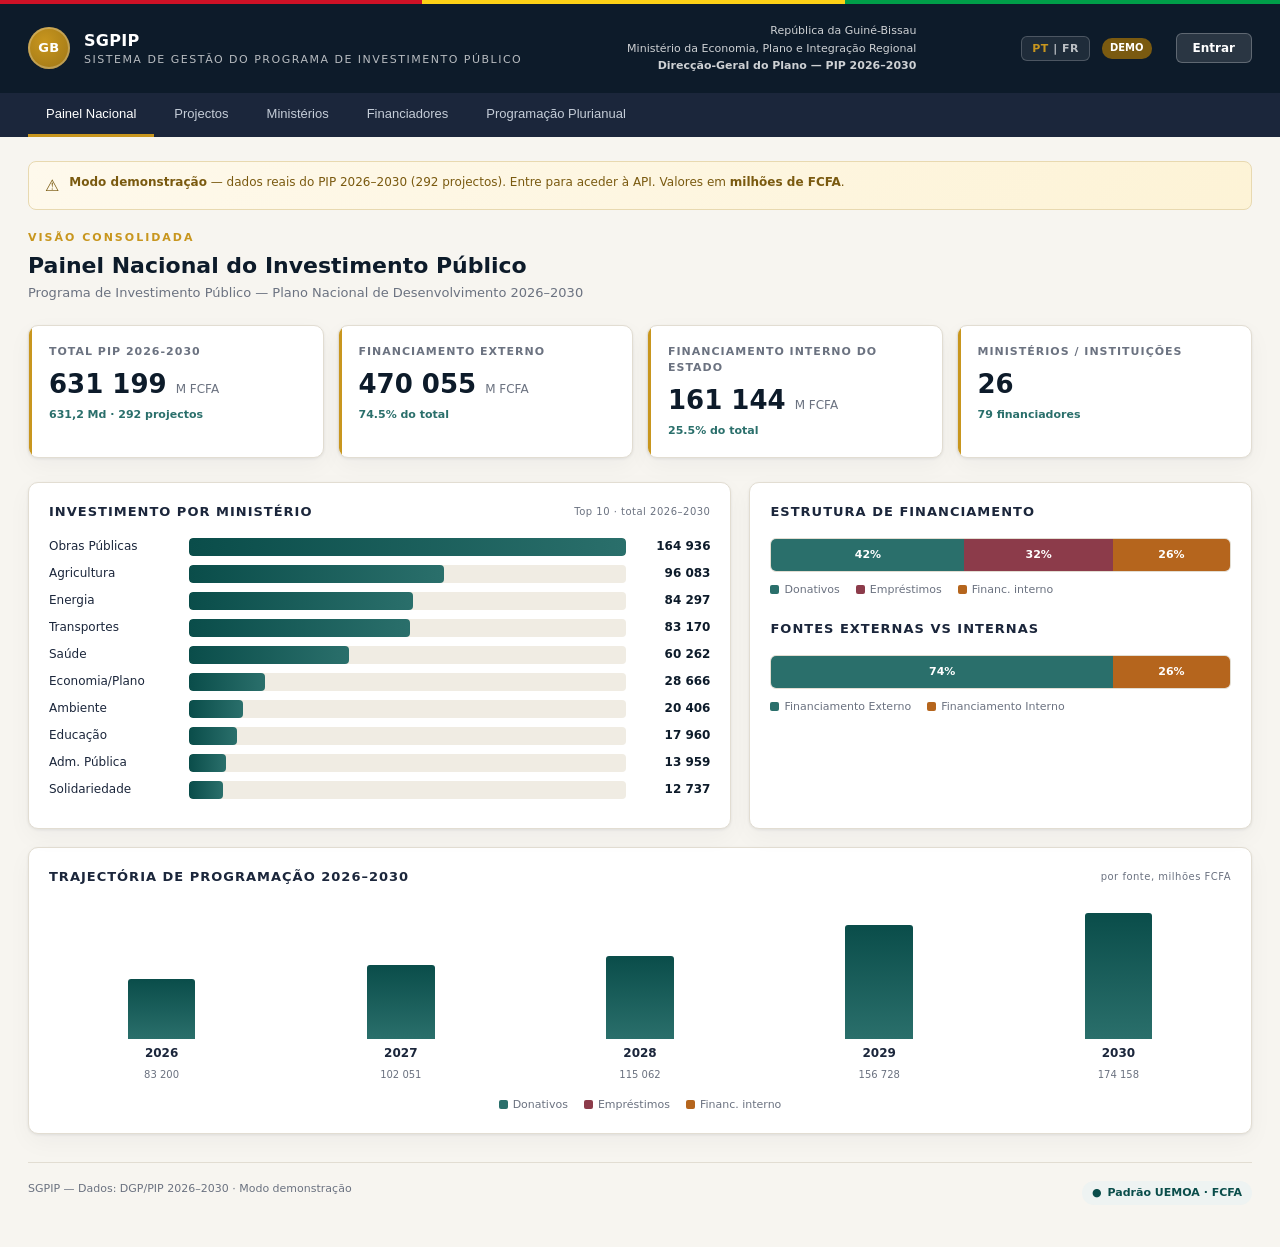
<file: frontend/index.html>
<!DOCTYPE html>
<html lang="pt" id="html-root">
<head>
<meta charset="UTF-8">
<meta name="viewport" content="width=device-width, initial-scale=1.0">
<title>SGPIP · Sistema de Gestão do Programa de Investimento Público</title>
<style>
:root{
  --ink:#0d1b2a; --ink2:#1b263b; --paper:#f7f5f0; --card:#ffffff;
  --line:#e2ddd2; --muted:#6b7280; --gold:#c8961e; --gold-dim:#e8d9b0;
  --ext:#2a6f6b; --int:#b5651d; --empr:#8c3b4a; --don:#2a6f6b;
  --accent:#0a4d4a; --shadow:0 1px 3px rgba(13,27,42,.08),0 8px 24px rgba(13,27,42,.04);
  --danger:#c0392b; --success:#1a7a4a;
}
*{box-sizing:border-box;margin:0;padding:0}
body{font-family:'Segoe UI',system-ui,-apple-system,sans-serif;background:var(--paper);color:var(--ink);line-height:1.45;font-size:14px}
.flag{height:4px;background:linear-gradient(90deg,#ce1126 0 33%,#fcd116 33% 66%,#009e49 66%)}
header{background:var(--ink);color:#fff;padding:18px 28px;display:flex;align-items:center;justify-content:space-between;flex-wrap:wrap;gap:12px}
.brand{display:flex;align-items:center;gap:14px}
.crest{width:42px;height:42px;border-radius:50%;background:radial-gradient(circle at 40% 35%,var(--gold),#9c7416);display:grid;place-items:center;font-weight:700;color:#fff;font-size:13px;letter-spacing:.5px;box-shadow:inset 0 0 0 2px rgba(255,255,255,.25)}
.brand h1{font-size:16px;font-weight:600;letter-spacing:.3px}
.brand p{font-size:11px;opacity:.7;text-transform:uppercase;letter-spacing:1.5px}
.hgov{font-size:11px;text-align:right;opacity:.8;line-height:1.6}
.hactions{display:flex;align-items:center;gap:12px}
.btn-login{background:rgba(255,255,255,.12);border:1px solid rgba(255,255,255,.25);color:#fff;padding:7px 16px;border-radius:6px;font-size:12px;cursor:pointer;font-family:inherit;font-weight:600;transition:.15s}
.btn-login:hover{background:rgba(255,255,255,.22)}
.btn-lang{background:rgba(255,255,255,.08);border:1px solid rgba(255,255,255,.2);color:rgba(255,255,255,.7);padding:5px 10px;border-radius:6px;font-size:11px;cursor:pointer;font-family:inherit;font-weight:700;letter-spacing:.5px;transition:.15s;white-space:nowrap}
.btn-lang:hover{background:rgba(255,255,255,.18);color:#fff}
.btn-lang .al{color:var(--gold)}
.user-badge{font-size:11px;background:var(--gold);color:#fff;padding:4px 10px;border-radius:20px;font-weight:600}
.api-status{font-size:10px;padding:3px 8px;border-radius:10px;font-weight:600}
.api-status.live{background:#1a7a4a;color:#fff}
.api-status.demo{background:#7a5a10;color:#fff}
nav{background:var(--ink2);padding:0 28px;display:flex;gap:2px;overflow-x:auto}
nav button{background:none;border:none;color:#c5cdd8;padding:13px 18px;font-size:13px;cursor:pointer;border-bottom:3px solid transparent;white-space:nowrap;font-weight:500;transition:.15s}
nav button:hover{color:#fff}
nav button.active{color:#fff;border-bottom-color:var(--gold)}
main{padding:24px 28px;max-width:1320px;margin:0 auto}
.view{display:none}.view.active{display:block;animation:fade .25s ease}
@keyframes fade{from{opacity:0;transform:translateY(4px)}to{opacity:1;transform:none}}
.eyebrow{font-size:11px;text-transform:uppercase;letter-spacing:2px;color:var(--gold);font-weight:700;margin-bottom:4px}
.vtitle{font-size:22px;font-weight:600;margin-bottom:2px;color:var(--ink)}
.vsub{color:var(--muted);font-size:13px;margin-bottom:22px}
.kpis{display:grid;grid-template-columns:repeat(auto-fit,minmax(210px,1fr));gap:14px;margin-bottom:24px}
.kpi{background:var(--card);border:1px solid var(--line);border-radius:10px;padding:18px 20px;box-shadow:var(--shadow);position:relative;overflow:hidden}
.kpi::before{content:"";position:absolute;left:0;top:0;bottom:0;width:3px;background:var(--gold)}
.kpi .lab{font-size:11px;text-transform:uppercase;letter-spacing:1px;color:var(--muted);font-weight:600}
.kpi .val{font-size:26px;font-weight:700;margin-top:6px;color:var(--ink);font-variant-numeric:tabular-nums}
.kpi .unit{font-size:12px;color:var(--muted);font-weight:500}
.kpi .sub{font-size:11px;color:var(--ext);margin-top:4px;font-weight:600}
.grid2{display:grid;grid-template-columns:1.4fr 1fr;gap:18px;margin-bottom:18px}
@media(max-width:900px){.grid2{grid-template-columns:1fr}}
.panel{background:var(--card);border:1px solid var(--line);border-radius:10px;padding:20px;box-shadow:var(--shadow)}
.panel h3{font-size:13px;text-transform:uppercase;letter-spacing:1px;color:var(--ink2);margin-bottom:16px;font-weight:700;display:flex;justify-content:space-between;align-items:center}
.panel h3 .note{font-size:10px;color:var(--muted);font-weight:500;letter-spacing:.5px;text-transform:none}
.bar-row{display:flex;align-items:center;gap:10px;margin-bottom:9px;font-size:12px}
.bar-row .nm{width:130px;flex-shrink:0;color:var(--ink2);font-weight:500;overflow:hidden;text-overflow:ellipsis;white-space:nowrap}
.bar-track{flex:1;background:#f0ece3;border-radius:4px;height:18px;position:relative;overflow:hidden}
.bar-fill{height:100%;border-radius:4px;background:linear-gradient(90deg,var(--accent),var(--ext));transition:width .6s ease}
.bar-row .vv{width:74px;text-align:right;font-variant-numeric:tabular-nums;color:var(--ink);font-weight:600;flex-shrink:0}
.stack{display:flex;height:34px;border-radius:6px;overflow:hidden;margin:10px 0 6px;border:1px solid var(--line)}
.stack > div{display:grid;place-items:center;color:#fff;font-size:11px;font-weight:600;transition:.3s}
.legend{display:flex;gap:16px;font-size:11px;color:var(--muted);flex-wrap:wrap}
.legend span{display:flex;align-items:center;gap:5px}
.dot{width:9px;height:9px;border-radius:2px;display:inline-block}
.yearchart{display:flex;align-items:flex-end;gap:14px;height:180px;padding-top:10px}
.ybar{flex:1;display:flex;flex-direction:column;align-items:center;gap:6px;height:100%}
.ybar .cols{flex:1;display:flex;align-items:flex-end;gap:3px;width:100%;justify-content:center}
.ycol{width:30%;border-radius:3px 3px 0 0;min-height:2px;transition:height .6s ease}
.ybar .yl{font-size:12px;font-weight:600;color:var(--ink2)}
.ybar .yt{font-size:10px;color:var(--muted);font-variant-numeric:tabular-nums}
.toolbar{display:flex;gap:10px;margin-bottom:16px;flex-wrap:wrap;align-items:center}
.toolbar input,.toolbar select{padding:9px 12px;border:1px solid var(--line);border-radius:7px;font-size:13px;background:#fff;color:var(--ink);font-family:inherit}
.toolbar input{flex:1;min-width:200px}
.toolbar input:focus,.toolbar select:focus{outline:none;border-color:var(--gold)}
.count{font-size:12px;color:var(--muted);margin-left:auto}
table{width:100%;border-collapse:collapse;font-size:12.5px}
thead th{text-align:left;padding:11px 12px;background:#f4f1ea;color:var(--ink2);font-weight:700;font-size:11px;text-transform:uppercase;letter-spacing:.5px;border-bottom:2px solid var(--gold-dim);position:sticky;top:0;cursor:pointer;user-select:none}
thead th:hover{background:#ece7dc}
thead th.num,td.num{text-align:right;font-variant-numeric:tabular-nums}
tbody td{padding:10px 12px;border-bottom:1px solid #f0ece3;vertical-align:top}
tbody tr:hover{background:#faf8f3}
.tag{display:inline-block;padding:2px 8px;border-radius:20px;font-size:10.5px;font-weight:600;background:var(--gold-dim);color:#7a5a10}
.tag.ext{background:#d4e8e6;color:#1d514e}.tag.est{background:#f0dcc4;color:#7a4612}
.code{font-family:'Consolas',monospace;font-size:11px;color:var(--muted)}
.pname{font-weight:500;color:var(--ink);max-width:340px}
.tablewrap{background:var(--card);border:1px solid var(--line);border-radius:10px;overflow:hidden;box-shadow:var(--shadow);max-height:620px;overflow-y:auto}
.foot{margin-top:28px;padding:18px 0;border-top:1px solid var(--line);font-size:11px;color:var(--muted);display:flex;justify-content:space-between;flex-wrap:wrap;gap:8px}
.pill{display:inline-flex;align-items:center;gap:6px;background:#eef3f2;color:var(--accent);padding:4px 10px;border-radius:20px;font-size:11px;font-weight:600}
.banner{border-radius:8px;padding:12px 16px;font-size:12px;margin-bottom:20px;display:flex;gap:10px;align-items:flex-start}
.banner.info{background:linear-gradient(135deg,#fef9ec,#fdf3d6);border:1px solid var(--gold-dim);color:#7a5a10}
.banner.success{background:#eaf5ee;border:1px solid #a5d6b5;color:#1a5a30}
.mini{font-size:11px;color:var(--muted);margin-top:3px}
/* Login modal */
.modal-overlay{position:fixed;inset:0;background:rgba(0,0,0,.5);display:grid;place-items:center;z-index:1000;animation:fade .2s ease}
.modal{background:#fff;border-radius:14px;padding:40px;width:100%;max-width:380px;box-shadow:0 20px 60px rgba(0,0,0,.25)}
.modal h2{font-size:20px;font-weight:700;margin-bottom:6px;color:var(--ink)}
.modal p{font-size:13px;color:var(--muted);margin-bottom:24px}
.form-group{margin-bottom:16px}
.form-group label{display:block;font-size:12px;font-weight:600;color:var(--ink2);margin-bottom:6px;text-transform:uppercase;letter-spacing:.5px}
.form-group input{width:100%;padding:10px 14px;border:1px solid var(--line);border-radius:8px;font-size:14px;font-family:inherit;transition:.15s}
.form-group input:focus{outline:none;border-color:var(--gold);box-shadow:0 0 0 3px rgba(200,150,30,.15)}
.btn-primary{width:100%;padding:12px;background:var(--accent);color:#fff;border:none;border-radius:8px;font-size:14px;font-weight:600;cursor:pointer;font-family:inherit;transition:.15s}
.btn-primary:hover{background:#0d6560}
.btn-primary:disabled{opacity:.6;cursor:not-allowed}
.form-error{color:var(--danger);font-size:12px;margin-top:8px;display:none}
.modal-skip{text-align:center;margin-top:16px;font-size:12px;color:var(--muted)}
.modal-skip a{color:var(--accent);cursor:pointer;text-decoration:underline}
/* Loading */
.loading{text-align:center;padding:40px;color:var(--muted);font-size:13px}
.spinner{width:28px;height:28px;border:3px solid var(--line);border-top-color:var(--accent);border-radius:50%;animation:spin .7s linear infinite;margin:0 auto 12px}
@keyframes spin{to{transform:rotate(360deg)}}
/* Workflow badges */
.wf{display:inline-block;padding:2px 9px;border-radius:20px;font-size:10.5px;font-weight:700;letter-spacing:.4px}
.wf-RASCUNHO{background:#dbeafe;color:#1d4ed8}
.wf-SUBMETIDO{background:#fef3c7;color:#92400e}
.wf-VALIDADO{background:#d1fae5;color:#065f46}
/* Small action buttons */
.btn-sm{padding:4px 10px;border-radius:5px;font-size:11px;font-weight:600;cursor:pointer;border:1px solid transparent;font-family:inherit;transition:.12s;white-space:nowrap;display:inline-block}
.btn-edit{background:#eff6ff;color:#1d4ed8;border-color:#bfdbfe}.btn-edit:hover{background:#dbeafe}
.btn-sub{background:#fef3c7;color:#92400e;border-color:#fde68a}.btn-sub:hover{background:#fde68a}
.btn-val{background:#d1fae5;color:#065f46;border-color:#a7f3d0}.btn-val:hover{background:#a7f3d0}
.btn-rej{background:#fee2e2;color:#991b1b;border-color:#fca5a5}.btn-rej:hover{background:#fca5a5}
.btn-del{background:#f9fafb;color:#6b7280;border-color:#d1d5db}.btn-del:hover{background:#f3f4f6;color:#111827}
.btn-add{background:var(--accent);color:#fff;border:none;padding:9px 18px;border-radius:8px;font-size:13px;font-weight:600;cursor:pointer;font-family:inherit;transition:.15s}
.btn-add:hover{background:#0d6560}
/* Wide modal */
.modal-wide{max-width:820px;padding:28px 32px;max-height:92vh;overflow-y:auto}
.modal-tabs{display:flex;border-bottom:2px solid var(--line);margin-bottom:22px}
.modal-tab{padding:10px 18px;font-size:13px;font-weight:600;cursor:pointer;border:none;background:none;color:var(--muted);border-bottom:3px solid transparent;margin-bottom:-2px;font-family:inherit;transition:.12s}
.modal-tab.active{color:var(--ink);border-bottom-color:var(--gold)}
.tab-pane{display:none}.tab-pane.active{display:block}
.form-row{display:grid;grid-template-columns:1fr 1fr;gap:14px}
.form-row3{display:grid;grid-template-columns:1fr 1fr 1fr;gap:14px}
@media(max-width:600px){.form-row,.form-row3{grid-template-columns:1fr}}
.form-group select,.form-group textarea{width:100%;padding:10px 14px;border:1px solid var(--line);border-radius:8px;font-size:13px;font-family:inherit;background:#fff;transition:.15s;color:var(--ink)}
.form-group select:focus,.form-group textarea:focus{outline:none;border-color:var(--gold);box-shadow:0 0 0 3px rgba(200,150,30,.15)}
.form-group textarea{resize:vertical;min-height:56px}
.form-group input[type="date"]{width:100%;padding:10px 14px;border:1px solid var(--line);border-radius:8px;font-size:13px;font-family:inherit}
/* Programming grid */
.prog-grid{width:100%;border-collapse:collapse;margin-top:4px;font-size:12.5px}
.prog-grid th{background:#f4f1ea;padding:8px 10px;font-size:11px;font-weight:700;text-align:center;border:1px solid var(--line);white-space:nowrap}
.prog-grid td{padding:4px 6px;border:1px solid var(--line)}
.prog-grid td:first-child{font-weight:700;text-align:center;background:#fafaf8;color:var(--ink2);width:54px}
.prog-grid input{width:100%;border:none;background:none;font-size:12.5px;text-align:right;font-family:inherit;padding:4px 6px;min-width:90px}
.prog-grid input:focus{outline:1px solid var(--gold);border-radius:3px;background:#fffde7}
.prog-total{font-size:11px;color:var(--muted);margin-top:8px;text-align:right}
/* Confirm sub-modal */
.confirm-overlay{position:fixed;inset:0;background:rgba(0,0,0,.45);display:grid;place-items:center;z-index:2000;animation:fade .15s ease}
.confirm-box{background:#fff;border-radius:12px;padding:28px;max-width:400px;width:100%;box-shadow:0 20px 60px rgba(0,0,0,.3)}
.confirm-box h3{font-size:16px;font-weight:700;margin-bottom:8px}
.confirm-box p{font-size:13px;color:var(--muted);margin-bottom:18px}
.confirm-actions{display:flex;gap:10px;justify-content:flex-end}
/* Saisie view */
.saisie-toolbar{display:flex;gap:10px;margin-bottom:16px;align-items:center;flex-wrap:wrap}
.saisie-toolbar input{padding:9px 12px;border:1px solid var(--line);border-radius:7px;font-size:13px;flex:1;min-width:180px;font-family:inherit}
.saisie-toolbar input:focus{outline:none;border-color:var(--gold)}
.saisie-toolbar select{padding:9px 12px;border:1px solid var(--line);border-radius:7px;font-size:13px;background:#fff;font-family:inherit}
.row-actions{display:flex;gap:5px;flex-wrap:wrap}
/* Sintese / Resumo table */
.sintese-pane{margin-top:0}
.resumo-wrap{overflow-x:auto;background:var(--card);border:1px solid var(--line);border-radius:0 0 10px 10px;box-shadow:var(--shadow)}
.resumo-tbl{width:100%;border-collapse:collapse;font-size:12px;min-width:900px}
.resumo-tbl thead tr.rh1 th{background:#2a3f52;color:#fff;padding:7px 10px;text-align:center;font-size:11px;font-weight:700;letter-spacing:.3px;border:1px solid #3a5068;white-space:nowrap}
.resumo-tbl thead tr.rh2 th{background:#3a5068;color:#d0dce8;padding:5px 8px;text-align:center;font-size:10px;font-weight:600;border:1px solid #4a607a;white-space:nowrap}
.resumo-tbl tbody td{padding:6px 9px;border:1px solid #e8e4da;font-variant-numeric:tabular-nums;white-space:nowrap}
.resumo-tbl tbody td.dim-label{font-weight:600;color:var(--ink2);white-space:normal;min-width:150px;max-width:220px}
.resumo-tbl tbody td.num-cell{text-align:right;color:var(--ink);font-size:11.5px}
.resumo-tbl tbody td.pct-cell{text-align:right;color:var(--muted);font-size:10.5px}
.resumo-tbl tbody td.total-cell{text-align:right;font-weight:700;color:var(--accent);font-size:12px}
.resumo-tbl tfoot tr.grand-row td{background:#f4f1ea;font-weight:700;padding:7px 9px;border:1px solid #d8d4cc;font-size:12px}
.resumo-tbl tfoot tr.grand-row td.num-cell{color:var(--accent)}
.resumo-tbl tbody tr:hover td{background:#faf8f3}
.sintese-error{background:#fee2e2;border:1px solid #fca5a5;color:#991b1b;border-radius:8px;padding:12px 16px;font-size:13px;margin-top:12px}
</style>
</head>
<body>
<div class="flag"></div>
<header>
  <div class="brand">
    <div class="crest">GB</div>
    <div><h1>SGPIP</h1><p data-i18n="brand_sub">Sistema de Gestão do Programa de Investimento Público</p></div>
  </div>
  <div class="hgov" id="hgov-text">República da Guiné-Bissau<br>Ministério da Economia, Plano e Integração Regional<br><b>Direcção-Geral do Plano &mdash; PIP 2026&ndash;2030</b></div>
  <div class="hactions">
    <button class="btn-lang" id="btn-lang" onclick="toggleLang()" title="Mudar língua / Changer de langue"><span id="lang-label-1" class="al">PT</span> | <span id="lang-label-2">FR</span></button>
    <span id="api-badge" class="api-status demo">DEMO</span>
    <span id="user-info"></span>
    <button id="btn-login-header" class="btn-login" onclick="showLogin()" data-i18n="btn_login">Entrar</button>
  </div>
</header>
<nav>
  <button class="active" data-v="dash" data-i18n="nav_dash">Painel Nacional</button>
  <button data-v="proj" data-i18n="nav_proj">Projectos</button>
  <button data-v="min" data-i18n="nav_min">Ministérios</button>
  <button data-v="fin" data-i18n="nav_fin">Financiadores</button>
  <button data-v="prog" data-i18n="nav_prog">Programação Plurianual</button>
  <button data-v="saisie" id="nav-saisie" style="display:none" data-i18n="nav_saisie">Saisie</button>
  <button data-v="sintese" id="nav-sintese" style="display:none" data-i18n="nav_sintese">Síntese</button>
</nav>
<main>
  <div id="main-banner" class="banner info">
    <span style="font-size:16px">&#9888;</span>
    <div id="main-banner-text"><b>Modo demonstração</b> &mdash; dados reais do PIP 2026&ndash;2030 (292 projectos, 631 mil milhões FCFA). Entre com as suas credenciais para aceder à API em tempo real. Valores em <b>milhões de FCFA</b> salvo indicação.</div>
  </div>

  <!-- DASHBOARD -->
  <div class="view active" id="dash">
    <div class="eyebrow" data-i18n="eyebrow_dash">Visão Consolidada</div>
    <div class="vtitle" data-i18n="vtitle_dash">Painel Nacional do Investimento Público</div>
    <div class="vsub" data-i18n="vsub_dash">Programa de Investimento Público &mdash; Plano Nacional de Desenvolvimento 2026&ndash;2030</div>
    <div class="kpis" id="kpis"><div class="loading"><div class="spinner"></div><span data-i18n="loading">A carregar...</span></div></div>
    <div class="grid2">
      <div class="panel">
        <h3 id="panel-by-ministry-h3">Investimento por Ministério <span class="note">Top 10 &middot; total 2026&ndash;2030</span></h3>
        <div id="minbars"><div class="loading"><div class="spinner"></div></div></div>
      </div>
      <div class="panel">
        <h3 data-i18n="panel_financing">Estrutura de Financiamento</h3>
        <div class="stack" id="finstack"></div>
        <div class="legend" style="margin-top:10px">
          <span><i class="dot" style="background:var(--don)"></i><span data-i18n="legend_donations">Donativos</span></span>
          <span><i class="dot" style="background:var(--empr)"></i><span data-i18n="legend_loans">Empréstimos</span></span>
          <span><i class="dot" style="background:var(--int)"></i><span data-i18n="legend_state">Financ. interno</span></span>
        </div>
        <div style="margin-top:22px">
          <h3 data-i18n="panel_ext_int">Fontes Externas vs Internas</h3>
          <div class="stack" id="extint"></div>
          <div class="legend" style="margin-top:10px">
            <span><i class="dot" style="background:var(--ext)"></i><span data-i18n="legend_external">Financiamento Externo</span></span>
            <span><i class="dot" style="background:var(--int)"></i><span data-i18n="legend_internal">Financiamento Interno</span></span>
          </div>
        </div>
      </div>
    </div>
    <div class="panel">
      <h3 id="panel-trajectory-h3">Trajectória de Programação 2026&ndash;2030 <span class="note">por fonte, milhões FCFA</span></h3>
      <div class="yearchart" id="yearchart"></div>
      <div class="legend" style="margin-top:14px;justify-content:center">
        <span><i class="dot" style="background:var(--don)"></i><span data-i18n="legend_donations">Donativos</span></span>
        <span><i class="dot" style="background:var(--empr)"></i><span data-i18n="legend_loans">Empréstimos</span></span>
        <span><i class="dot" style="background:var(--int)"></i><span data-i18n="legend_state">Financ. interno</span></span>
      </div>
    </div>
  </div>

  <!-- PROJECTOS -->
  <div class="view" id="proj">
    <div class="eyebrow" data-i18n="eyebrow_proj">Carteira de Projectos</div>
    <div class="vtitle" data-i18n="vtitle_proj">Projectos de Investimento</div>
    <div class="vsub" data-i18n="vsub_proj">Pesquise, filtre e ordene os 292 projectos do PIP</div>
    <div class="toolbar">
      <input id="search" data-i18n-ph="search_placeholder" placeholder="Pesquisar por nome, código ou financiador...">
      <select id="fmin"><option value="" data-i18n="all_ministries">Todos os ministérios</option></select>
      <select id="ffin">
        <option value="" data-i18n="all_sources">Todas as fontes</option>
        <option value="ext" data-i18n="filter_ext">Externo</option>
        <option value="est" data-i18n="filter_state">Estado</option>
      </select>
      <span class="count" id="pcount"></span>
    </div>
    <div class="tablewrap">
      <table>
        <thead><tr>
          <th data-s="code" data-i18n="th_code">Código</th>
          <th data-s="nome" data-i18n="th_project">Projecto</th>
          <th data-s="min_abbr" data-i18n="th_ministry">Ministério</th>
          <th data-s="financiador" data-i18n="th_financier">Financiador</th>
          <th class="num" data-s="total" data-i18n="th_total">Total PND</th>
        </tr></thead>
        <tbody id="ptbody"></tbody>
      </table>
    </div>
  </div>

  <!-- MINISTERIOS -->
  <div class="view" id="min">
    <div class="eyebrow" data-i18n="eyebrow_min">Análise Sectorial</div>
    <div class="vtitle" data-i18n="vtitle_min">Investimento por Ministério</div>
    <div class="vsub" data-i18n="vsub_min">Repartição dos 631 mil milhões FCFA entre os 26 ministérios e instituições</div>
    <div class="saisie-toolbar">
      <button class="btn-add" id="btn-new-ministry" style="display:none" onclick="openMinistryForm()" data-i18n="btn_new_ministry">+ Novo Ministério</button>
    </div>
    <div class="panel"><div id="minfull"></div></div>
  </div>

  <!-- FINANCIADORES -->
  <div class="view" id="fin">
    <div class="eyebrow" data-i18n="eyebrow_fin">Parceiros e Fontes</div>
    <div class="vtitle" data-i18n="vtitle_fin">Financiadores do PIP</div>
    <div class="vsub" data-i18n="vsub_fin">Parceiros técnicos e financeiros, e contribuição do Estado</div>
    <div class="panel"><div id="finfull"></div></div>
  </div>

  <!-- PROGRAMAÇÃO -->
  <div class="view" id="prog">
    <div class="eyebrow" data-i18n="eyebrow_prog">Quadro Plurianual</div>
    <div class="vtitle" data-i18n="vtitle_prog">Programação Plurianual</div>
    <div class="vsub" data-i18n="vsub_prog">Distribuição anual do investimento total, 2026&ndash;2030</div>
    <div class="kpis" id="progkpis"></div>
    <div class="panel">
      <h3 data-i18n="panel_annual">Evolução anual do total programado</h3>
      <div class="yearchart" id="progchart"></div>
    </div>
  </div>

  <!-- SAISIE CONTINUE -->
  <div class="view" id="saisie">
    <div class="eyebrow" id="saisie-eyebrow" data-i18n="eyebrow_saisie">Saisie Continue</div>
    <div class="vtitle" id="saisie-vtitle" data-i18n="vtitle_saisie">Gestão de Projectos</div>
    <div class="vsub" id="saisie-vsub" data-i18n="vsub_saisie">Criar, editar e acompanhar os projectos do seu ministério</div>
    <div class="saisie-toolbar">
      <button class="btn-add" id="btn-new-project" style="display:none" onclick="openProjectForm(null)" data-i18n="btn_new_project">+ Novo Projecto</button>
      <input id="saisie-search" data-i18n-ph="search_placeholder" placeholder="Pesquisar...">
      <select id="saisie-fwf">
        <option value="" data-i18n="all_statuses">Todos os estados</option>
        <option value="RASCUNHO" data-i18n="wf_RASCUNHO">Rascunho</option>
        <option value="SUBMETIDO" data-i18n="wf_SUBMETIDO">Submetido</option>
        <option value="VALIDADO" data-i18n="wf_VALIDADO">Validado</option>
      </select>
      <span class="count" id="saisie-count"></span>
    </div>
    <div class="tablewrap">
      <table>
        <thead><tr>
          <th data-i18n="th_code">Código</th>
          <th data-i18n="th_project">Projecto</th>
          <th data-i18n="th_ministry">Ministério</th>
          <th data-i18n="th_wf_status">Estado</th>
          <th class="num" data-i18n="th_total">Total</th>
          <th data-i18n="th_actions">Acções</th>
        </tr></thead>
        <tbody id="saisie-tbody"></tbody>
      </table>
    </div>
  </div>

  <!-- SINTESE -->
  <div class="view" id="sintese">
    <div class="eyebrow" data-i18n="eyebrow_sintese">Síntese do PIP</div>
    <div class="vtitle" data-i18n="vtitle_sintese">Quadros de Síntese</div>
    <div class="vsub" data-i18n="vsub_sintese">Resumos por Pilar PND, Sector, Natureza da Despesa e Prioridade Governamental</div>

    <!-- Sintese controls -->
    <div class="toolbar" style="margin-bottom:16px;gap:10px;flex-wrap:wrap">
      <select id="sintese-year" style="padding:9px 12px;border:1px solid var(--line);border-radius:7px;font-size:13px;background:#fff;font-family:inherit">
        <option value="" data-i18n="sintese_all_years">Todos os anos</option>
        <option value="2026">2026</option>
        <option value="2027">2027</option>
        <option value="2028">2028</option>
        <option value="2029">2029</option>
        <option value="2030">2030</option>
      </select>
      <label style="display:flex;align-items:center;gap:6px;font-size:13px;cursor:pointer">
        <input type="checkbox" id="sintese-validated"> <span data-i18n="sintese_validated_only">Apenas validados</span>
      </label>
      <button onclick="loadSintese()" class="btn-add" style="padding:9px 18px" data-i18n="sintese_refresh">Actualizar</button>
    </div>

    <!-- Sintese sub-tabs -->
    <div class="modal-tabs" style="margin-bottom:0">
      <button class="modal-tab active" id="stab-pnd" onclick="switchSinteseTab('pnd')" data-i18n="stab_pnd">PND</button>
      <button class="modal-tab" id="stab-sector" onclick="switchSinteseTab('sector')" data-i18n="stab_sector">Sectores</button>
      <button class="modal-tab" id="stab-nat" onclick="switchSinteseTab('nat')" data-i18n="stab_nat">Natureza Despesa</button>
      <button class="modal-tab" id="stab-gov" onclick="switchSinteseTab('gov')" data-i18n="stab_gov">Prior. Governo</button>
    </div>

    <div id="sintese-pnd-pane" class="sintese-pane">
      <div id="sintese-pnd-content"><div class="loading"><div class="spinner"></div><span data-i18n="loading">A carregar...</span></div></div>
    </div>
    <div id="sintese-sector-pane" class="sintese-pane" style="display:none">
      <div id="sintese-sector-content"><div class="loading"><div class="spinner"></div></div></div>
    </div>
    <div id="sintese-nat-pane" class="sintese-pane" style="display:none">
      <div id="sintese-nat-content"><div class="loading"><div class="spinner"></div></div></div>
    </div>
    <div id="sintese-gov-pane" class="sintese-pane" style="display:none">
      <div id="sintese-gov-content"><div class="loading"><div class="spinner"></div></div></div>
    </div>
  </div>

  <div class="foot">
    <span>SGPIP &mdash; Dados: DGP/PIP 2026&ndash;2030 &middot; <span id="foot-mode" data-i18n="foot_demo">Modo demonstração</span></span>
    <span class="pill">&#9679; <span data-i18n="foot_standard">Padrão UEMOA &middot; FCFA</span></span>
  </div>
</main>

<!-- Login Modal -->
<div id="login-modal" class="modal-overlay" style="display:none">
  <div class="modal">
    <div style="display:flex;align-items:center;gap:10px;margin-bottom:20px">
      <div class="crest" style="width:36px;height:36px;font-size:11px">GB</div>
      <div><h2 style="margin:0">SGPIP</h2><p style="margin:0;font-size:11px" data-i18n="login_subtitle">Autenticação segura</p></div>
    </div>
    <div class="form-group">
      <label data-i18n="login_user_label">Utilizador</label>
      <input id="login-user" type="text" data-i18n-ph="login_user_placeholder" placeholder="nome.utilizador" autocomplete="username">
    </div>
    <div class="form-group">
      <label data-i18n="login_pass_label">Palavra-passe</label>
      <input id="login-pass" type="password" placeholder="••••••••" autocomplete="current-password">
    </div>
    <div id="login-error" class="form-error" data-i18n="login_error">Credenciais inválidas. Tente novamente.</div>
    <button id="btn-do-login" class="btn-primary" onclick="doLogin()" data-i18n="login_btn">Entrar</button>
    <div class="modal-skip">
      <a onclick="closeLogin()" data-i18n="login_skip">Continuar em modo demonstração</a>
    </div>
  </div>
</div>

<!-- Project Form Modal -->
<div id="project-modal" class="modal-overlay" style="display:none">
  <div class="modal modal-wide">
    <div style="display:flex;justify-content:space-between;align-items:center;margin-bottom:18px">
      <h2 id="project-modal-title" style="font-size:18px;font-weight:700;color:var(--ink)">Novo Projecto</h2>
      <button onclick="closeProjectModal()" style="background:none;border:none;font-size:20px;cursor:pointer;color:var(--muted);line-height:1">&times;</button>
    </div>
    <div class="modal-tabs">
      <button class="modal-tab active" id="tab-info" onclick="switchTab('info')" data-i18n="tab_info">Identificação</button>
      <button class="modal-tab" id="tab-prog" onclick="switchTab('prog')" data-i18n="tab_prog_saisie">Programação</button>
    </div>
    <!-- Tab 1: Project info -->
    <div class="tab-pane active" id="pane-info">
      <div class="form-row" style="margin-bottom:14px">
        <div class="form-group">
          <label data-i18n="field_code">Código</label>
          <input id="f-code" type="text" placeholder="ex: 123456789" style="width:100%;padding:10px 14px;border:1px solid var(--line);border-radius:8px;font-size:13px;font-family:inherit">
        </div>
        <div class="form-group">
          <label data-i18n="field_status_exec">Estado de Execução</label>
          <select id="f-status">
            <option value="IDENTIFIED">Identificado</option>
            <option value="IN_PROGRESS">Em Execução</option>
            <option value="COMPLETED">Concluído</option>
            <option value="SUSPENDED">Suspenso</option>
            <option value="CANCELLED">Cancelado</option>
          </select>
        </div>
      </div>
      <div class="form-group" style="margin-bottom:14px">
        <label data-i18n="field_title">Título</label>
        <input id="f-title" type="text" placeholder="Título completo do projecto" style="width:100%;padding:10px 14px;border:1px solid var(--line);border-radius:8px;font-size:13px;font-family:inherit">
      </div>
      <div class="form-row" style="margin-bottom:14px">
        <div class="form-group">
          <label data-i18n="field_ministry">Ministério</label>
          <select id="f-ministry"></select>
        </div>
        <div class="form-group">
          <label data-i18n="field_sector">Sector</label>
          <select id="f-sector"><option value="">—</option></select>
        </div>
      </div>
      <div class="form-row" style="margin-bottom:14px">
        <div class="form-group">
          <label data-i18n="field_pillar">Pilar PND</label>
          <select id="f-pillar"><option value="">—</option></select>
        </div>
        <div class="form-group">
          <label data-i18n="field_financier">Financiador Principal</label>
          <select id="f-financier"><option value="">—</option></select>
        </div>
      </div>
      <div class="form-row" style="margin-bottom:14px">
        <div class="form-group">
          <label data-i18n="field_start_date">Data de Início</label>
          <input id="f-start" type="date" style="width:100%;padding:10px 14px;border:1px solid var(--line);border-radius:8px;font-size:13px;font-family:inherit">
        </div>
        <div class="form-group">
          <label data-i18n="field_end_date">Data de Fim</label>
          <input id="f-end" type="date" style="width:100%;padding:10px 14px;border:1px solid var(--line);border-radius:8px;font-size:13px;font-family:inherit">
        </div>
      </div>
      <div class="form-group" style="margin-bottom:14px">
        <label data-i18n="field_description">Descrição</label>
        <textarea id="f-desc" rows="3" placeholder="Descrição do projecto (opcional)"></textarea>
      </div>
      <div id="form-error-info" class="form-error"></div>
    </div>
    <!-- Tab 2: Pluriannual programming -->
    <div class="tab-pane" id="pane-prog">
      <p style="font-size:12px;color:var(--muted);margin-bottom:14px" data-i18n="prog_hint">Insira os montants anuais em FCFA (mínimo 0). O total do projecto será recalculado automaticamente.</p>
      <div style="overflow-x:auto">
        <table class="prog-grid">
          <thead>
            <tr>
              <th data-i18n="th_year">Ano</th>
              <th data-i18n="legend_donations">Donativos (FCFA)</th>
              <th data-i18n="legend_loans">Empréstimos (FCFA)</th>
              <th data-i18n="legend_state">Financ. interno do Estado (FCFA)</th>
              <th data-i18n="th_year_total">Total Ano</th>
            </tr>
          </thead>
          <tbody id="prog-rows"></tbody>
        </table>
      </div>
      <div class="prog-total"><span data-i18n="prog_grand_total">Total geral : </span><strong id="prog-grand-total">0</strong> FCFA</div>
      <div id="form-error-prog" class="form-error"></div>
    </div>
    <!-- Modal actions -->
    <div style="display:flex;justify-content:flex-end;gap:10px;margin-top:22px;padding-top:16px;border-top:1px solid var(--line)">
      <button onclick="closeProjectModal()" style="padding:10px 20px;border:1px solid var(--line);border-radius:8px;background:#fff;font-size:13px;font-weight:600;cursor:pointer;font-family:inherit" data-i18n="btn_cancel">Cancelar</button>
      <button id="btn-save-project" onclick="saveProject()" class="btn-primary" style="width:auto;padding:10px 24px" data-i18n="btn_save">Guardar</button>
    </div>
  </div>
</div>

<!-- Ministry Form Modal -->
<div id="ministry-modal" class="modal-overlay" style="display:none">
  <div class="modal" style="max-width:520px;padding:28px 32px">
    <div style="display:flex;justify-content:space-between;align-items:center;margin-bottom:18px">
      <h2 id="ministry-modal-title" style="font-size:18px;font-weight:700;color:var(--ink)" data-i18n="ministry_modal_title">Novo Ministério</h2>
      <button onclick="closeMinistryModal()" style="background:none;border:none;font-size:20px;cursor:pointer;color:var(--muted);line-height:1">&times;</button>
    </div>
    <div class="form-group" style="margin-bottom:14px">
      <label data-i18n="field_ministry_name">Nome do Ministério</label>
      <input id="fm-name" type="text" placeholder="Ex: Ministère de l'Éducation Nationale" style="width:100%;padding:10px 14px;border:1px solid var(--line);border-radius:8px;font-size:13px;font-family:inherit">
    </div>
    <div class="form-group" style="margin-bottom:14px">
      <label data-i18n="field_short_name">Sigla</label>
      <input id="fm-short" type="text" placeholder="Ex: MEN" style="width:100%;padding:10px 14px;border:1px solid var(--line);border-radius:8px;font-size:13px;font-family:inherit">
    </div>
    <div class="form-row" style="margin-bottom:14px">
      <div class="form-group">
        <label data-i18n="field_pillar">Pilar PND</label>
        <select id="fm-pillar"><option value="">—</option></select>
      </div>
      <div class="form-group">
        <label data-i18n="field_gov_priority">Prioridade Governamental</label>
        <select id="fm-govpriority"><option value="">—</option></select>
      </div>
    </div>
    <div id="ministry-form-error" class="form-error"></div>
    <div style="display:flex;justify-content:flex-end;gap:10px;margin-top:22px;padding-top:16px;border-top:1px solid var(--line)">
      <button onclick="closeMinistryModal()" style="padding:10px 20px;border:1px solid var(--line);border-radius:8px;background:#fff;font-size:13px;font-weight:600;cursor:pointer;font-family:inherit" data-i18n="btn_cancel">Cancelar</button>
      <button id="btn-save-ministry" onclick="saveMinistry()" class="btn-primary" style="width:auto;padding:10px 24px" data-i18n="btn_save">Guardar</button>
    </div>
  </div>
</div>

<!-- Confirm / Reject Modal -->
<div id="confirm-overlay" class="confirm-overlay" style="display:none">
  <div class="confirm-box">
    <h3 id="confirm-title">Confirmar</h3>
    <p id="confirm-msg"></p>
    <div id="confirm-note-wrap" style="display:none;margin-bottom:14px">
      <label style="font-size:12px;font-weight:600;color:var(--ink2);display:block;margin-bottom:6px" data-i18n="field_rejection_note">Nota de rejeição (opcional)</label>
      <textarea id="confirm-note" rows="2" style="width:100%;padding:8px 12px;border:1px solid var(--line);border-radius:8px;font-size:13px;font-family:inherit;resize:none"></textarea>
    </div>
    <div class="confirm-actions">
      <button onclick="closeConfirm()" style="padding:9px 18px;border:1px solid var(--line);border-radius:8px;background:#fff;font-size:13px;font-weight:600;cursor:pointer;font-family:inherit" data-i18n="btn_cancel">Cancelar</button>
      <button id="confirm-ok" class="btn-primary" style="width:auto;padding:9px 18px" data-i18n="btn_confirm">Confirmar</button>
    </div>
  </div>
</div>

<script>
// ============================================================
// CONFIG
// ============================================================
const API_BASE = '/api/v1';
const ANOS = [2026, 2027, 2028, 2029, 2030];
const M = 1000; // dados em milhares de FCFA → dividir por 1000 para milhões
let ACCESS_TOKEN = localStorage.getItem('sigip_token') || null;
let DEMO_MODE = true;
let PIP_DATA = [];

// ============================================================
// I18N — TRANSLATIONS
// ============================================================
let CL = localStorage.getItem('sigip_lang') || 'pt'; // current language

const I18N = {
  pt: {
    brand_sub: 'Sistema de Gestão do Programa de Investimento Público',
    hgov: 'República da Guiné-Bissau<br>Ministério da Economia, Plano e Integração Regional<br><b>Direcção-Geral do Plano &mdash; PIP 2026&ndash;2030</b>',
    btn_login: 'Entrar',
    btn_logout: 'Sair',
    nav_dash: 'Painel Nacional',
    nav_proj: 'Projectos',
    nav_min: 'Ministérios',
    nav_fin: 'Financiadores',
    nav_prog: 'Programação Plurianual',
    banner_demo_html: '<b>Modo demonstração</b> &mdash; dados reais do PIP 2026&ndash;2030 (292 projectos). Entre para aceder à API. Valores em <b>milhões de FCFA</b>.',
    banner_live_html: '<b>Ligado à API</b> &mdash; dados em tempo real da base de dados SGPIP.',
    eyebrow_dash: 'Visão Consolidada',
    vtitle_dash: 'Painel Nacional do Investimento Público',
    vsub_dash: 'Programa de Investimento Público &mdash; Plano Nacional de Desenvolvimento 2026&ndash;2030',
    panel_by_ministry: 'Investimento por Ministério',
    panel_financing: 'Estrutura de Financiamento',
    legend_donations: 'Donativos',
    legend_loans: 'Empréstimos',
    legend_state: 'Financ. interno',
    legend_external: 'Financiamento Externo',
    legend_internal: 'Financiamento Interno',
    panel_ext_int: 'Fontes Externas vs Internas',
    panel_trajectory: 'Trajectória de Programação 2026&ndash;2030',
    note_top10: 'Top 10 &middot; total 2026&ndash;2030',
    note_per_source: 'por fonte, milhões FCFA',
    eyebrow_proj: 'Carteira de Projectos',
    vtitle_proj: 'Projectos de Investimento',
    vsub_proj: 'Pesquise, filtre e ordene os 292 projectos do PIP',
    search_placeholder: 'Pesquisar por nome, código ou financiador...',
    all_ministries: 'Todos os ministérios',
    all_sources: 'Todas as fontes',
    filter_ext: 'Externo',
    filter_state: 'Estado',
    th_code: 'Código',
    th_project: 'Projecto',
    th_ministry: 'Ministério',
    th_financier: 'Financiador',
    th_total: 'Total PND',
    eyebrow_min: 'Análise Sectorial',
    vtitle_min: 'Investimento por Ministério',
    vsub_min: 'Repartição dos 631 mil milhões FCFA entre os 26 ministérios e instituições',
    eyebrow_fin: 'Parceiros e Fontes',
    vtitle_fin: 'Financiadores do PIP',
    vsub_fin: 'Parceiros técnicos e financeiros, e contribuição do Estado',
    eyebrow_prog: 'Quadro Plurianual',
    vtitle_prog: 'Programação Plurianual',
    vsub_prog: 'Distribuição anual do investimento total, 2026&ndash;2030',
    panel_annual: 'Evolução anual do total programado',
    foot_demo: 'Modo demonstração',
    foot_live: 'API em tempo real',
    foot_standard: 'Padrão UEMOA &middot; FCFA',
    kpi_total: 'Total PIP 2026-2030',
    kpi_external: 'Financiamento Externo',
    kpi_state: 'Financiamento interno do Estado',
    kpi_ministries: 'Ministérios / Instituições',
    kpi_of_total: '% do total',
    kpi_financiers: 'financiadores',
    kpi_projects: 'projectos',
    kpi_programmed: 'Programado',
    loading: 'A carregar...',
    login_subtitle: 'Autenticação segura',
    login_user_label: 'Utilizador',
    login_user_placeholder: 'nome.utilizador',
    login_pass_label: 'Palavra-passe',
    login_btn: 'Entrar',
    login_loading: 'A autenticar...',
    login_error: 'Credenciais inválidas. Tente novamente.',
    login_skip: 'Continuar em modo demonstração',
    count_suffix: 'projectos',
    nav_saisie: 'Saisie',
    eyebrow_saisie: 'Saisie Contínua',
    vtitle_saisie: 'Gestão de Projectos',
    vsub_saisie: 'Criar, editar e acompanhar os projectos do seu ministério',
    vsub_saisie_dgp: 'Validar e acompanhar todos os projectos submetidos pelos ministérios',
    btn_new_project: '+ Novo Projecto',
    btn_new_ministry: '+ Novo Ministério',
    ministry_modal_title: 'Novo Ministério',
    field_ministry_name: 'Nome do Ministério',
    field_short_name: 'Sigla',
    field_gov_priority: 'Prioridade Governamental',
    all_statuses: 'Todos os estados',
    wf_RASCUNHO: 'Rascunho',
    wf_SUBMETIDO: 'Submetido',
    wf_VALIDADO: 'Validado',
    th_wf_status: 'Estado',
    th_actions: 'Acções',
    tab_info: 'Identificação',
    tab_prog_saisie: 'Programação',
    field_code: 'Código',
    field_title: 'Título',
    field_ministry: 'Ministério',
    field_sector: 'Sector',
    field_pillar: 'Pilar PND',
    field_financier: 'Financiador Principal',
    field_status_exec: 'Estado de Execução',
    field_start_date: 'Data de Início',
    field_end_date: 'Data de Fim',
    field_description: 'Descrição',
    field_rejection_note: 'Nota de rejeição (opcional)',
    prog_hint: 'Insira os montantes anuais em FCFA (mínimo 0). O total será recalculado automaticamente.',
    prog_grand_total: 'Total geral : ',
    th_year: 'Ano',
    th_year_total: 'Total Ano',
    btn_cancel: 'Cancelar',
    btn_save: 'Guardar',
    btn_confirm: 'Confirmar',
    btn_edit: 'Editar',
    btn_submit: 'Submeter',
    btn_validate: 'Validar',
    btn_reject: 'Rejeitar',
    btn_delete: 'Eliminar',
    btn_unlock: 'Desbloquear',
    modal_new_project: 'Novo Projecto',
    modal_edit_project: 'Editar Projecto',
    confirm_submit_title: 'Submeter Projecto',
    confirm_submit_msg: 'Confirma a submissão deste projecto para validação pela DGP?',
    confirm_validate_title: 'Validar Projecto',
    confirm_validate_msg: 'Confirma a validação deste projecto?',
    confirm_reject_title: 'Rejeitar Projecto',
    confirm_reject_msg: 'O projecto será devolvido ao ministério em estado Rascunho.',
    confirm_delete_title: 'Eliminar Projecto',
    confirm_delete_msg: 'Esta acção é irreversível. Confirma a eliminação do projecto?',
    confirm_unlock_title: 'Desbloquear Projecto',
    confirm_unlock_msg: 'O projecto validado será devolvido ao estado Rascunho.',
    save_success: 'Guardado com sucesso.',
    action_success: 'Operação realizada com sucesso.',
    error_required: 'Preencha todos os campos obrigatórios.',
    status_IDENTIFIED: 'Identificado',
    status_IN_PROGRESS: 'Em Execução',
    status_COMPLETED: 'Concluído',
    status_SUSPENDED: 'Suspenso',
    status_CANCELLED: 'Cancelado',
    nav_sintese: 'Síntese',
    eyebrow_sintese: 'Síntese do PIP',
    vtitle_sintese: 'Quadros de Síntese',
    vsub_sintese: 'Resumos por Pilar PND, Sector, Natureza da Despesa e Prioridade Governamental',
    sintese_all_years: 'Todos os anos',
    sintese_validated_only: 'Apenas validados',
    sintese_refresh: 'Actualizar',
    stab_pnd: 'PND',
    stab_sector: 'Sectores',
    stab_nat: 'Natureza Despesa',
    stab_gov: 'Prior. Governo',
    sintese_ext: 'Ext.',
    sintese_int: 'Int.',
    sintese_total: 'Total',
    sintese_pct: '%',
    sintese_grand_total: 'TOTAL GERAL',
    sintese_loading: 'A carregar dados de síntese...',
    sintese_error: 'Erro ao carregar dados de síntese. Verifique a ligação.',
    sintese_unit: 'Valores em milhões de FCFA',
  },
  fr: {
    brand_sub: "Système de Gestion du Programme d'Investissement Public",
    hgov: "République de Guinée-Bissau<br>Ministère de l'Économie, du Plan et de l'Intégration Régionale<br><b>Direction Générale du Plan &mdash; PIP 2026&ndash;2030</b>",
    btn_login: 'Connexion',
    btn_logout: 'Déconnexion',
    nav_dash: 'Tableau National',
    nav_proj: 'Projets',
    nav_min: 'Ministères',
    nav_fin: 'Financeurs',
    nav_prog: 'Programmation Pluriannuelle',
    banner_demo_html: "<b>Mode démonstration</b> &mdash; données réelles du PIP 2026&ndash;2030 (292 projets). Connectez-vous pour accéder à l'API. Valeurs en <b>millions de FCFA</b>.",
    banner_live_html: "<b>Connecté à l'API</b> &mdash; données en temps réel de la base de données SGPIP.",
    eyebrow_dash: 'Vue Consolidée',
    vtitle_dash: "Tableau National de l'Investissement Public",
    vsub_dash: "Programme d'Investissement Public &mdash; Plan National de Développement 2026&ndash;2030",
    panel_by_ministry: 'Investissement par Ministère',
    panel_financing: 'Structure de Financement',
    legend_donations: 'Dons',
    legend_loans: 'Prêts',
    legend_state: 'Financ. interne',
    legend_external: 'Financement Externe',
    legend_internal: 'Financement Interne',
    panel_ext_int: 'Sources Externes vs Internes',
    panel_trajectory: 'Trajectoire de Programmation 2026&ndash;2030',
    note_top10: 'Top 10 &middot; total 2026&ndash;2030',
    note_per_source: 'par source, millions FCFA',
    eyebrow_proj: 'Portefeuille de Projets',
    vtitle_proj: "Projets d'Investissement",
    vsub_proj: 'Recherchez, filtrez et triez les 292 projets du PIP',
    search_placeholder: 'Rechercher par nom, code ou financeur...',
    all_ministries: 'Tous les ministères',
    all_sources: 'Toutes les sources',
    filter_ext: 'Externe',
    filter_state: 'État',
    th_code: 'Code',
    th_project: 'Projet',
    th_ministry: 'Ministère',
    th_financier: 'Financeur',
    th_total: 'Total PND',
    eyebrow_min: 'Analyse Sectorielle',
    vtitle_min: 'Investissement par Ministère',
    vsub_min: 'Répartition des 631 milliards FCFA entre les 26 ministères et institutions',
    eyebrow_fin: 'Partenaires et Sources',
    vtitle_fin: 'Financeurs du PIP',
    vsub_fin: "Partenaires techniques et financiers, et contribution de l'État",
    eyebrow_prog: 'Cadre Pluriannuel',
    vtitle_prog: 'Programmation Pluriannuelle',
    vsub_prog: "Distribution annuelle de l'investissement total, 2026&ndash;2030",
    panel_annual: 'Évolution annuelle du total programmé',
    foot_demo: 'Mode démonstration',
    foot_live: 'API en temps réel',
    foot_standard: 'Standard UEMOA &middot; FCFA',
    kpi_total: 'Total PIP 2026-2030',
    kpi_external: 'Financement Externe',
    kpi_state: "Financement interne d'État",
    kpi_ministries: 'Ministères / Institutions',
    kpi_of_total: '% du total',
    kpi_financiers: 'financeurs',
    kpi_projects: 'projets',
    kpi_programmed: 'Programmé',
    loading: 'Chargement...',
    login_subtitle: 'Authentification sécurisée',
    login_user_label: 'Utilisateur',
    login_user_placeholder: 'nom.utilisateur',
    login_pass_label: 'Mot de passe',
    login_btn: 'Se connecter',
    login_loading: 'Connexion en cours...',
    login_error: 'Identifiants invalides. Réessayez.',
    login_skip: 'Continuer en mode démonstration',
    count_suffix: 'projets',
    nav_saisie: 'Saisie',
    eyebrow_saisie: 'Saisie Continue',
    vtitle_saisie: 'Gestion des Projets',
    vsub_saisie: 'Créer, modifier et suivre les projets de votre ministère',
    vsub_saisie_dgp: 'Valider et suivre tous les projets soumis par les ministères',
    btn_new_project: '+ Nouveau Projet',
    btn_new_ministry: '+ Nouveau Ministère',
    ministry_modal_title: 'Nouveau Ministère',
    field_ministry_name: 'Nom du Ministère',
    field_short_name: 'Sigle',
    field_gov_priority: 'Priorité Gouvernementale',
    all_statuses: 'Tous les états',
    wf_RASCUNHO: 'Brouillon',
    wf_SUBMETIDO: 'Soumis',
    wf_VALIDADO: 'Validé',
    th_wf_status: 'État',
    th_actions: 'Actions',
    tab_info: 'Identification',
    tab_prog_saisie: 'Programmation',
    field_code: 'Code',
    field_title: 'Titre',
    field_ministry: 'Ministère',
    field_sector: 'Secteur',
    field_pillar: 'Pilier PND',
    field_financier: 'Financeur Principal',
    field_status_exec: "État d'Exécution",
    field_start_date: 'Date de Début',
    field_end_date: 'Date de Fin',
    field_description: 'Description',
    field_rejection_note: 'Note de rejet (optionnelle)',
    prog_hint: 'Saisissez les montants annuels en FCFA (minimum 0). Le total sera recalculé automatiquement.',
    prog_grand_total: 'Total général : ',
    th_year: 'Année',
    th_year_total: 'Total Année',
    btn_cancel: 'Annuler',
    btn_save: 'Enregistrer',
    btn_confirm: 'Confirmer',
    btn_edit: 'Modifier',
    btn_submit: 'Soumettre',
    btn_validate: 'Valider',
    btn_reject: 'Rejeter',
    btn_delete: 'Supprimer',
    btn_unlock: 'Déverrouiller',
    modal_new_project: 'Nouveau Projet',
    modal_edit_project: 'Modifier le Projet',
    confirm_submit_title: 'Soumettre le Projet',
    confirm_submit_msg: 'Confirmez-vous la soumission de ce projet à la DGP pour validation ?',
    confirm_validate_title: 'Valider le Projet',
    confirm_validate_msg: 'Confirmez-vous la validation de ce projet ?',
    confirm_reject_title: 'Rejeter le Projet',
    confirm_reject_msg: 'Le projet sera renvoyé au ministère en état Brouillon.',
    confirm_delete_title: 'Supprimer le Projet',
    confirm_delete_msg: 'Cette action est irréversible. Confirmez-vous la suppression ?',
    confirm_unlock_title: 'Déverrouiller le Projet',
    confirm_unlock_msg: 'Le projet validé sera remis en état Brouillon.',
    save_success: 'Enregistré avec succès.',
    action_success: 'Opération réalisée avec succès.',
    error_required: 'Veuillez remplir tous les champs obligatoires.',
    status_IDENTIFIED: 'Identifié',
    status_IN_PROGRESS: 'En Cours',
    status_COMPLETED: 'Terminé',
    status_SUSPENDED: 'Suspendu',
    status_CANCELLED: 'Annulé',
    nav_sintese: 'Synthèse',
    eyebrow_sintese: 'Synthèse du PIP',
    vtitle_sintese: 'Tableaux de Synthèse',
    vsub_sintese: 'Résumés par Pilier PND, Secteur, Nature des Dépenses et Priorité Gouvernementale',
    sintese_all_years: 'Toutes les années',
    sintese_validated_only: 'Seulement validés',
    sintese_refresh: 'Actualiser',
    stab_pnd: 'PND',
    stab_sector: 'Secteurs',
    stab_nat: 'Nature Dépenses',
    stab_gov: 'Prior. Gouv.',
    sintese_ext: 'Ext.',
    sintese_int: 'Int.',
    sintese_total: 'Total',
    sintese_pct: '%',
    sintese_grand_total: 'TOTAL GÉNÉRAL',
    sintese_loading: 'Chargement des données de synthèse...',
    sintese_error: 'Erreur lors du chargement des données de synthèse.',
    sintese_unit: 'Valeurs en millions de FCFA',
  }
};

function T(key) {
  return (I18N[CL] && I18N[CL][key] !== undefined) ? I18N[CL][key] : (I18N['pt'][key] || key);
}

function applyLang(lang) {
  CL = lang;
  localStorage.setItem('sigip_lang', lang);
  document.getElementById('html-root').lang = lang;

  // Toggle button highlight
  document.getElementById('lang-label-1').className = lang === 'pt' ? 'al' : '';
  document.getElementById('lang-label-2').className = lang === 'fr' ? 'al' : '';

  // Update all [data-i18n] text content
  document.querySelectorAll('[data-i18n]').forEach(el => {
    const key = el.getAttribute('data-i18n');
    el.innerHTML = T(key);
  });

  // Update placeholder attributes
  document.querySelectorAll('[data-i18n-ph]').forEach(el => {
    const key = el.getAttribute('data-i18n-ph');
    el.placeholder = T(key);
  });

  // Update special composite elements
  document.getElementById('hgov-text').innerHTML = T('hgov');

  // Update panels with notes (composite HTML)
  document.getElementById('panel-by-ministry-h3').innerHTML =
    T('panel_by_ministry') + ' <span class="note">' + T('note_top10') + '</span>';
  document.getElementById('panel-trajectory-h3').innerHTML =
    T('panel_trajectory') + ' <span class="note">' + T('note_per_source') + '</span>';

  // Update banner if in DEMO mode (login button text is handled by updateAuthUI)
  if (DEMO_MODE) {
    document.getElementById('main-banner').className = 'banner info';
    document.getElementById('main-banner').innerHTML =
      '<span style="font-size:16px">&#9888;</span><div id="main-banner-text">' + T('banner_demo_html') + '</div>';
    document.getElementById('foot-mode').innerHTML = T('foot_demo');
    const loginBtn = document.getElementById('btn-login-header');
    if (loginBtn && loginBtn.onclick === showLogin) loginBtn.innerHTML = T('btn_login');
  } else {
    document.getElementById('main-banner').className = 'banner success';
    document.getElementById('main-banner').innerHTML =
      '<span style="font-size:16px">&#10003;</span><div id="main-banner-text">' + T('banner_live_html') + '</div>';
    document.getElementById('foot-mode').innerHTML = T('foot_live');
    const loginBtn = document.getElementById('btn-login-header');
    if (loginBtn) loginBtn.innerHTML = T('btn_logout');
  }

  // Update filter dropdowns (re-render projects toolbar)
  const fminEl = document.getElementById('fmin');
  if (fminEl && PIP_DATA.length > 0) {
    const currentVal = fminEl.value;
    const mins = [...new Set(PIP_DATA.map(p => p.min_abbr))].sort();
    fminEl.innerHTML = '<option value="">' + T('all_ministries') + '</option>' +
      mins.map(m => `<option${currentVal === m ? ' selected' : ''}>${m}</option>`).join('');
  } else if (fminEl) {
    fminEl.querySelector('option[value=""]').innerHTML = T('all_ministries');
  }
  const ffEl = document.getElementById('ffin');
  if (ffEl) {
    const ffVal = ffEl.value;
    ffEl.innerHTML =
      `<option value="">${T('all_sources')}</option>` +
      `<option value="ext"${ffVal==='ext'?' selected':''}>${T('filter_ext')}</option>` +
      `<option value="est"${ffVal==='est'?' selected':''}>${T('filter_state')}</option>`;
  }

  // Re-render dynamic views if data is loaded
  if (PIP_DATA.length > 0) {
    updateTable();
    renderProgramming();
    if (window._lastDashboardArgs) {
      renderDashboard(...window._lastDashboardArgs);
    }
  }
}

function toggleLang() {
  applyLang(CL === 'pt' ? 'fr' : 'pt');
}

// ============================================================
// FORMATTERS
// ============================================================
const fmt = n => new Intl.NumberFormat('pt-PT', {maximumFractionDigits: 0}).format(Math.round(n / M));
const fmtB = n => new Intl.NumberFormat('pt-PT', {maximumFractionDigits: 1}).format(n / 1e6) + ' Md';
const sum = (a, k) => a.reduce((s, x) => s + (k ? (x[k] || 0) : x), 0);

// ============================================================
// AUTH
// ============================================================
function showLogin() {
  document.getElementById('login-modal').style.display = 'grid';
  document.getElementById('login-user').focus();
}
function closeLogin() {
  document.getElementById('login-modal').style.display = 'none';
  document.getElementById('login-error').style.display = 'none';
}
async function doLogin() {
  const btn = document.getElementById('btn-do-login');
  const user = document.getElementById('login-user').value.trim();
  const pass = document.getElementById('login-pass').value;
  const errEl = document.getElementById('login-error');
  errEl.style.display = 'none';
  btn.disabled = true;
  btn.textContent = T('login_loading');
  try {
    const resp = await fetch(`/api/v1/auth/token/`, {
      method: 'POST',
      headers: {'Content-Type': 'application/json'},
      body: JSON.stringify({username: user, password: pass})
    });
    if (!resp.ok) throw new Error('Unauthorized');
    const data = await resp.json();
    ACCESS_TOKEN = data.access;
    localStorage.setItem('sigip_token', ACCESS_TOKEN);
    closeLogin();
    await initFromAPI();
  } catch {
    errEl.style.display = 'block';
    errEl.textContent = T('login_error');
  } finally {
    btn.disabled = false;
    btn.textContent = T('login_btn');
  }
}
function logout() {
  ACCESS_TOKEN = null;
  USER = null;
  localStorage.removeItem('sigip_token');
  DEMO_MODE = true;
  document.getElementById('nav-saisie').style.display = 'none';
  const _navSintese = document.getElementById('nav-sintese');
  if (_navSintese) _navSintese.style.display = 'none';
  SINTESE_CACHE = {};
  document.getElementById('btn-new-project').style.display = 'none';
  document.getElementById('btn-new-ministry').style.display = 'none';
  document.getElementById('user-info').innerHTML = '';
  // Switch away from saisie if active
  const saisieBtn = document.getElementById('nav-saisie');
  if (saisieBtn && saisieBtn.classList.contains('active')) {
    document.querySelectorAll('nav button').forEach(b => b.classList.remove('active'));
    document.querySelectorAll('.view').forEach(v => v.classList.remove('active'));
    document.querySelector('nav button[data-v="dash"]').classList.add('active');
    document.getElementById('dash').classList.add('active');
  }
  updateAuthUI(false);
  loadDemoData();
}
function updateAuthUI(isLive) {
  const badge = document.getElementById('api-badge');
  const loginBtn = document.getElementById('btn-login-header');
  const banner = document.getElementById('main-banner');
  const footMode = document.getElementById('foot-mode');
  if (isLive) {
    DEMO_MODE = false;
    badge.textContent = 'LIVE';
    badge.className = 'api-status live';
    loginBtn.textContent = T('btn_logout');
    loginBtn.onclick = logout;
    banner.className = 'banner success';
    banner.innerHTML = '<span style="font-size:16px">&#10003;</span><div id="main-banner-text">' + T('banner_live_html') + '</div>';
    footMode.innerHTML = T('foot_live');
  } else {
    DEMO_MODE = true;
    badge.textContent = 'DEMO';
    badge.className = 'api-status demo';
    loginBtn.textContent = T('btn_login');
    loginBtn.onclick = showLogin;
    banner.className = 'banner info';
    banner.innerHTML = '<span style="font-size:16px">&#9888;</span><div id="main-banner-text">' + T('banner_demo_html') + '</div>';
    footMode.innerHTML = T('foot_demo');
  }
}

// ============================================================
// API DATA FETCHING
// ============================================================
async function apiFetch(path) {
  const headers = {'Content-Type': 'application/json'};
  if (ACCESS_TOKEN) headers['Authorization'] = `Bearer ${ACCESS_TOKEN}`;
  const resp = await fetch(`${API_BASE}${path}`, {headers});
  if (!resp.ok) throw new Error(`API ${resp.status}`);
  return resp.json();
}

async function initFromAPI() {
  try {
    const [dashboard, projects] = await Promise.all([
      apiFetch('/dashboard/'),
      apiFetch('/projects/?page_size=500'),
    ]);
    DEMO_MODE = false;
    updateAuthUI(true);
    renderFromAPI(dashboard, projects.results || projects);
    // Load user profile and ref data after auth confirmed
    await fetchUserProfile();
    loadRefData().then(() => renderMinistries()); // re-render with all ministries
  } catch (e) {
    console.warn('API indisponível, modo demonstração:', e.message);
    ACCESS_TOKEN = null;
    localStorage.removeItem('sigip_token');
    loadDemoData();
  }
}

function renderFromAPI(dashboard, projects) {
  PIP_DATA = (projects || []).map(p => ({
    code: p.code,
    nome: p.title,
    financiador: p.financier_short || p.financier_name || '',
    fin_norm: p.financier_type === 'ESTADO' ? 'Estado' : (p.financier_short || p.financier_name || ''),
    ministerio: p.ministry_name || '',
    min_abbr: p.ministry_short || p.ministry_name || '',
    total: parseFloat(p.total_programmed || p.total_cost || 0),
    anos: p.programming_by_year ? Object.fromEntries(
      ANOS.map(a => [a, parseFloat(p.programming_by_year[a]?.total || 0)])
    ) : {},
    don: p.financier_type === 'ESTADO' ? 0 : 1,
    empr: 0,
    interno: p.financier_type === 'ESTADO' ? 1 : 0,
  }));

  renderDashboard(
    dashboard.total_pip_fcfa,
    dashboard.total_donations_fcfa + dashboard.total_loans_fcfa,
    dashboard.total_state_fcfa,
    dashboard.total_donations_fcfa,
    dashboard.total_loans_fcfa,
    dashboard.by_ministry,
    dashboard.by_year
  );
  renderProjects();
  renderMinistries();
  renderFinanciers();
  renderProgramming();
}

// ============================================================
// EMBEDDED DEMO DATA
// ============================================================
const EMBEDDED_DATA=[{"code":"111920101","nome":"Projeto De Reforço De Capacidade Da Assembleia Nacional Popular","financiador":"GOV.GB","fin_norm":"Estado","ministerio":"ASSEMBLEIA NACIONAL POPULAR","min_abbr":"ANP","total":0,"anos":{"2026":0,"2027":0,"2028":0,"2029":0,"2030":0},"don":0,"empr":0,"interno":0},{"code":"111920201","nome":"Reforço De Capacidade De Assembleia Nacional Popular","financiador":"GOV.GB","fin_norm":"Estado","ministerio":"ASSEMBLEIA NACIONAL POPULAR","min_abbr":"ANP","total":275000,"anos":{"2026":0,"2027":50000,"2028":75000,"2029":75000,"2030":75000},"don":0,"empr":0,"interno":275000},{"code":"343920101","nome":"Projecto De Apoio A Gestão De Administração Pública","financiador":"BAD","fin_norm":"BAD","ministerio":"MINISTÉRIO DA PRESIDENCIA DO CONSELHO DE MINISTROS","min_abbr":"Presidência CM","total":186000,"anos":{"2026":10000,"2027":50000,"2028":42000,"2029":42000,"2030":42000},"don":0,"empr":0,"interno":186000},{"code":"611921202","nome":"Projecto Compras De Medicamentos Cecom","financiador":"GOV. GB","fin_norm":"Estado","ministerio":"MINISTÉRIO DA PRESIDENCIA DO CONSELHO DE MINISTROS","min_abbr":"Presidência CM","total":2550000,"anos":{"2026":50000,"2027":1000000,"2028":500000,"2029":500000,"2030":500000},"don":0,"empr":0,"interno":2550000}];

function loadDemoData() {
  fetch('/static/pip_data.json')
    .then(r => r.json())
    .then(data => { PIP_DATA = data; renderAll(); })
    .catch(() => {
      fetch('../scripts/pip_data.json')
        .then(r => r.json())
        .then(data => { PIP_DATA = data; renderAll(); })
        .catch(() => { PIP_DATA = EMBEDDED_DATA; renderAll(); });
    });
}

// ============================================================
// RENDER ALL
// ============================================================
function renderAll() {
  const T_ = sum(PIP_DATA, 'total');
  const Tdon = sum(PIP_DATA, 'don');
  const Tempr = sum(PIP_DATA, 'empr');
  const Tint = sum(PIP_DATA, 'interno');
  const Text = Tdon + Tempr;

  renderDashboardFromRaw(T_, Text, Tint, Tdon, Tempr);
  renderProjects();
  renderMinistries();
  renderFinanciers();
  renderProgramming();
}

function renderDashboardFromRaw(T_, Text, Tint, Tdon, Tempr) {
  const byMin = minAgg();
  const byYear = ANOS.map(a => ({
    fiscal_year: a,
    total: sum(PIP_DATA.map(p => ({v: (p.anos && p.anos[a]) || 0})), 'v'),
    donations: sum(PIP_DATA.filter(p => p.don && !p.empr).map(p => ({v: (p.anos && p.anos[a]) || 0})), 'v'),
    loans: sum(PIP_DATA.filter(p => p.empr).map(p => ({v: (p.anos && p.anos[a]) || 0})), 'v'),
    state_contribution: sum(PIP_DATA.filter(p => p.fin_norm === 'Estado').map(p => ({v: (p.anos && p.anos[a]) || 0})), 'v'),
  }));

  renderDashboard(T_, Text, Tint, Tdon, Tempr,
    byMin.map(([k, v]) => ({short_name: k, name: k, total: v, project_count: PIP_DATA.filter(p => p.min_abbr === k).length})),
    byYear
  );
}

function renderDashboard(T_, Text, Tint, Tdon, Tempr, byMinistry, byYear) {
  // Save args for re-render on language change
  window._lastDashboardArgs = [T_, Text, Tint, Tdon, Tempr, byMinistry, byYear];

  // KPIs
  const kpis = [
    {lab: T('kpi_total'), val: fmt(T_), unit: 'M FCFA', sub: fmtB(T_) + ' · ' + PIP_DATA.length + ' ' + T('kpi_projects')},
    {lab: T('kpi_external'), val: fmt(Text), unit: 'M FCFA', sub: T_ > 0 ? (100 * Text / T_).toFixed(1) + T('kpi_of_total') : ''},
    {lab: T('kpi_state'), val: fmt(Tint), unit: 'M FCFA', sub: T_ > 0 ? (100 * Tint / T_).toFixed(1) + T('kpi_of_total') : ''},
    {lab: T('kpi_ministries'), val: new Set(PIP_DATA.map(p => p.ministerio)).size, unit: '', sub: new Set(PIP_DATA.map(p => p.fin_norm)).size + ' ' + T('kpi_financiers')},
  ];
  document.getElementById('kpis').innerHTML = kpis.map(k =>
    `<div class="kpi"><div class="lab">${k.lab}</div><div class="val">${k.val} <span class="unit">${k.unit}</span></div><div class="sub">${k.sub}</div></div>`
  ).join('');

  // Ministry bars top 10
  const topMin = [...byMinistry].sort((a, b) => b.total - a.total).slice(0, 10);
  const maxM = topMin[0]?.total || 1;
  document.getElementById('minbars').innerHTML = topMin.map(m =>
    `<div class="bar-row"><span class="nm" title="${m.name}">${m.short_name || m.name}</span><div class="bar-track"><div class="bar-fill" style="width:${100 * m.total / maxM}%"></div></div><span class="vv">${fmt(m.total)}</span></div>`
  ).join('');

  // Financing stack
  document.getElementById('finstack').innerHTML = '';
  document.getElementById('extint').innerHTML = '';
  [
    ['var(--don)', Tdon, T('legend_donations')],
    ['var(--empr)', Tempr, T('legend_loans')],
    ['var(--int)', Tint, T('legend_state')]
  ].forEach(([c, v, l]) => {
    if (!T_) return;
    const d = document.createElement('div');
    d.style.background = c; d.style.width = (100 * v / T_) + '%';
    d.textContent = (100 * v / T_).toFixed(0) + '%';
    d.title = l + ': ' + fmt(v) + ' M FCFA';
    document.getElementById('finstack').appendChild(d);
  });
  [['var(--ext)', Text], ['var(--int)', Tint]].forEach(([c, v]) => {
    if (!T_) return;
    const d = document.createElement('div');
    d.style.background = c; d.style.width = (100 * v / T_) + '%';
    d.textContent = (100 * v / T_).toFixed(0) + '%';
    document.getElementById('extint').appendChild(d);
  });

  // Year chart
  const maxY = Math.max(...byYear.map(y => y.total), 1);
  function renderYearChart(el) {
    el.innerHTML = byYear.map(y => {
      const h = 100 * y.total / maxY;
      return `<div class="ybar"><div class="cols"><div class="ycol" style="height:${h}%;background:linear-gradient(180deg,var(--accent),var(--ext))" title="${fmt(y.total)} M FCFA"></div></div><div class="yl">${y.fiscal_year}</div><div class="yt">${fmt(y.total)}</div></div>`;
    }).join('');
  }
  renderYearChart(document.getElementById('yearchart'));
  window._byYear = byYear;
}

// ============================================================
// PROJECTS TABLE
// ============================================================
let sortKey = 'total', sortDir = -1;

function minAgg() {
  const d = {};
  PIP_DATA.forEach(p => { const k = p.min_abbr; d[k] = (d[k] || 0) + p.total; });
  return Object.entries(d).sort((a, b) => b[1] - a[1]);
}

function renderProjects() {
  const mins = [...new Set(PIP_DATA.map(p => p.min_abbr))].sort();
  const fminEl = document.getElementById('fmin');
  fminEl.innerHTML = '<option value="">' + T('all_ministries') + '</option>' + mins.map(m => `<option>${m}</option>`).join('');
  const ffEl = document.getElementById('ffin');
  ffEl.innerHTML =
    `<option value="">${T('all_sources')}</option>` +
    `<option value="ext">${T('filter_ext')}</option>` +
    `<option value="est">${T('filter_state')}</option>`;
  updateTable();
}

function updateTable() {
  const q = (document.getElementById('search')?.value || '').toLowerCase();
  const fm = document.getElementById('fmin')?.value || '';
  const ff = document.getElementById('ffin')?.value || '';
  let rows = PIP_DATA.filter(p => {
    if (q && !(p.nome.toLowerCase().includes(q) || String(p.code).includes(q) || p.financiador.toLowerCase().includes(q))) return false;
    if (fm && p.min_abbr !== fm) return false;
    if (ff === 'ext' && p.fin_norm === 'Estado') return false;
    if (ff === 'est' && p.fin_norm !== 'Estado') return false;
    return true;
  });
  rows.sort((a, b) => {
    let av = a[sortKey] ?? '', bv = b[sortKey] ?? '';
    if (typeof av === 'string') av = av.toLowerCase();
    if (typeof bv === 'string') bv = bv.toLowerCase();
    return av < bv ? -sortDir : av > bv ? sortDir : 0;
  });
  document.getElementById('pcount').textContent = rows.length + ' ' + T('count_suffix');
  document.getElementById('ptbody').innerHTML = rows.map(p =>
    `<tr>
      <td><span class="code">${p.code}</span></td>
      <td><div class="pname">${esc(p.nome)}</div><div class="mini">${esc(p.ministerio)}</div></td>
      <td>${esc(p.min_abbr)}</td>
      <td><span class="tag ${p.fin_norm === 'Estado' ? 'est' : 'ext'}">${esc(p.fin_norm)}</span></td>
      <td class="num">${fmt(p.total)}</td>
    </tr>`
  ).join('');
}

// ============================================================
// MINISTRIES & FINANCIERS
// ============================================================
function renderMinistries() {
  const ma = minAgg();
  const aggMap = Object.fromEntries(ma);
  const Tt = sum(PIP_DATA, 'total');
  // Merge REF_DATA ministries (includes those with 0 projects)
  if (REF_DATA.ministries && REF_DATA.ministries.length) {
    REF_DATA.ministries.forEach(m => {
      const key = m.short_name || m.name;
      if (!(key in aggMap)) {
        ma.push([key, 0]);
        aggMap[key] = 0;
      }
    });
  }
  const maxM = ma[0]?.[1] || 1;
  document.getElementById('minfull').innerHTML = ma.map(([n, v], i) =>
    `<div class="bar-row"><span class="nm" style="width:170px" title="${n}">${i + 1}. ${n}</span><div class="bar-track"><div class="bar-fill" style="width:${v > 0 ? 100 * v / maxM : 0}%"></div></div><span class="vv">${fmt(v)}</span><span class="vv" style="width:48px;color:var(--muted)">${Tt > 0 ? (100 * v / Tt).toFixed(1) : 0}%</span></div>`
  ).join('');
}

// ── Ministry CRUD ──────────────────────────────────────────
async function openMinistryForm() {
  // Populate pillar dropdown
  const pillars = REF_DATA.pillars || [];
  const selPillar = document.getElementById('fm-pillar');
  selPillar.innerHTML = '<option value="">—</option>' + pillars.map(p =>
    `<option value="${p.id}">${esc(p.code)} – ${esc(p.label)}</option>`
  ).join('');
  // Populate gov priority dropdown
  try {
    const gp = await apiFetch('/gov-priorities/?page_size=50');
    const priorities = gp.results || gp || [];
    const selGP = document.getElementById('fm-govpriority');
    selGP.innerHTML = '<option value="">—</option>' + priorities.map(p =>
      `<option value="${p.id}">${esc(p.label)}</option>`
    ).join('');
  } catch(e) { console.warn('Could not load gov priorities:', e.message); }
  // Reset form
  document.getElementById('fm-name').value = '';
  document.getElementById('fm-short').value = '';
  document.getElementById('ministry-form-error').style.display = 'none';
  document.getElementById('ministry-modal').style.display = '';
}

function closeMinistryModal() {
  document.getElementById('ministry-modal').style.display = 'none';
}

async function saveMinistry() {
  const btn = document.getElementById('btn-save-ministry');
  btn.disabled = true;
  const errEl = document.getElementById('ministry-form-error');
  errEl.style.display = 'none';

  const name = document.getElementById('fm-name').value.trim();
  const short_name = document.getElementById('fm-short').value.trim();
  if (!name) {
    errEl.textContent = T('error_required') || 'Preencha o nome do ministério.';
    errEl.style.display = 'block';
    btn.disabled = false;
    return;
  }

  const payload = {
    name,
    short_name,
    pillar: document.getElementById('fm-pillar').value || null,
    gov_priority: document.getElementById('fm-govpriority').value || null,
  };

  try {
    await apiMutate('POST', '/ministries/', payload);
    closeMinistryModal();
    // Reload ref data and re-render
    await loadRefData();
    renderMinistries();
  } catch(e) {
    const msg = await parseApiError(e);
    errEl.textContent = msg;
    errEl.style.display = 'block';
  } finally {
    btn.disabled = false;
  }
}

function renderFinanciers() {
  const d = {};
  PIP_DATA.forEach(p => { const k = p.fin_norm; d[k] = (d[k] || 0) + p.total; });
  const fa = Object.entries(d).sort((a, b) => b[1] - a[1]);
  const Tt = sum(PIP_DATA, 'total');
  const maxF = fa[0]?.[1] || 1;
  document.getElementById('finfull').innerHTML = fa.slice(0, 30).map(([n, v], i) =>
    `<div class="bar-row"><span class="nm" style="width:170px" title="${n}">${i + 1}. ${n}</span><div class="bar-track"><div class="bar-fill" style="width:${100 * v / maxF}%;background:linear-gradient(90deg,#5a3a6b,#8c5fa3)"></div></div><span class="vv">${fmt(v)}</span><span class="vv" style="width:48px;color:var(--muted)">${Tt > 0 ? (100 * v / Tt).toFixed(1) : 0}%</span></div>`
  ).join('');
}

// ============================================================
// PROGRAMMING
// ============================================================
function renderProgramming() {
  const byYear = window._byYear || ANOS.map(a => ({
    fiscal_year: a,
    total: sum(PIP_DATA.map(p => ({v: (p.anos && p.anos[a]) || 0})), 'v')
  }));
  const maxY = Math.max(...byYear.map(y => y.total), 1);
  document.getElementById('progkpis').innerHTML = byYear.map(y =>
    `<div class="kpi"><div class="lab">${T('kpi_programmed')} ${y.fiscal_year}</div><div class="val">${fmt(y.total)} <span class="unit">M</span></div><div class="sub">${fmtB(y.total)}</div></div>`
  ).join('');
  document.getElementById('progchart').innerHTML = byYear.map(y => {
    const h = 100 * y.total / maxY;
    return `<div class="ybar"><div class="cols"><div class="ycol" style="height:${h}%;background:linear-gradient(180deg,var(--accent),var(--ext))" title="${fmt(y.total)} M FCFA"></div></div><div class="yl">${y.fiscal_year}</div><div class="yt">${fmt(y.total)}</div></div>`;
  }).join('');
}

// ============================================================
// USER PROFILE & SAISIE STATE
// ============================================================
let USER = null; // filled after login: {id, username, role, ministry, ministry_name, ...}
let SAISIE_PROJECTS = []; // current saisie project list
let EDIT_PROJECT_ID = null; // null = create, number = edit
let REF_DATA = {}; // {sectors, pillars, financiers, ministries}

function canWrite() {
  if (!USER) return false;
  return ['ADMIN', 'DGP_ANALYST', 'MINISTRY_AGENT'].includes(USER.role);
}
function isDGP() { return USER && ['DGP_ANALYST', 'VALIDATOR', 'ADMIN'].includes(USER.role); }
function isAgent() { return USER && USER.role === 'MINISTRY_AGENT'; }
function isAdmin() { return USER && USER.role === 'ADMIN'; }

async function fetchUserProfile() {
  try {
    USER = await apiFetch('/auth/users/me/');
    // Show saisie tab for agents and DGP
    if (canWrite() || isDGP()) {
      document.getElementById('nav-saisie').style.display = '';
    }
    // Show sintese tab for all authenticated users
    const navSintese = document.getElementById('nav-sintese');
    if (navSintese) navSintese.style.display = '';
    // Show "New Project" button only for agents (and DGP/ADMIN can edit too)
    if (isAgent() || isDGP() || isAdmin()) {
      document.getElementById('btn-new-project').style.display = '';
    }
    // Show "New Ministry" button only for ADMIN/DGP
    if (isDGP() || isAdmin()) {
      document.getElementById('btn-new-ministry').style.display = '';
    }
    // Update saisie subtitle
    if (isDGP()) {
      document.getElementById('saisie-vsub').setAttribute('data-i18n', 'vsub_saisie_dgp');
      document.getElementById('saisie-vsub').innerHTML = T('vsub_saisie_dgp');
    }
    // Show user badge
    const badge = document.getElementById('user-info');
    if (badge) {
      badge.innerHTML = `<span class="user-badge">${esc(USER.first_name || USER.username)} &mdash; ${esc(USER.role_display || USER.role)}</span>`;
    }
  } catch(e) {
    console.warn('Could not fetch user profile:', e.message);
  }
}

// ============================================================
// REFERENCE DATA (sectors, pillars, financiers, ministries)
// ============================================================
async function loadRefData() {
  try {
    const [sectors, pillars, financiers, ministries] = await Promise.all([
      apiFetch('/sectors/?page_size=200'),
      apiFetch('/pillars/?page_size=50'),
      apiFetch('/financiers/?page_size=200'),
      apiFetch('/ministries/?page_size=100'),
    ]);
    REF_DATA.sectors    = (sectors.results    || sectors    || []);
    REF_DATA.pillars    = (pillars.results    || pillars    || []);
    REF_DATA.financiers = (financiers.results || financiers || []);
    REF_DATA.ministries = (ministries.results || ministries || []);
  } catch(e) {
    console.warn('loadRefData error:', e.message);
    REF_DATA = {sectors:[], pillars:[], financiers:[], ministries:[]};
  }
}

// ============================================================
// SAISIE VIEW
// ============================================================
async function loadSaisie() {
  if (!ACCESS_TOKEN) return;
  document.getElementById('saisie-tbody').innerHTML =
    '<tr><td colspan="6"><div class="loading"><div class="spinner"></div></div></td></tr>';
  try {
    const data = await apiFetch('/projects/?page_size=500');
    SAISIE_PROJECTS = (data.results || data || []).map(p => ({
      id: p.id,
      code: p.code,
      title: p.title,
      ministry_short: p.ministry_short || p.ministry_name || '',
      ministry_name: p.ministry_name || '',
      ministry: p.ministry,
      workflow_status: p.workflow_status || 'RASCUNHO',
      workflow_status_display: p.workflow_status_display || p.workflow_status,
      total_cost: parseFloat(p.total_cost || 0),
      status: p.status,
      updated_at: p.updated_at,
      sector: p.sector,
      pillar: p.pillar,
      principal_financier: p.principal_financier,
      description: p.description || '',
      start_date: p.start_date || '',
      end_date: p.end_date || '',
    }));
    renderSaisieTable();
  } catch(e) {
    document.getElementById('saisie-tbody').innerHTML =
      '<tr><td colspan="6" style="text-align:center;color:var(--danger);padding:24px">' + esc(e.message) + '</td></tr>';
  }
}

function renderSaisieTable() {
  const q = (document.getElementById('saisie-search')?.value || '').toLowerCase();
  const wf = document.getElementById('saisie-fwf')?.value || '';
  let rows = SAISIE_PROJECTS.filter(p => {
    if (q && !(p.title.toLowerCase().includes(q) || String(p.code).includes(q))) return false;
    if (wf && p.workflow_status !== wf) return false;
    return true;
  });
  document.getElementById('saisie-count').textContent = rows.length + ' ' + T('count_suffix');

  document.getElementById('saisie-tbody').innerHTML = rows.map(p => {
    const wfBadge = `<span class="wf wf-${p.workflow_status}">${T('wf_' + p.workflow_status) || p.workflow_status}</span>`;
    const totalFmt = new Intl.NumberFormat('pt-PT', {maximumFractionDigits:0}).format(Math.round(p.total_cost / 1000));
    const actions = buildRowActions(p);
    return `<tr>
      <td><span class="code">${esc(p.code)}</span></td>
      <td><div class="pname">${esc(p.title)}</div></td>
      <td style="font-size:11px;color:var(--muted)">${esc(p.ministry_short)}</td>
      <td>${wfBadge}</td>
      <td class="num">${totalFmt} M</td>
      <td><div class="row-actions">${actions}</div></td>
    </tr>`;
  }).join('');
}

function buildRowActions(p) {
  const btns = [];
  const wf = p.workflow_status;
  // Edit: agent on RASCUNHO, DGP/admin on non-VALIDADO
  if (wf === 'RASCUNHO' || isDGP() || isAdmin()) {
    if (!(wf === 'VALIDADO' && isAgent())) {
      btns.push(`<button class="btn-sm btn-edit" onclick="openProjectForm(${p.id})">${T('btn_edit')}</button>`);
    }
  }
  // Submit: agent on RASCUNHO or DGP
  if (wf === 'RASCUNHO' && (isAgent() || isDGP() || isAdmin())) {
    btns.push(`<button class="btn-sm btn-sub" onclick="confirmAction('submit',${p.id},'${esc(p.title)}')">${T('btn_submit')}</button>`);
  }
  // Validate: DGP/VALIDATOR/ADMIN on SUBMETIDO
  if (wf === 'SUBMETIDO' && isDGP()) {
    btns.push(`<button class="btn-sm btn-val" onclick="confirmAction('validate',${p.id},'${esc(p.title)}')">${T('btn_validate')}</button>`);
    btns.push(`<button class="btn-sm btn-rej" onclick="confirmAction('reject',${p.id},'${esc(p.title)}')">${T('btn_reject')}</button>`);
  }
  // Unlock: ADMIN on VALIDADO
  if (wf === 'VALIDADO' && isAdmin()) {
    btns.push(`<button class="btn-sm btn-rej" onclick="confirmAction('unlock',${p.id},'${esc(p.title)}')">${T('btn_unlock')}</button>`);
  }
  // Delete: RASCUNHO only
  if (wf === 'RASCUNHO' && !isDGP()) {
    btns.push(`<button class="btn-sm btn-del" onclick="confirmAction('delete',${p.id},'${esc(p.title)}')">${T('btn_delete')}</button>`);
  }
  return btns.join('');
}

// ============================================================
// PROJECT FORM MODAL
// ============================================================
async function openProjectForm(projectId) {
  EDIT_PROJECT_ID = projectId;
  document.getElementById('project-modal-title').textContent =
    projectId ? T('modal_edit_project') : T('modal_new_project');
  document.getElementById('form-error-info').style.display = 'none';
  document.getElementById('form-error-prog').style.display = 'none';

  // Load ref data if needed
  if (!REF_DATA.sectors || REF_DATA.sectors.length === 0) await loadRefData();

  // Populate dropdowns
  populateSelect('f-sector', REF_DATA.sectors, 'id', 'label', '—');
  populateSelect('f-pillar', REF_DATA.pillars, 'id', s => s.code + ' – ' + s.label, '—');
  populateSelect('f-financier', REF_DATA.financiers, 'id', s => s.short_name || s.name, '—');

  // Ministry dropdown: agents see only their own, DGP sees all
  if (isAgent() && USER.ministry) {
    document.getElementById('f-ministry').innerHTML =
      `<option value="${USER.ministry}">${esc(USER.ministry_name || USER.ministry_short || '')}</option>`;
    document.getElementById('f-ministry').disabled = true;
  } else {
    populateSelect('f-ministry', REF_DATA.ministries, 'id', s => s.short_name || s.name, '—');
    document.getElementById('f-ministry').disabled = false;
  }

  // Reset form
  ['f-code','f-title','f-desc','f-start','f-end'].forEach(id => {
    document.getElementById(id).value = '';
  });
  document.getElementById('f-status').value = 'IDENTIFIED';

  // Build programming rows
  buildProgRows();

  // Fill form if editing
  if (projectId) {
    try {
      const p = await apiFetch(`/projects/${projectId}/`);
      document.getElementById('f-code').value  = p.code || '';
      document.getElementById('f-title').value = p.title || '';
      document.getElementById('f-desc').value  = p.description || '';
      document.getElementById('f-status').value = p.status || 'IDENTIFIED';
      document.getElementById('f-start').value  = p.start_date || '';
      document.getElementById('f-end').value    = p.end_date || '';
      if (p.ministry)           setSelectVal('f-ministry',  p.ministry);
      if (p.sector)             setSelectVal('f-sector',    p.sector);
      if (p.pillar)             setSelectVal('f-pillar',    p.pillar);
      if (p.principal_financier) setSelectVal('f-financier', p.principal_financier);
      // Load programming
      try {
        const prog = await apiFetch(`/projects/${projectId}/programming/`);
        (prog.results || prog || []).forEach(row => {
          const yr = row.fiscal_year;
          setProgInput(yr, 'don', row.donations || '0');
          setProgInput(yr, 'loans', row.loans || '0');
          setProgInput(yr, 'state', row.state_contribution || '0');
        });
        updateProgTotals();
      } catch(e2) { /* no programming yet */ }
    } catch(e) {
      console.warn('Could not load project:', e.message);
    }
  }

  switchTab('info');
  document.getElementById('project-modal').style.display = 'grid';
}

function closeProjectModal() {
  document.getElementById('project-modal').style.display = 'none';
  EDIT_PROJECT_ID = null;
}

function switchTab(name) {
  ['info','prog'].forEach(t => {
    document.getElementById('tab-'+t).classList.toggle('active', t===name);
    document.getElementById('pane-'+t).classList.toggle('active', t===name);
  });
}

function buildProgRows() {
  const anos = [2026,2027,2028,2029,2030];
  document.getElementById('prog-rows').innerHTML = anos.map(y => `
    <tr>
      <td>${y}</td>
      <td><input type="number" min="0" id="p-${y}-don" value="0" oninput="updateProgTotals()"></td>
      <td><input type="number" min="0" id="p-${y}-loans" value="0" oninput="updateProgTotals()"></td>
      <td><input type="number" min="0" id="p-${y}-state" value="0" oninput="updateProgTotals()"></td>
      <td id="p-${y}-tot" style="text-align:right;font-weight:600;font-variant-numeric:tabular-nums;font-size:12px">0</td>
    </tr>`).join('');
}

function setProgInput(yr, field, val) {
  const el = document.getElementById(`p-${yr}-${field}`);
  if (el) el.value = val;
}

function updateProgTotals() {
  const anos = [2026,2027,2028,2029,2030];
  let grand = 0;
  const nf = n => new Intl.NumberFormat('pt-PT',{maximumFractionDigits:0}).format(n);
  anos.forEach(y => {
    const d = parseFloat(document.getElementById(`p-${y}-don`)?.value||0)||0;
    const l = parseFloat(document.getElementById(`p-${y}-loans`)?.value||0)||0;
    const s = parseFloat(document.getElementById(`p-${y}-state`)?.value||0)||0;
    const tot = d+l+s;
    grand += tot;
    const el = document.getElementById(`p-${y}-tot`);
    if(el) el.textContent = nf(tot);
  });
  document.getElementById('prog-grand-total').textContent =
    new Intl.NumberFormat('pt-PT',{maximumFractionDigits:0}).format(grand);
}

async function saveProject() {
  const btn = document.getElementById('btn-save-project');
  btn.disabled = true;
  const errInfo = document.getElementById('form-error-info');
  const errProg = document.getElementById('form-error-prog');
  errInfo.style.display = 'none';
  errProg.style.display = 'none';

  const code  = document.getElementById('f-code').value.trim();
  const title = document.getElementById('f-title').value.trim();
  if (!code || !title) {
    errInfo.textContent = T('error_required');
    errInfo.style.display = 'block';
    switchTab('info');
    btn.disabled = false;
    return;
  }

  const payload = {
    code,
    title,
    description: document.getElementById('f-desc').value.trim(),
    status: document.getElementById('f-status').value,
    ministry: document.getElementById('f-ministry').value || undefined,
    sector: document.getElementById('f-sector').value || null,
    pillar: document.getElementById('f-pillar').value || null,
    principal_financier: document.getElementById('f-financier').value || null,
    start_date: document.getElementById('f-start').value || null,
    end_date: document.getElementById('f-end').value || null,
    total_cost: '0',
  };

  try {
    let saved;
    if (EDIT_PROJECT_ID) {
      saved = await apiMutate('PATCH', `/projects/${EDIT_PROJECT_ID}/`, payload);
    } else {
      saved = await apiMutate('POST', '/projects/', payload);
    }
    // Save programming
    const anos = [2026,2027,2028,2029,2030];
    const programmings = anos.map(y => ({
      fiscal_year: y,
      donations: document.getElementById(`p-${y}-don`)?.value || '0',
      loans: document.getElementById(`p-${y}-loans`)?.value || '0',
      state_contribution: document.getElementById(`p-${y}-state`)?.value || '0',
    }));
    await apiMutate('POST', `/projects/${saved.id}/programming/bulk/`, {programmings});
    closeProjectModal();
    await loadSaisie();
  } catch(e) {
    const msg = await parseApiError(e);
    errInfo.textContent = msg;
    errInfo.style.display = 'block';
  } finally {
    btn.disabled = false;
  }
}

// ============================================================
// CONFIRM MODAL (submit / validate / reject / delete / unlock)
// ============================================================
let _confirmCallback = null;

function confirmAction(action, projectId, projectTitle) {
  const titles = {
    submit:   T('confirm_submit_title'),
    validate: T('confirm_validate_title'),
    reject:   T('confirm_reject_title'),
    delete:   T('confirm_delete_title'),
    unlock:   T('confirm_unlock_title'),
  };
  const msgs = {
    submit:   T('confirm_submit_msg'),
    validate: T('confirm_validate_msg'),
    reject:   T('confirm_reject_msg'),
    delete:   T('confirm_delete_msg'),
    unlock:   T('confirm_unlock_msg'),
  };
  document.getElementById('confirm-title').textContent = titles[action] || 'Confirmar';
  document.getElementById('confirm-msg').textContent = `"${projectTitle}" — ${msgs[action] || ''}`;
  const noteWrap = document.getElementById('confirm-note-wrap');
  noteWrap.style.display = (action === 'reject' || action === 'unlock') ? '' : 'none';
  document.getElementById('confirm-note').value = '';
  _confirmCallback = () => executeAction(action, projectId);
  document.getElementById('confirm-overlay').style.display = 'grid';
}

function closeConfirm() {
  document.getElementById('confirm-overlay').style.display = 'none';
  _confirmCallback = null;
}

document.getElementById('confirm-ok').addEventListener('click', async () => {
  if (_confirmCallback) {
    document.getElementById('confirm-ok').disabled = true;
    await _confirmCallback();
    document.getElementById('confirm-ok').disabled = false;
  }
  closeConfirm();
});

async function executeAction(action, projectId) {
  try {
    if (action === 'submit') {
      await apiMutate('POST', `/projects/${projectId}/submit/`, {});
    } else if (action === 'validate') {
      await apiMutate('POST', `/projects/${projectId}/validate/`, {});
    } else if (action === 'reject') {
      const note = document.getElementById('confirm-note').value.trim();
      await apiMutate('POST', `/projects/${projectId}/reject/`, {rejection_note: note});
    } else if (action === 'unlock') {
      const note = document.getElementById('confirm-note').value.trim();
      await apiMutate('POST', `/projects/${projectId}/unlock/`, {rejection_note: note});
    } else if (action === 'delete') {
      await apiMutate('DELETE', `/projects/${projectId}/`, null);
    }
    await loadSaisie();
  } catch(e) {
    const msg = await parseApiError(e);
    alert(msg);
  }
}

// ============================================================
// API MUTATION HELPER
// ============================================================
async function apiMutate(method, path, body) {
  const headers = {'Content-Type': 'application/json'};
  if (ACCESS_TOKEN) headers['Authorization'] = `Bearer ${ACCESS_TOKEN}`;
  const opts = {method, headers};
  if (body !== null && body !== undefined) opts.body = JSON.stringify(body);
  const resp = await fetch(`${API_BASE}${path}`, opts);
  if (!resp.ok) {
    const err = new Error(`API ${resp.status}`);
    err.resp = resp;
    throw err;
  }
  if (resp.status === 204) return {};
  return resp.json();
}

async function parseApiError(e) {
  try {
    const data = await e.resp.json();
    if (typeof data === 'object') {
      const msgs = Object.values(data).flat();
      return msgs.join(' ');
    }
    return JSON.stringify(data);
  } catch {
    return e.message;
  }
}

// ============================================================
// FORM HELPERS
// ============================================================
function populateSelect(id, items, valKey, labelFn, emptyLabel) {
  const sel = document.getElementById(id);
  const lFn = typeof labelFn === 'function' ? labelFn : (item => item[labelFn]);
  sel.innerHTML = `<option value="">${emptyLabel || '—'}</option>` +
    items.map(item => `<option value="${item[valKey]}">${esc(lFn(item))}</option>`).join('');
}

function setSelectVal(id, val) {
  const sel = document.getElementById(id);
  if (sel) sel.value = String(val);
}

// ============================================================
// NAVIGATION
// ============================================================
document.querySelectorAll('nav button').forEach(btn => {
  btn.addEventListener('click', () => {
    document.querySelectorAll('nav button').forEach(b => b.classList.remove('active'));
    document.querySelectorAll('.view').forEach(v => v.classList.remove('active'));
    btn.classList.add('active');
    document.getElementById(btn.dataset.v).classList.add('active');
    if (btn.dataset.v === 'saisie' && ACCESS_TOKEN) loadSaisie();
    if (btn.dataset.v === 'sintese' && ACCESS_TOKEN) { SINTESE_CACHE = {}; fetchSinteseTab(SINTESE_ACTIVE_TAB); }
  });
});

// Saisie filters
['saisie-search', 'saisie-fwf'].forEach(id => {
  const el = document.getElementById(id);
  if (el) el.addEventListener('input', renderSaisieTable);
});

// Table sort
document.querySelectorAll('thead th[data-s]').forEach(th => {
  th.addEventListener('click', () => {
    if (sortKey === th.dataset.s) sortDir = -sortDir;
    else { sortKey = th.dataset.s; sortDir = -1; }
    updateTable();
  });
});

// Search / filter
['search', 'fmin', 'ffin'].forEach(id => {
  const el = document.getElementById(id);
  if (el) el.addEventListener('input', updateTable);
});

// Enter key on login
document.getElementById('login-pass').addEventListener('keydown', e => {
  if (e.key === 'Enter') doLogin();
});
document.getElementById('login-user').addEventListener('keydown', e => {
  if (e.key === 'Enter') document.getElementById('login-pass').focus();
});

// ============================================================
// SÍNTESE / RESUMO
// ============================================================
let SINTESE_ACTIVE_TAB = 'pnd';
let SINTESE_CACHE = {}; // tab -> response data

const SINTESE_ENDPOINTS = {
  pnd:    '/resumo/pnd/',
  sector: '/resumo/sector/',
  nat:    '/resumo/natureza_despesa/',
  gov:    '/resumo/prioridade_governo/',
};

function switchSinteseTab(tab) {
  SINTESE_ACTIVE_TAB = tab;
  // Update sub-tab buttons
  ['pnd', 'sector', 'nat', 'gov'].forEach(t => {
    const btn = document.getElementById('stab-' + t);
    if (btn) btn.classList.toggle('active', t === tab);
  });
  // Show / hide panes
  ['pnd', 'sector', 'nat', 'gov'].forEach(t => {
    const pane = document.getElementById('sintese-' + t + '-pane');
    if (pane) pane.style.display = t === tab ? '' : 'none';
  });
  // Load data if not cached
  if (!SINTESE_CACHE[tab]) {
    fetchSinteseTab(tab);
  }
}

function getSinteseParams() {
  const yearEl = document.getElementById('sintese-year');
  const validatedEl = document.getElementById('sintese-validated');
  const year = yearEl ? yearEl.value : '';
  const validated = validatedEl ? validatedEl.checked : false;
  const params = new URLSearchParams();
  if (year) params.set('year', year);
  if (validated) params.set('validated', 'true');
  return params.toString() ? '?' + params.toString() : '';
}

async function fetchSinteseTab(tab) {
  const contentEl = document.getElementById('sintese-' + tab + '-content');
  if (!contentEl) return;
  contentEl.innerHTML = '<div class="loading"><div class="spinner"></div><span>' + T('sintese_loading') + '</span></div>';
  try {
    const qs = getSinteseParams();
    const data = await apiFetch(SINTESE_ENDPOINTS[tab] + qs);
    SINTESE_CACHE[tab] = data;
    contentEl.innerHTML = renderSinteseTable(data, tab);
  } catch (e) {
    contentEl.innerHTML = '<div class="sintese-error">' + T('sintese_error') + ' (' + esc(e.message) + ')</div>';
  }
}

async function loadSintese() {
  // Clear cache so all tabs re-fetch with new params
  SINTESE_CACHE = {};
  fetchSinteseTab(SINTESE_ACTIVE_TAB);
}

function fmtM(v) {
  // Format value in millions of FCFA (stored in FCFA → divide by 1,000,000)
  const m = Number(v) / 1e6;
  return new Intl.NumberFormat('pt-PT', {minimumFractionDigits: 1, maximumFractionDigits: 1}).format(m);
}

function fmtPct(v) {
  return Number(v).toFixed(1) + '%';
}

function renderSinteseTable(data, tab) {
  const rows = data.rows || [];
  const grand = (data.grand_total && data.grand_total.years) ? data.grand_total.years : {};

  // Determine years from grand total keys (exclude 'total')
  const allYears = Object.keys(grand).filter(k => k !== 'total').map(Number).sort();

  // Build header
  let thead = '<thead>';
  // Row 1: year groups
  let rh1 = '<tr class="rh1"><th rowspan="2" style="text-align:left;min-width:150px">' + T('stab_' + tab) + '</th>';
  allYears.forEach(yr => {
    rh1 += `<th colspan="4">${yr}</th>`;
  });
  rh1 += '<th colspan="4">' + T('sintese_total') + '</th></tr>';

  // Row 2: sub-columns
  let rh2 = '<tr class="rh2">';
  const cols = allYears.length + 1; // +1 for total column
  for (let i = 0; i < cols; i++) {
    rh2 += `<th>${T('sintese_ext')}</th><th>${T('sintese_int')}</th><th>${T('sintese_total')}</th><th>${T('sintese_pct')}</th>`;
  }
  rh2 += '</tr>';
  thead += rh1 + rh2 + '</thead>';

  // Build body
  let tbody = '<tbody>';
  rows.forEach(row => {
    tbody += '<tr>';
    tbody += `<td class="dim-label">${esc(row.label || '')}</td>`;
    allYears.forEach(yr => {
      const yd = (row.years && row.years[yr]) ? row.years[yr] : {};
      tbody += `<td class="num-cell">${fmtM(yd.external || 0)}</td>`;
      tbody += `<td class="num-cell">${fmtM(yd.internal || 0)}</td>`;
      tbody += `<td class="total-cell">${fmtM(yd.total || 0)}</td>`;
      tbody += `<td class="pct-cell">${fmtPct(yd.pct || 0)}</td>`;
    });
    // Row total
    const rtot = (row.years && row.years['total']) ? row.years['total'] : {};
    tbody += `<td class="num-cell">${fmtM(rtot.external || 0)}</td>`;
    tbody += `<td class="num-cell">${fmtM(rtot.internal || 0)}</td>`;
    tbody += `<td class="total-cell">${fmtM(rtot.total || 0)}</td>`;
    tbody += `<td class="pct-cell">${fmtPct(rtot.pct || 0)}</td>`;
    tbody += '</tr>';
  });
  tbody += '</tbody>';

  // Build footer (grand total)
  let tfoot = '<tfoot><tr class="grand-row">';
  tfoot += `<td class="dim-label">${T('sintese_grand_total')}</td>`;
  allYears.forEach(yr => {
    const gd = grand[yr] || {};
    tfoot += `<td class="num-cell">${fmtM(gd.external || 0)}</td>`;
    tfoot += `<td class="num-cell">${fmtM(gd.internal || 0)}</td>`;
    tfoot += `<td class="total-cell">${fmtM(gd.total || 0)}</td>`;
    tfoot += `<td class="pct-cell">100.0%</td>`;
  });
  const gt = grand['total'] || {};
  tfoot += `<td class="num-cell">${fmtM(gt.external || 0)}</td>`;
  tfoot += `<td class="num-cell">${fmtM(gt.internal || 0)}</td>`;
  tfoot += `<td class="total-cell">${fmtM(gt.total || 0)}</td>`;
  tfoot += `<td class="pct-cell">100.0%</td>`;
  tfoot += '</tr></tfoot>';

  return `<div class="resumo-wrap"><table class="resumo-tbl">${thead}${tbody}${tfoot}</table></div>
          <div style="font-size:11px;color:var(--muted);margin-top:6px;text-align:right">${T('sintese_unit')}</div>`;
}

// ============================================================
// UTILS
// ============================================================
function esc(s) {
  return String(s || '').replace(/&/g, '&amp;').replace(/</g, '&lt;').replace(/>/g, '&gt;');
}

// ============================================================
// INIT
// ============================================================
(async function init() {
  // Apply saved language (updates static text immediately)
  applyLang(CL);
  updateAuthUI(false);
  if (ACCESS_TOKEN) {
    await initFromAPI();
  } else {
    loadDemoData();
  }
})();
</script>
</body>
</html>
</file>
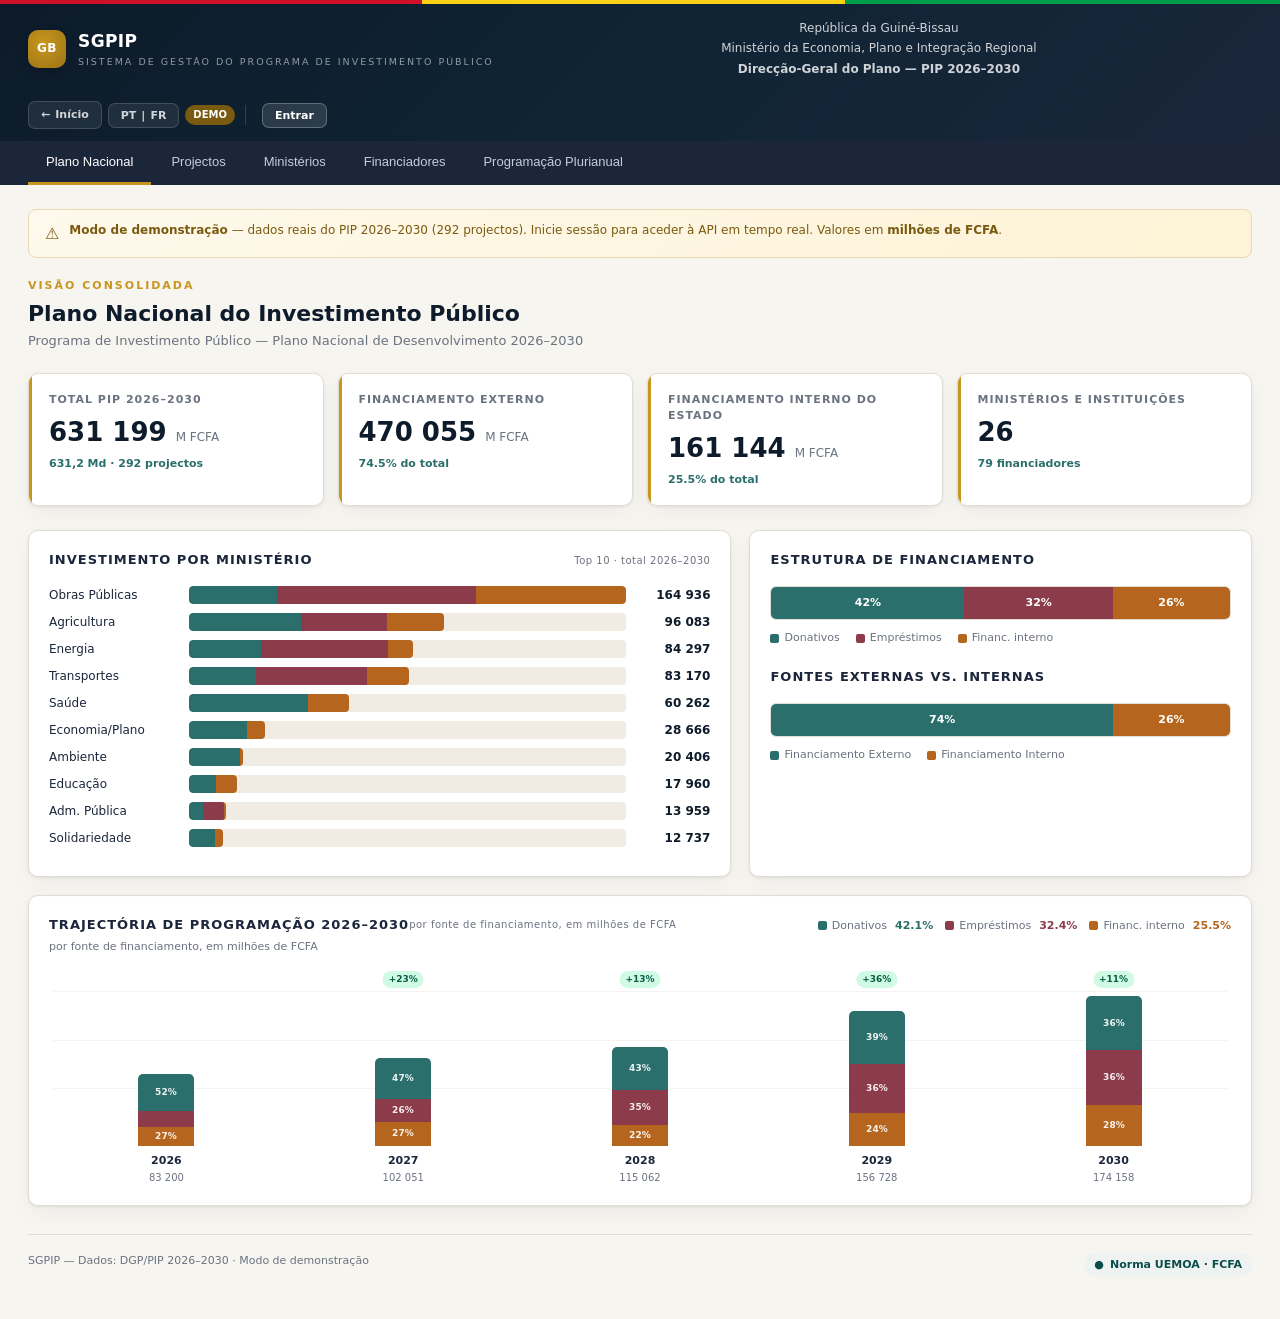
<file: templates/index.html>
<!DOCTYPE html>
<html lang="pt" id="html-root">
<head>
<meta charset="UTF-8">
<meta name="viewport" content="width=device-width, initial-scale=1.0">
<title>SGPIP · Sistema de Gestão do Programa de Investimento Público</title>
<style>
:root{
  --ink:#0d1b2a; --ink2:#1b263b; --paper:#f7f5f0; --card:#ffffff;
  --line:#e2ddd2; --muted:#6b7280; --gold:#c8961e; --gold-dim:#e8d9b0;
  --ext:#2a6f6b; --int:#b5651d; --empr:#8c3b4a; --don:#2a6f6b;
  --accent:#0a4d4a; --shadow:0 1px 3px rgba(13,27,42,.08),0 8px 24px rgba(13,27,42,.04);
  --danger:#c0392b; --success:#1a7a4a;
}
*{box-sizing:border-box;margin:0;padding:0}
body{font-family:'Segoe UI',system-ui,-apple-system,sans-serif;background:var(--paper);color:var(--ink);line-height:1.45;font-size:14px}
.flag{height:4px;background:linear-gradient(90deg,#ce1126 0 33%,#fcd116 33% 66%,#009e49 66%)}
header{background:linear-gradient(135deg,var(--ink) 0%,#0f2435 50%,var(--ink2) 100%);color:#fff;padding:0 28px}
.header-top{display:flex;align-items:center;justify-content:space-between;padding:14px 0;gap:12px}
.brand{display:flex;align-items:center;gap:12px}
.crest{width:38px;height:38px;border-radius:10px;background:radial-gradient(circle at 40% 35%,var(--gold),#9c7416);display:grid;place-items:center;font-weight:700;color:#fff;font-size:12px;letter-spacing:.5px;box-shadow:0 2px 8px rgba(0,0,0,.2)}
.brand h1{font-size:17px;font-weight:700;letter-spacing:.4px}
.brand p{font-size:9.5px;opacity:.55;text-transform:uppercase;letter-spacing:2px;margin-top:1px}
.hgov{font-size:12px;text-align:center;opacity:.8;line-height:1.7;flex:1}
.header-actions{display:flex;align-items:center;gap:6px;padding:8px 0 12px;flex-wrap:wrap}
.ha-group{display:flex;align-items:center;gap:6px}
.ha-sep{width:1px;height:20px;background:rgba(255,255,255,.15);margin:0 4px}
.hbtn{padding:5px 12px;border-radius:7px;font-size:11px;font-weight:600;cursor:pointer;font-family:inherit;transition:.15s;text-decoration:none;display:inline-flex;align-items:center;gap:5px;white-space:nowrap;border:1px solid transparent}
.hbtn-ghost{background:rgba(255,255,255,.08);border-color:rgba(255,255,255,.15);color:rgba(255,255,255,.8)}
.hbtn-ghost:hover{background:rgba(255,255,255,.15);color:#fff}
.hbtn-gold{background:rgba(200,150,30,.2);border-color:rgba(200,150,30,.4);color:var(--gold)}
.hbtn-gold:hover{background:rgba(200,150,30,.35)}
.hbtn-accent{background:linear-gradient(135deg,var(--accent),#0d6560);border-color:rgba(10,77,74,.6);color:#fff;box-shadow:0 2px 6px rgba(10,77,74,.25)}
.hbtn-accent:hover{opacity:.9}
.hbtn-login{background:rgba(255,255,255,.12);border-color:rgba(255,255,255,.25);color:#fff;font-weight:700}
.hbtn-login:hover{background:rgba(255,255,255,.22)}
.user-badge{font-size:11px;background:var(--gold);color:#fff;padding:4px 10px;border-radius:20px;font-weight:600;max-width:180px;overflow:hidden;text-overflow:ellipsis;white-space:nowrap}
.api-badge-live{background:#1a7a4a;font-size:10px;color:#fff;padding:3px 8px;border-radius:10px;font-weight:700}
.api-badge-demo{background:#7a5a10;font-size:10px;color:#fff;padding:3px 8px;border-radius:10px;font-weight:700}
@media(max-width:768px){
  header{padding:0 14px}
  .hgov{display:none}
  .header-actions{gap:5px}
  .ha-sep{display:none}
  #btn-admin-panel .admin-label{display:none}
}
@media(max-width:480px){
  header{padding:0 10px}
  .brand p{display:none}
  .crest{width:30px;height:30px;font-size:10px;border-radius:8px}
  .brand h1{font-size:14px}
  .header-top{padding:10px 0}
  .header-actions{padding:4px 0 8px}
  .user-badge{max-width:100px}
  .hbtn{padding:4px 8px;font-size:10px}
}
/* ── Responsive: tablet ───────────────── */
@media(max-width:768px){
  main{padding:16px 14px}
  nav{padding:0 14px}
  .kpis{grid-template-columns:repeat(auto-fit,minmax(150px,1fr));gap:10px}
  .kpi .val{font-size:20px}
  /* Modal */
  .modal-wide{max-width:100%;margin:8px;border-radius:12px;max-height:96vh}
  .modal-header-bar{padding:16px 18px}
  .modal-body{padding:18px}
  .modal-tabs{flex-direction:column;gap:4px}
  /* Project detail */
  .detail-hero{padding:20px;border-radius:10px}
  .detail-hero h2{font-size:17px;max-width:100%}
  .detail-kpis{grid-template-columns:1fr 1fr;gap:10px}
  .detail-kpi .dk-value{font-size:18px}
  .detail-grid{grid-template-columns:1fr}
  .prog-chart-area{height:90px}
  /* Tables */
  .tablewrap{max-height:500px}
  .prog-detail-table{font-size:11px}
  .prog-detail-table th,.prog-detail-table td{padding:7px 6px}
  .saisie-toolbar{flex-direction:column;align-items:stretch}
}
/* ── Responsive: mobile ───────────────── */
@media(max-width:480px){
  .kpis{grid-template-columns:1fr}
  .detail-kpis{grid-template-columns:1fr}
  .detail-kpi{padding:12px 14px}
  .detail-hero h2{font-size:15px}
  .detail-hero .detail-badges{gap:5px}
  .detail-hero .detail-badge{font-size:9px;padding:3px 10px}
  .detail-section{padding:14px 16px}
  .detail-row{flex-direction:column;gap:2px;align-items:flex-start}
  .detail-row .dvalue{text-align:left}
  .prog-chart-area{height:70px;gap:4px}
  .prog-col .pc-year{font-size:9px}
  .prog-col .pc-val{font-size:8px}
  .prog-legend{gap:10px;font-size:10px}
  /* Modal */
  .modal-overlay{padding:0;align-items:flex-end}
  .modal{border-radius:16px 16px 0 0;max-height:95vh}
  .modal-wide{margin:0;border-radius:16px 16px 0 0;max-height:95vh}
  .form-row{grid-template-columns:1fr}
  /* Nav scroll */
  nav button{padding:10px 12px;font-size:12px}
  .toolbar input{min-width:120px}
}
.btn-login{background:rgba(255,255,255,.12);border:1px solid rgba(255,255,255,.25);color:#fff;padding:7px 16px;border-radius:6px;font-size:12px;cursor:pointer;font-family:inherit;font-weight:600;transition:.15s}
.btn-login:hover{background:rgba(255,255,255,.22)}
.btn-lang{background:rgba(255,255,255,.08);border:1px solid rgba(255,255,255,.2);color:rgba(255,255,255,.7);padding:5px 10px;border-radius:6px;font-size:11px;cursor:pointer;font-family:inherit;font-weight:700;letter-spacing:.5px;transition:.15s;white-space:nowrap}
.btn-lang:hover{background:rgba(255,255,255,.18);color:#fff}
.btn-lang .al{color:var(--gold)}
.btn-home{background:rgba(255,255,255,.08);border:1px solid rgba(255,255,255,.2);color:rgba(255,255,255,.75);padding:6px 13px;border-radius:6px;font-size:12px;cursor:pointer;font-family:inherit;font-weight:600;letter-spacing:.3px;transition:.15s;text-decoration:none;display:flex;align-items:center;gap:5px}
.btn-home:hover{background:rgba(255,255,255,.18);color:#fff}
#nav-back{color:#9dafc2;padding:13px 16px 13px 14px;font-size:12px;border-right:1px solid rgba(255,255,255,.1);margin-right:4px;letter-spacing:.2px}
#nav-back:hover{color:#fff;background:rgba(255,255,255,.06)}
.user-badge{font-size:11px;background:var(--gold);color:#fff;padding:4px 10px;border-radius:20px;font-weight:600}
.api-status{font-size:10px;padding:3px 8px;border-radius:10px;font-weight:600}
.api-status.live{background:#1a7a4a;color:#fff}
.api-status.demo{background:#7a5a10;color:#fff}
nav{background:var(--ink2);padding:0 28px;display:flex;gap:2px;overflow-x:auto}
nav button{background:none;border:none;color:#c5cdd8;padding:13px 18px;font-size:13px;cursor:pointer;border-bottom:3px solid transparent;white-space:nowrap;font-weight:500;transition:.15s}
nav button:hover{color:#fff}
nav button.active{color:#fff;border-bottom-color:var(--gold)}
main{padding:24px 28px;max-width:1320px;margin:0 auto}
.view{display:none}.view.active{display:block;animation:fade .25s ease}
@keyframes fade{from{opacity:0;transform:translateY(4px)}to{opacity:1;transform:none}}
.eyebrow{font-size:11px;text-transform:uppercase;letter-spacing:2px;color:var(--gold);font-weight:700;margin-bottom:4px}
.vtitle{font-size:22px;font-weight:600;margin-bottom:2px;color:var(--ink)}
.vsub{color:var(--muted);font-size:13px;margin-bottom:22px}
.kpis{display:grid;grid-template-columns:repeat(auto-fit,minmax(210px,1fr));gap:14px;margin-bottom:24px}
.kpi{background:var(--card);border:1px solid var(--line);border-radius:10px;padding:18px 20px;box-shadow:var(--shadow);position:relative;overflow:hidden}
.kpi::before{content:"";position:absolute;left:0;top:0;bottom:0;width:3px;background:var(--gold)}
.kpi .lab{font-size:11px;text-transform:uppercase;letter-spacing:1px;color:var(--muted);font-weight:600}
.kpi .val{font-size:26px;font-weight:700;margin-top:6px;color:var(--ink);font-variant-numeric:tabular-nums}
.kpi .unit{font-size:12px;color:var(--muted);font-weight:500}
.kpi .sub{font-size:11px;color:var(--ext);margin-top:4px;font-weight:600}
.grid2{display:grid;grid-template-columns:1.4fr 1fr;gap:18px;margin-bottom:18px}
@media(max-width:900px){.grid2{grid-template-columns:1fr}}
.panel{background:var(--card);border:1px solid var(--line);border-radius:10px;padding:20px;box-shadow:var(--shadow)}
.panel h3{font-size:13px;text-transform:uppercase;letter-spacing:1px;color:var(--ink2);margin-bottom:16px;font-weight:700;display:flex;justify-content:space-between;align-items:center}
.panel h3 .note{font-size:10px;color:var(--muted);font-weight:500;letter-spacing:.5px;text-transform:none}
.bar-row{display:flex;align-items:center;gap:10px;margin-bottom:9px;font-size:12px}
.bar-row .nm{width:130px;flex-shrink:0;color:var(--ink2);font-weight:500;overflow:hidden;text-overflow:ellipsis;white-space:nowrap}
.bar-track{flex:1;background:#f0ece3;border-radius:4px;height:18px;position:relative;overflow:hidden}
.bar-fill{height:100%;border-radius:4px;background:linear-gradient(90deg,var(--accent),var(--ext));transition:width .6s ease}
.bar-stacked{display:flex;height:100%;border-radius:4px;overflow:hidden}
.s-don{background:var(--don)}.s-empr{background:var(--empr)}.s-int{background:var(--int)}
.bar-row .vv{width:74px;text-align:right;font-variant-numeric:tabular-nums;color:var(--ink);font-weight:600;flex-shrink:0}
/* Saisie: groupement par ministère */
.min-grp-hdr td{background:var(--bg-panel,#faf9f7);border-top:2px solid var(--accent);padding:7px 10px!important}
.min-grp-hdr .min-hdr-name{font-size:12px;font-weight:700;color:var(--ink2);letter-spacing:.02em}
.min-grp-hdr .min-hdr-badge{margin-left:8px;font-size:10px;color:var(--muted);background:#ede9e2;border-radius:10px;padding:1px 7px}
.min-grp-hdr .min-hdr-total{float:right;font-size:11px;font-weight:600;color:var(--accent)}
/* Trajectory legend with % */
.leg-pct{font-weight:700;margin-left:3px}
.stack{display:flex;height:34px;border-radius:6px;overflow:hidden;margin:10px 0 6px;border:1px solid var(--line)}
.stack > div{display:grid;place-items:center;color:#fff;font-size:11px;font-weight:600;transition:.3s}
.legend{display:flex;gap:16px;font-size:11px;color:var(--muted);flex-wrap:wrap}
.legend span{display:flex;align-items:center;gap:5px}
.dot{width:9px;height:9px;border-radius:2px;display:inline-block}
/* ── Stacked trajectory chart ────────────────── */
.yearchart{display:flex;align-items:flex-end;gap:10px;height:224px;padding:30px 4px 0;position:relative}
.yearchart-bg{position:absolute;top:30px;left:4px;right:4px;bottom:48px;pointer-events:none;
  background:repeating-linear-gradient(to bottom,#e8e4d9 0,#e8e4d9 1px,transparent 1px,transparent 33.33%);
  opacity:.45}
.ybar{flex:1;display:flex;flex-direction:column;align-items:center;height:100%;position:relative}
.ybar-stack{width:min(70%,56px);flex:1;display:flex;flex-direction:column;justify-content:flex-end;position:relative}
.ybar-inner{width:100%;border-radius:5px 5px 0 0;overflow:hidden;
  display:flex;flex-direction:column-reverse;
  transform-origin:bottom;animation:growUp .65s cubic-bezier(.4,0,.2,1) both}
@keyframes growUp{from{transform:scaleY(0);opacity:0}to{transform:scaleY(1);opacity:1}}
.ybar-seg{width:100%;flex-shrink:0;display:flex;align-items:center;justify-content:center;overflow:hidden}
.ybar-seg.don {background:var(--don)}
.ybar-seg.empr{background:var(--empr)}
.ybar-seg.int {background:var(--int)}
.seg-pct{font-size:9px;font-weight:800;color:rgba(255,255,255,.92);letter-spacing:.2px;line-height:1;pointer-events:none;white-space:nowrap}
.ybar-growth{position:absolute;top:-20px;left:50%;transform:translateX(-50%);
  font-size:9px;font-weight:700;padding:2px 6px;border-radius:10px;white-space:nowrap;
  background:#d1fae5;color:#065f46}
.ybar .yl{font-size:11px;font-weight:700;color:var(--ink2);margin-top:7px}
.ybar .yt{font-size:10px;color:var(--muted);font-variant-numeric:tabular-nums;margin-top:2px}
.toolbar{display:flex;gap:10px;margin-bottom:16px;flex-wrap:wrap;align-items:center}
.toolbar input,.toolbar select{padding:9px 12px;border:1px solid var(--line);border-radius:7px;font-size:13px;background:#fff;color:var(--ink);font-family:inherit}
.toolbar input{flex:1;min-width:200px}
.toolbar input:focus,.toolbar select:focus{outline:none;border-color:var(--gold)}
.count{font-size:12px;color:var(--muted);margin-left:auto}
table{width:100%;border-collapse:collapse;font-size:12.5px}
thead th{text-align:left;padding:11px 12px;background:#f4f1ea;color:var(--ink2);font-weight:700;font-size:11px;text-transform:uppercase;letter-spacing:.5px;border-bottom:2px solid var(--gold-dim);position:sticky;top:0;cursor:pointer;user-select:none}
thead th:hover{background:#ece7dc}
thead th.num,td.num{text-align:right;font-variant-numeric:tabular-nums}
tbody td{padding:10px 12px;border-bottom:1px solid #f0ece3;vertical-align:top}
tbody tr:hover{background:#faf8f3}
.tag{display:inline-block;padding:2px 8px;border-radius:20px;font-size:10.5px;font-weight:600;background:var(--gold-dim);color:#7a5a10}
.tag.ext{background:#d4e8e6;color:#1d514e}.tag.est{background:#f0dcc4;color:#7a4612}
.code{font-family:'Consolas',monospace;font-size:11px;color:var(--muted)}
.pname{font-weight:500;color:var(--ink);max-width:340px}
.tablewrap{background:var(--card);border:1px solid var(--line);border-radius:10px;overflow:hidden;box-shadow:var(--shadow);max-height:620px;overflow-y:auto}
.foot{margin-top:28px;padding:18px 0;border-top:1px solid var(--line);font-size:11px;color:var(--muted);display:flex;justify-content:space-between;flex-wrap:wrap;gap:8px}
.pill{display:inline-flex;align-items:center;gap:6px;background:#eef3f2;color:var(--accent);padding:4px 10px;border-radius:20px;font-size:11px;font-weight:600}
.banner{border-radius:8px;padding:12px 16px;font-size:12px;margin-bottom:20px;display:flex;gap:10px;align-items:flex-start}
.banner.info{background:linear-gradient(135deg,#fef9ec,#fdf3d6);border:1px solid var(--gold-dim);color:#7a5a10}
.banner.success{background:#eaf5ee;border:1px solid #a5d6b5;color:#1a5a30}
.mini{font-size:11px;color:var(--muted);margin-top:3px}
/* Project detail panel */
#project-detail{display:none}
#project-detail.active{display:block;animation:slideUp .35s ease}
@keyframes slideUp{from{opacity:0;transform:translateY(12px)}to{opacity:1;transform:none}}
.detail-back{background:#fff;border:1px solid var(--line);padding:8px 18px;border-radius:8px;font-size:12px;font-weight:600;cursor:pointer;color:var(--ink2);font-family:inherit;transition:.2s;margin-bottom:20px;box-shadow:0 1px 3px rgba(0,0,0,.04)}
.detail-back:hover{background:var(--ink);color:#fff;border-color:var(--ink);transform:translateX(-3px)}
/* Hero banner */
.detail-hero{background:linear-gradient(135deg,var(--ink) 0%,var(--ink2) 100%);border-radius:14px;padding:28px 32px;margin-bottom:20px;color:#fff;position:relative;overflow:hidden}
.detail-hero::after{content:"";position:absolute;right:-30px;top:-30px;width:180px;height:180px;border-radius:50%;background:rgba(200,150,30,.1)}
.detail-hero .detail-code{font-family:'Consolas',monospace;font-size:12px;color:var(--gold);font-weight:700;letter-spacing:1px;margin-bottom:6px}
.detail-hero h2{font-size:21px;font-weight:700;line-height:1.35;margin-bottom:14px;max-width:80%}
.detail-hero .detail-badges{display:flex;gap:8px;flex-wrap:wrap}
.detail-hero .detail-badge{padding:5px 14px;border-radius:20px;font-size:10.5px;font-weight:700;letter-spacing:.4px;backdrop-filter:blur(4px)}
.detail-hero .badge-status{background:rgba(255,255,255,.15);color:#fff;border:1px solid rgba(255,255,255,.25)}
.detail-hero .badge-workflow{background:rgba(200,150,30,.25);color:var(--gold);border:1px solid rgba(200,150,30,.4)}
/* KPI strip */
.detail-kpis{display:grid;grid-template-columns:repeat(auto-fit,minmax(160px,1fr));gap:12px;margin-bottom:20px}
.detail-kpi{background:#fff;border:1px solid var(--line);border-radius:10px;padding:16px 18px;position:relative;overflow:hidden;box-shadow:0 1px 4px rgba(0,0,0,.04);transition:.2s}
.detail-kpi:hover{transform:translateY(-2px);box-shadow:0 4px 12px rgba(0,0,0,.08)}
.detail-kpi::before{content:"";position:absolute;left:0;top:0;bottom:0;width:3px}
.detail-kpi.kpi-total::before{background:var(--accent)}
.detail-kpi.kpi-ext::before{background:var(--ext)}
.detail-kpi.kpi-int::before{background:var(--int)}
.detail-kpi.kpi-fin::before{background:var(--gold)}
.detail-kpi .dk-label{font-size:10px;text-transform:uppercase;letter-spacing:1px;color:var(--muted);font-weight:600}
.detail-kpi .dk-value{font-size:22px;font-weight:800;margin-top:4px;color:var(--ink);font-variant-numeric:tabular-nums}
.detail-kpi .dk-unit{font-size:11px;color:var(--muted);font-weight:500}
.detail-kpi .dk-sub{font-size:10px;color:var(--ext);margin-top:3px;font-weight:600}
/* Grid sections */
.detail-grid{display:grid;grid-template-columns:1fr 1fr;gap:16px;margin-bottom:18px}
@media(max-width:800px){.detail-grid{grid-template-columns:1fr}}
.detail-section{background:#fff;border:1px solid var(--line);border-radius:12px;padding:20px 22px;box-shadow:0 1px 4px rgba(0,0,0,.04);transition:.15s}
.detail-section:hover{box-shadow:0 4px 16px rgba(0,0,0,.07)}
.detail-section h3{font-size:11px;text-transform:uppercase;letter-spacing:1.8px;color:var(--gold);font-weight:700;margin-bottom:16px;padding-bottom:10px;border-bottom:2px solid #f5f1e8;display:flex;align-items:center;gap:8px}
.detail-section h3 .sec-icon{width:22px;height:22px;border-radius:6px;display:grid;place-items:center;font-size:11px;color:#fff}
.detail-row{display:flex;justify-content:space-between;align-items:center;padding:9px 0;border-bottom:1px solid #f8f6f1;font-size:13px;transition:.1s}
.detail-row:last-child{border-bottom:none}
.detail-row:hover{background:#faf9f6;margin:0 -8px;padding:9px 8px;border-radius:6px}
.detail-row .dlabel{color:var(--muted);font-weight:500;flex-shrink:0}
.detail-row .dvalue{color:var(--ink);font-weight:600;text-align:right}
.detail-full{grid-column:1/-1}
/* Programming chart */
.prog-chart-area{display:flex;gap:8px;align-items:flex-end;height:120px;padding:20px 0 0;margin-bottom:16px}
.prog-col{flex:1;display:flex;flex-direction:column;align-items:center;gap:4px}
.prog-col .pc-bar{width:100%;max-width:60px;border-radius:6px 6px 0 0;position:relative;overflow:hidden;transition:height .5s ease;cursor:default}
.prog-col .pc-seg{width:100%;transition:height .4s ease}
.prog-col .pc-seg.don{background:linear-gradient(180deg,#2a8f8a,var(--ext))}
.prog-col .pc-seg.emp{background:linear-gradient(180deg,#a85070,var(--empr))}
.prog-col .pc-seg.int{background:linear-gradient(180deg,#c49035,var(--int))}
.prog-col .pc-year{font-size:11px;font-weight:700;color:var(--ink2);margin-top:6px}
.prog-col .pc-val{font-size:10px;color:var(--muted);font-weight:600;font-variant-numeric:tabular-nums}
/* Programming table */
.prog-detail-table{width:100%;border-collapse:separate;border-spacing:0;font-size:12.5px}
.prog-detail-table th{text-align:right;padding:10px 12px;background:linear-gradient(135deg,#f8f6f0,#f4f1ea);color:var(--ink2);font-weight:700;font-size:10px;text-transform:uppercase;letter-spacing:.6px}
.prog-detail-table th:first-child{text-align:left;border-radius:8px 0 0 0}
.prog-detail-table th:last-child{border-radius:0 8px 0 0}
.prog-detail-table td{padding:10px 12px;text-align:right;border-bottom:1px solid #f0ece3;font-variant-numeric:tabular-nums;font-size:12.5px}
.prog-detail-table td:first-child{text-align:left;font-weight:600;color:var(--ink2)}
.prog-detail-table tbody tr{transition:.12s}
.prog-detail-table tbody tr:hover{background:#faf8f3}
.prog-detail-table tr.total-row td{font-weight:800;border-top:2px solid var(--gold);background:linear-gradient(135deg,#faf8f3,#f5f1e8);color:var(--ink);font-size:13px}
.prog-detail-table tr.total-row td:first-child{border-radius:0 0 0 8px}
.prog-detail-table tr.total-row td:last-child{border-radius:0 0 8px 0}
/* Legend */
.prog-legend{display:flex;gap:16px;margin-top:14px;font-size:11px;color:var(--muted);flex-wrap:wrap}
.prog-legend span{display:flex;align-items:center;gap:5px;font-weight:500}
.prog-legend .ldot{width:10px;height:10px;border-radius:3px}
/* Description */
.detail-desc-box{background:linear-gradient(135deg,#f9f8f5,#f5f3ee);border:1px solid var(--line);border-radius:10px;padding:16px 20px;margin-bottom:18px;font-size:13px;color:var(--ink2);line-height:1.7;font-style:italic}
/* Clickable rows */
tbody tr.clickable{cursor:pointer;transition:.12s}
tbody tr.clickable:hover{background:#f0ece3;transform:scale(1.002)}
.detail-loading{text-align:center;padding:60px;color:var(--muted);font-size:14px}
/* Login modal */
.modal-overlay{position:fixed;inset:0;background:rgba(0,0,0,.5);display:grid;place-items:center;z-index:1000;animation:fade .2s ease}
.modal{background:#fff;border-radius:14px;padding:40px;width:100%;max-width:380px;box-shadow:0 20px 60px rgba(0,0,0,.25)}
.modal h2{font-size:20px;font-weight:700;margin-bottom:6px;color:var(--ink)}
.modal p{font-size:13px;color:var(--muted);margin-bottom:24px}
.form-group{margin-bottom:16px;position:relative}
.form-group label{display:block;font-size:11px;font-weight:700;color:var(--muted);margin-bottom:7px;text-transform:uppercase;letter-spacing:1px}
.form-group input{width:100%;padding:11px 14px;border:1.5px solid #e2ddd2;border-radius:10px;font-size:13.5px;font-family:inherit;transition:.2s;background:#fafaf8}
.form-group input:focus{outline:none;border-color:var(--accent);box-shadow:0 0 0 3px rgba(10,77,74,.1);background:#fff}
.form-group input:hover{border-color:#c8c2b6}
.btn-primary{width:100%;padding:12px;background:linear-gradient(135deg,var(--accent),#0d6560);color:#fff;border:none;border-radius:10px;font-size:14px;font-weight:700;cursor:pointer;font-family:inherit;transition:.2s;letter-spacing:.3px;box-shadow:0 2px 8px rgba(10,77,74,.2)}
.btn-primary:hover{background:linear-gradient(135deg,#0d6560,var(--accent));transform:translateY(-1px);box-shadow:0 4px 14px rgba(10,77,74,.3)}
.btn-primary:disabled{opacity:.6;cursor:not-allowed;transform:none;box-shadow:none}
.btn-cancel{padding:10px 22px;border:1.5px solid var(--line);border-radius:10px;background:#fff;font-size:13px;font-weight:600;cursor:pointer;font-family:inherit;color:var(--ink2);transition:.2s}
.btn-cancel:hover{background:#f5f3ee;border-color:#c8c2b6}
.form-error{color:var(--danger);font-size:12px;margin-top:8px;display:none}
.modal-skip{text-align:center;margin-top:16px;font-size:12px;color:var(--muted)}
.modal-skip a{color:var(--accent);cursor:pointer;text-decoration:underline}
/* Loading */
.loading{text-align:center;padding:40px;color:var(--muted);font-size:13px}
.spinner{width:28px;height:28px;border:3px solid var(--line);border-top-color:var(--accent);border-radius:50%;animation:spin .7s linear infinite;margin:0 auto 12px}
@keyframes spin{to{transform:rotate(360deg)}}
/* Workflow badges */
.wf{display:inline-block;padding:2px 9px;border-radius:20px;font-size:10.5px;font-weight:700;letter-spacing:.4px}
.wf-RASCUNHO{background:#dbeafe;color:#1d4ed8}
.wf-SUBMETIDO{background:#fef3c7;color:#92400e}
.wf-VALIDADO{background:#d1fae5;color:#065f46}
/* Small action buttons */
.btn-sm{padding:4px 10px;border-radius:5px;font-size:11px;font-weight:600;cursor:pointer;border:1px solid transparent;font-family:inherit;transition:.12s;white-space:nowrap;display:inline-block}
.btn-edit{background:#eff6ff;color:#1d4ed8;border-color:#bfdbfe}.btn-edit:hover{background:#dbeafe}
.btn-sub{background:#fef3c7;color:#92400e;border-color:#fde68a}.btn-sub:hover{background:#fde68a}
.btn-val{background:#d1fae5;color:#065f46;border-color:#a7f3d0}.btn-val:hover{background:#a7f3d0}
.btn-rej{background:#fee2e2;color:#991b1b;border-color:#fca5a5}.btn-rej:hover{background:#fca5a5}
.btn-del{background:#f9fafb;color:#6b7280;border-color:#d1d5db}.btn-del:hover{background:#f3f4f6;color:#111827}
.btn-add{background:var(--accent);color:#fff;border:none;padding:9px 18px;border-radius:8px;font-size:13px;font-weight:600;cursor:pointer;font-family:inherit;transition:.15s}
.btn-add:hover{background:#0d6560}
/* Wide modal */
.modal-wide{max-width:860px;padding:0;max-height:92vh;overflow-y:auto;border-radius:16px}
.modal-header-bar{background:linear-gradient(135deg,var(--ink),var(--ink2));padding:22px 28px;border-radius:16px 16px 0 0;display:flex;justify-content:space-between;align-items:center}
.modal-header-bar h2{color:#fff;font-size:18px;font-weight:700;letter-spacing:.3px}
.modal-header-bar .modal-close{background:rgba(255,255,255,.12);border:1px solid rgba(255,255,255,.2);color:#fff;width:32px;height:32px;border-radius:8px;font-size:16px;cursor:pointer;display:grid;place-items:center;transition:.15s}
.modal-header-bar .modal-close:hover{background:rgba(255,255,255,.25)}
.modal-body{padding:24px 28px}
.modal-tabs{display:flex;gap:4px;background:#f5f3ee;border-radius:10px;padding:4px;margin-bottom:24px}
.modal-tab{flex:1;padding:10px 18px;font-size:13px;font-weight:600;cursor:pointer;border:none;background:none;color:var(--muted);border-radius:8px;font-family:inherit;transition:.2s;text-align:center}
.modal-tab:hover{color:var(--ink);background:rgba(255,255,255,.5)}
.modal-tab.active{color:#fff;background:var(--accent);box-shadow:0 2px 8px rgba(10,77,74,.25)}
.tab-pane{display:none}.tab-pane.active{display:block}
.form-row{display:grid;grid-template-columns:1fr 1fr;gap:14px}
.form-row3{display:grid;grid-template-columns:1fr 1fr 1fr;gap:14px}
@media(max-width:600px){.form-row,.form-row3{grid-template-columns:1fr}}
.form-group select,.form-group textarea{width:100%;padding:11px 14px;border:1.5px solid #e2ddd2;border-radius:10px;font-size:13.5px;font-family:inherit;background:#fafaf8;transition:.2s;color:var(--ink)}
.form-group select:focus,.form-group textarea:focus{outline:none;border-color:var(--accent);box-shadow:0 0 0 3px rgba(10,77,74,.1);background:#fff}
.form-group select:hover,.form-group textarea:hover{border-color:#c8c2b6}
.form-group textarea{resize:vertical;min-height:70px}
.form-group input[type="date"]{width:100%;padding:11px 14px;border:1.5px solid #e2ddd2;border-radius:10px;font-size:13px;font-family:inherit;background:#fafaf8;transition:.2s}
.form-group input[type="date"]:focus{outline:none;border-color:var(--accent);box-shadow:0 0 0 3px rgba(10,77,74,.1);background:#fff}
.form-section-title{font-size:10px;text-transform:uppercase;letter-spacing:1.5px;color:var(--gold);font-weight:700;margin:20px 0 12px;padding-bottom:8px;border-bottom:1px solid #f0ece3;display:flex;align-items:center;gap:8px}
.form-section-title .fs-dot{width:6px;height:6px;border-radius:50%;background:var(--gold)}
/* Programming grid */
.prog-grid{width:100%;border-collapse:collapse;margin-top:4px;font-size:12.5px}
.prog-grid th{background:#f4f1ea;padding:8px 10px;font-size:11px;font-weight:700;text-align:center;border:1px solid var(--line);white-space:nowrap}
.prog-grid td{padding:4px 6px;border:1px solid var(--line)}
.prog-grid td:first-child{font-weight:700;text-align:center;background:#fafaf8;color:var(--ink2);width:54px}
.prog-grid input{width:100%;border:none;background:none;font-size:12.5px;text-align:right;font-family:inherit;padding:4px 6px;min-width:90px}
.prog-grid input:focus{outline:1px solid var(--gold);border-radius:3px;background:#fffde7}
.prog-total{font-size:11px;color:var(--muted);margin-top:8px;text-align:right}
/* Confirm sub-modal */
.confirm-overlay{position:fixed;inset:0;background:rgba(0,0,0,.45);display:grid;place-items:center;z-index:2000;animation:fade .15s ease}
.confirm-box{background:#fff;border-radius:12px;padding:28px;max-width:400px;width:100%;box-shadow:0 20px 60px rgba(0,0,0,.3)}
.confirm-box h3{font-size:16px;font-weight:700;margin-bottom:8px}
.confirm-box p{font-size:13px;color:var(--muted);margin-bottom:18px}
.confirm-actions{display:flex;gap:10px;justify-content:flex-end}
/* Execution view */
.exec-filters{display:flex;gap:10px;margin-bottom:18px;flex-wrap:wrap}
.exec-filters select{padding:9px 14px;border:1.5px solid var(--line);border-radius:9px;font-size:13px;font-family:inherit;background:#fff;cursor:pointer;transition:.15s;color:var(--ink);min-width:160px}
.exec-filters select:focus{outline:none;border-color:var(--accent);box-shadow:0 0 0 3px rgba(10,77,74,.1)}
.exec-year-chart{display:flex;gap:16px;align-items:flex-end;height:240px;padding:16px 0}
.exec-yc{flex:1;display:flex;flex-direction:column;align-items:center;gap:6px}
.exec-yc .eyc-bars{display:flex;gap:5px;align-items:flex-end;width:100%;justify-content:center;height:160px}
.exec-yc .eyc-bar{width:38%;max-width:44px;border-radius:5px 5px 0 0;transition:height .6s ease;position:relative;min-height:3px}
.exec-yc .eyc-bar.prog{background:linear-gradient(180deg,#0d6560,var(--accent));box-shadow:0 -2px 6px rgba(10,77,74,.15)}
.exec-yc .eyc-bar.disb{background:linear-gradient(180deg,#e8b84b,var(--gold));box-shadow:0 -2px 6px rgba(200,150,30,.2)}
.exec-yc .eyc-year{font-size:12px;font-weight:700;color:var(--ink2);margin-top:4px}
.exec-yc .eyc-val{font-size:10px;color:var(--muted);font-weight:600;font-variant-numeric:tabular-nums;white-space:nowrap}
.exec-yc .eyc-rate{font-size:10px;font-weight:700;padding:3px 8px;border-radius:10px;background:#f0fdf4;color:#065f46}
.exec-yc .eyc-rate.zero{background:#f5f3ee;color:var(--muted)}
.exec-table{width:100%;border-collapse:separate;border-spacing:0;font-size:13px}
.exec-table th{text-align:right;padding:10px 12px;background:linear-gradient(135deg,#f8f6f0,#f4f1ea);color:var(--ink2);font-weight:700;font-size:10px;text-transform:uppercase;letter-spacing:.6px;border-bottom:2px solid var(--gold-dim)}
.exec-table th:first-child{text-align:left}
.exec-table td{padding:11px 12px;text-align:right;border-bottom:1px solid #f0ece3;font-variant-numeric:tabular-nums}
.exec-table td:first-child{text-align:left;font-weight:600;color:var(--ink2);max-width:200px;overflow:hidden;text-overflow:ellipsis;white-space:nowrap}
.exec-table tbody tr{transition:.12s}
.exec-table tbody tr:hover{background:#faf8f3}
.exec-progress-bar{height:8px;border-radius:4px;background:#f0ece3;overflow:hidden;position:relative}
.exec-progress-fill{height:100%;border-radius:4px;transition:width .6s ease}
.exec-rate-badge{display:inline-block;padding:3px 10px;border-radius:20px;font-size:11px;font-weight:700;min-width:52px;text-align:center}
/* Saisie view */
.saisie-toolbar{display:flex;gap:10px;margin-bottom:16px;align-items:center;flex-wrap:wrap}
.saisie-toolbar input{padding:9px 12px;border:1px solid var(--line);border-radius:7px;font-size:13px;flex:1;min-width:180px;font-family:inherit}
.saisie-toolbar input:focus{outline:none;border-color:var(--gold)}
.saisie-toolbar select{padding:9px 12px;border:1px solid var(--line);border-radius:7px;font-size:13px;background:#fff;font-family:inherit}
.row-actions{display:flex;gap:5px;flex-wrap:wrap}
/* Sintese / Resumo table */
.sintese-pane{margin-top:0}
.resumo-wrap{overflow-x:auto;background:var(--card);border:1px solid var(--line);border-radius:0 0 10px 10px;box-shadow:var(--shadow)}
.resumo-tbl{width:100%;border-collapse:collapse;font-size:12px;min-width:900px}
.resumo-tbl thead tr.rh1 th{background:#2a3f52;color:#fff;padding:7px 10px;text-align:center;font-size:11px;font-weight:700;letter-spacing:.3px;border:1px solid #3a5068;white-space:nowrap}
.resumo-tbl thead tr.rh2 th{background:#3a5068;color:#d0dce8;padding:5px 8px;text-align:center;font-size:10px;font-weight:600;border:1px solid #4a607a;white-space:nowrap}
.resumo-tbl tbody td{padding:6px 9px;border:1px solid #e8e4da;font-variant-numeric:tabular-nums;white-space:nowrap}
.resumo-tbl tbody td.dim-label{font-weight:600;color:var(--ink2);white-space:normal;min-width:150px;max-width:220px}
.resumo-tbl tbody td.num-cell{text-align:right;color:var(--ink);font-size:11.5px}
.resumo-tbl tbody td.pct-cell{text-align:right;color:var(--muted);font-size:10.5px}
.resumo-tbl tbody td.total-cell{text-align:right;font-weight:700;color:var(--accent);font-size:12px}
.resumo-tbl tfoot tr.grand-row td{background:#f4f1ea;font-weight:700;padding:7px 9px;border:1px solid #d8d4cc;font-size:12px}
.resumo-tbl tfoot tr.grand-row td.num-cell{color:var(--accent)}
.resumo-tbl tbody tr:hover td{background:#faf8f3}
.sintese-error{background:#fee2e2;border:1px solid #fca5a5;color:#991b1b;border-radius:8px;padding:12px 16px;font-size:13px;margin-top:12px}
/* PDF button */
.btn-pdf{background:#ede9fe;color:#5b21b6;border-color:#c4b5fd}.btn-pdf:hover{background:#ddd6fe}
/* Toast notifications */
#toast-container{position:fixed;bottom:24px;right:24px;z-index:9999;display:flex;flex-direction:column;gap:10px;pointer-events:none;max-width:380px}
.toast{pointer-events:auto;display:flex;align-items:flex-start;gap:10px;padding:13px 16px;border-radius:10px;box-shadow:0 8px 28px rgba(0,0,0,.18);font-size:13px;font-weight:500;line-height:1.45;animation:toast-in .28s cubic-bezier(.4,0,.2,1) both}
.toast.toast-out{animation:toast-out .26s cubic-bezier(.4,0,.2,1) forwards}
.toast-success{background:#d1fae5;color:#065f46;border:1px solid #a7f3d0}
.toast-error  {background:#fee2e2;color:#991b1b;border:1px solid #fca5a5}
.toast-info   {background:#dbeafe;color:#1d4ed8;border:1px solid #bfdbfe}
.toast-warning{background:#fef3c7;color:#92400e;border:1px solid #fde68a}
.toast-icon{flex-shrink:0;margin-top:1px;line-height:0}
.toast-body{flex:1}
.toast-close{cursor:pointer;opacity:.55;font-size:18px;line-height:1;flex-shrink:0;background:none;border:none;color:inherit;padding:0;margin-top:-1px}
.toast-close:hover{opacity:1}
@keyframes toast-in {from{transform:translateX(110%);opacity:0}to{transform:translateX(0);opacity:1}}
@keyframes toast-out{from{transform:translateX(0);opacity:1}to{transform:translateX(110%);opacity:0}}
@media(max-width:480px){#toast-container{left:12px;right:12px;bottom:14px}.toast{font-size:12px}}
/* Notification bell + badges */
.notif-bell{position:relative;cursor:pointer;font-size:18px;line-height:1;padding:4px 6px;display:none}
.notif-bell .notif-count{position:absolute;top:-4px;right:-6px;background:var(--danger);color:#fff;font-size:9px;font-weight:800;min-width:18px;height:18px;border-radius:9px;display:flex;align-items:center;justify-content:center;padding:0 4px;box-shadow:0 1px 4px rgba(192,57,43,.4);animation:notifPulse 2s ease infinite}
@keyframes notifPulse{0%,100%{transform:scale(1)}50%{transform:scale(1.15)}}
.nav-badge{display:inline-flex;align-items:center;justify-content:center;min-width:18px;height:18px;border-radius:9px;font-size:9px;font-weight:800;padding:0 5px;margin-left:6px;vertical-align:middle}
.nav-badge.red{background:var(--danger);color:#fff}
.nav-badge.gold{background:var(--gold);color:#fff}
.alert-banner{border-radius:10px;padding:12px 18px;font-size:13px;margin-bottom:16px;display:none;align-items:center;gap:10px;animation:fade .3s ease}
.alert-banner.alert-warning{background:linear-gradient(135deg,#fef3c7,#fefce8);border:1px solid #fbbf24;color:#92400e}
.alert-banner.alert-danger{background:linear-gradient(135deg,#fee2e2,#fef2f2);border:1px solid #fca5a5;color:#991b1b}
.alert-banner.alert-info{background:linear-gradient(135deg,#dbeafe,#eff6ff);border:1px solid #93c5fd;color:#1d4ed8}
.alert-banner .alert-icon{font-size:18px;flex-shrink:0}
.alert-banner .alert-text{flex:1;line-height:1.5}
.alert-banner .alert-text b{font-weight:700}
</style>
</head>
<body>
<div class="flag"></div>
<header>
  <div class="header-top">
    <div class="brand">
      <div class="crest">GB</div>
      <div><h1>SGPIP</h1><p data-i18n="brand_sub">Sistema de Gestão do Programa de Investimento Público</p></div>
    </div>
    <div class="hgov" id="hgov-text">República da Guiné-Bissau<br>Ministério da Economia, Plano e Integração Regional<br><b>Direcção-Geral do Plano &mdash; PIP 2026&ndash;2030</b></div>
  </div>
  <div class="header-actions">
    <div class="ha-group">
      <a href="/" class="hbtn hbtn-ghost" title="Voltar">&#8592; <span data-i18n="btn_home">Início</span></a>
      <button class="hbtn hbtn-ghost" id="btn-lang" onclick="toggleLang()"><span id="lang-label-1" class="al">PT</span> | <span id="lang-label-2">FR</span></button>
      <span id="api-badge" class="api-badge-demo">DEMO</span>
    </div>
    <div class="ha-sep"></div>
    <div class="ha-group">
      <span id="user-info"></span>
      <span id="notif-bell" class="notif-bell" title="Notificações">&#128276;<span id="notif-count" class="notif-count" style="display:none">0</span></span>
      <a id="btn-import-data" href="/admin/import-data/" target="_blank" rel="noopener" class="hbtn hbtn-accent" style="display:none" data-i18n="btn_import">&#128229; Import</a>
      <a id="btn-admin-panel" href="/admin/" target="_blank" rel="noopener" class="hbtn hbtn-gold" style="display:none">&#9881; <span class="admin-label">Admin</span></a>
      <button id="btn-login-header" class="hbtn hbtn-login" onclick="showLogin()" data-i18n="btn_login">Entrar</button>
    </div>
  </div>
</header>
<nav>
  <button id="nav-back" style="display:none" onclick="navBack()">&#8592; <span data-i18n="nav_back">Retour</span></button>
  <button class="active" data-v="dash" data-i18n="nav_dash">Plano Nacional</button>
  <button data-v="proj" data-i18n="nav_proj">Projectos</button>
  <button data-v="min" data-i18n="nav_min">Ministérios</button>
  <button data-v="fin" data-i18n="nav_fin">Financiadores</button>
  <button data-v="prog" data-i18n="nav_prog">Programação Plurianual</button>
  <button data-v="execucao" id="nav-execucao" style="display:none" data-i18n="nav_execucao">Execução</button>
  <button data-v="saisie" id="nav-saisie" style="display:none" data-i18n="nav_saisie">Saisie</button>
  <button data-v="sintese" id="nav-sintese" style="display:none" data-i18n="nav_sintese">Síntese</button>
</nav>
<main>
  <div id="main-banner" class="banner info">
    <span style="font-size:16px">&#9888;</span>
    <div id="main-banner-text"><b>Modo demonstração</b> &mdash; dados reais do PIP 2026&ndash;2030 (292 projectos, 631 mil milhões FCFA). Entre com as suas credenciais para aceder à API em tempo real. Valores em <b>milhões de FCFA</b> salvo indicação.</div>
  </div>

  <!-- DASHBOARD -->
  <div class="view active" id="dash">
    <div class="eyebrow" data-i18n="eyebrow_dash">Visão Consolidada</div>
    <div class="vtitle" data-i18n="vtitle_dash">Plano Nacional do Investimento Público</div>
    <div class="vsub" data-i18n="vsub_dash">Programa de Investimento Público &mdash; Plano Nacional de Desenvolvimento 2026&ndash;2030</div>
    <div class="kpis" id="kpis"><div class="loading"><div class="spinner"></div><span data-i18n="loading">A carregar...</span></div></div>
    <div class="grid2">
      <div class="panel">
        <h3 id="panel-by-ministry-h3">Investimento por Ministério <span class="note">Top 10 &middot; total 2026&ndash;2030</span></h3>
        <div id="minbars"><div class="loading"><div class="spinner"></div></div></div>
      </div>
      <div class="panel">
        <h3 data-i18n="panel_financing">Estrutura de Financiamento</h3>
        <div class="stack" id="finstack"></div>
        <div class="legend" style="margin-top:10px">
          <span><i class="dot" style="background:var(--don)"></i><span data-i18n="legend_donations">Donativos</span></span>
          <span><i class="dot" style="background:var(--empr)"></i><span data-i18n="legend_loans">Empréstimos</span></span>
          <span><i class="dot" style="background:var(--int)"></i><span data-i18n="legend_state">Financ. interno</span></span>
        </div>
        <div style="margin-top:22px">
          <h3 data-i18n="panel_ext_int">Fontes Externas vs Internas</h3>
          <div class="stack" id="extint"></div>
          <div class="legend" style="margin-top:10px">
            <span><i class="dot" style="background:var(--ext)"></i><span data-i18n="legend_external">Financiamento Externo</span></span>
            <span><i class="dot" style="background:var(--int)"></i><span data-i18n="legend_internal">Financiamento Interno</span></span>
          </div>
        </div>
      </div>
    </div>
    <div class="panel">
      <div style="display:flex;justify-content:space-between;align-items:center;margin-bottom:4px;flex-wrap:wrap;gap:8px">
        <h3 id="panel-trajectory-h3" style="margin:0" data-i18n="panel_trajectory">Trajectoire de Programmation 2026&ndash;2030</h3>
        <div id="traj-legend" class="legend" style="margin:0;gap:12px">
          <span><i class="dot" style="background:var(--don)"></i><span data-i18n="legend_donations">Donativos</span></span>
          <span><i class="dot" style="background:var(--empr)"></i><span data-i18n="legend_loans">Empréstimos</span></span>
          <span><i class="dot" style="background:var(--int)"></i><span data-i18n="legend_state">Financ. interno</span></span>
        </div>
      </div>
      <div class="mini" data-i18n="note_per_source" style="margin-bottom:6px">par source, millions FCFA</div>
      <div class="yearchart" id="yearchart"><div class="yearchart-bg"></div></div>
    </div>
  </div>

  <!-- PROJECTOS -->
  <div class="view" id="proj">
    <div class="eyebrow" data-i18n="eyebrow_proj">Carteira de Projectos</div>
    <div class="vtitle" data-i18n="vtitle_proj">Projectos de Investimento</div>
    <div class="vsub" data-i18n="vsub_proj">Pesquise, filtre e ordene os 292 projectos do PIP</div>
    <div class="toolbar">
      <input id="search" data-i18n-ph="search_placeholder" placeholder="Pesquisar por nome, código ou financiador...">
      <select id="fmin"><option value="" data-i18n="all_ministries">Todos os ministérios</option></select>
      <select id="ffin">
        <option value="" data-i18n="all_sources">Todas as fontes</option>
        <option value="ext" data-i18n="filter_ext">Externo</option>
        <option value="est" data-i18n="filter_state">Estado</option>
      </select>
      <span class="count" id="pcount"></span>
    </div>
    <div class="tablewrap">
      <table>
        <thead><tr>
          <th data-s="code" data-i18n="th_code">Código</th>
          <th data-s="nome" data-i18n="th_project">Projecto</th>
          <th data-s="min_abbr" data-i18n="th_ministry">Ministério</th>
          <th data-s="financiador" data-i18n="th_financier">Financiador</th>
          <th class="num" data-s="total" data-i18n="th_total">Total PND</th>
        </tr></thead>
        <tbody id="ptbody"></tbody>
      </table>
    </div>
  </div>

  <!-- PROJECT DETAIL -->
  <div id="project-detail">
    <button class="detail-back" onclick="closeProjectDetail()">&larr; <span data-i18n="back_to_list">Voltar à lista</span></button>
    <div id="project-detail-content"></div>
  </div>

  <!-- MINISTERIOS -->
  <div class="view" id="min">
    <div class="eyebrow" data-i18n="eyebrow_min">Análise Sectorial</div>
    <div class="vtitle" data-i18n="vtitle_min">Investimento por Ministério</div>
    <div class="vsub" data-i18n="vsub_min">Repartição dos 631 mil milhões FCFA entre os 26 ministérios e instituições</div>
    <div class="saisie-toolbar">
      <button class="btn-add" id="btn-new-ministry" style="display:none" onclick="openMinistryForm()" data-i18n="btn_new_ministry">+ Novo Ministério</button>
    </div>
    <div class="panel"><div id="minfull"></div></div>
  </div>

  <!-- FINANCIADORES -->
  <div class="view" id="fin">
    <div class="eyebrow" data-i18n="eyebrow_fin">Parceiros e Fontes</div>
    <div class="vtitle" data-i18n="vtitle_fin">Financiadores do PIP</div>
    <div class="vsub" data-i18n="vsub_fin">Parceiros técnicos e financeiros, e contribuição do Estado</div>
    <div class="panel"><div id="finfull"></div></div>
  </div>

  <!-- PROGRAMAÇÃO -->
  <div class="view" id="prog">
    <div class="eyebrow" data-i18n="eyebrow_prog">Quadro Plurianual</div>
    <div class="vtitle" data-i18n="vtitle_prog">Programação Plurianual</div>
    <div class="vsub" data-i18n="vsub_prog">Distribuição anual do investimento total, 2026&ndash;2030</div>
    <div class="kpis" id="progkpis"></div>
    <div class="panel">
      <h3 data-i18n="panel_annual">Evolução anual do total programado</h3>
      <div class="yearchart" id="progchart"></div>
    </div>
  </div>

  <!-- EXECUÇÃO ORÇAMENTAL -->
  <div class="view" id="execucao">
    <div class="eyebrow" data-i18n="eyebrow_exec">Acompanhamento Financeiro</div>
    <div class="vtitle" data-i18n="vtitle_exec">Execução Orçamental</div>
    <div class="vsub" data-i18n="vsub_exec">Comparação entre montantes programados e efectivamente desembolsados por ministério</div>
    <div id="exec-alert" class="alert-banner" style="display:none"></div>

    <!-- Toolbar -->
    <div class="exec-filters">
      <button class="btn-add" id="btn-new-disb" style="display:none" onclick="openDisbForm()" data-i18n="btn_new_disb">+ Declarar Despesa</button>
      <select id="exec-year" onchange="loadExecution()">
        <option value="" data-i18n="exec_all_years">Todos os anos</option>
        <option value="2026">2026</option><option value="2027">2027</option><option value="2028">2028</option><option value="2029">2029</option><option value="2030">2030</option>
      </select>
      <select id="exec-period" onchange="loadExecution()">
        <option value="" data-i18n="exec_all_periods">Todos os períodos</option>
        <option value="Q1">1º Trimestre</option><option value="Q2">2º Trimestre</option><option value="Q3">3º Trimestre</option><option value="Q4">4º Trimestre</option><option value="ANNUAL">Anual</option>
      </select>
    </div>

    <!-- KPIs -->
    <div id="exec-kpis" class="detail-kpis" style="margin-bottom:20px"></div>

    <!-- Year chart -->
    <div class="detail-section" style="margin-bottom:20px">
      <h3><span class="sec-icon" style="background:var(--accent)">&#9650;</span> <span data-i18n="exec_by_year">Evolução Anual</span></h3>
      <div id="exec-year-chart" class="exec-year-chart"></div>
      <div class="prog-legend" style="margin-top:10px">
        <span><span class="ldot" style="background:var(--accent)"></span> <span data-i18n="exec_programmed">Programado</span></span>
        <span><span class="ldot" style="background:var(--gold)"></span> <span data-i18n="exec_disbursed">Desembolsado</span></span>
      </div>
    </div>

    <!-- Ministry table -->
    <div class="detail-section" style="margin-bottom:20px">
      <h3><span class="sec-icon" style="background:var(--gold)">&#9733;</span> <span data-i18n="exec_by_ministry">Execução por Ministério</span></h3>
      <div class="tablewrap" style="max-height:none;border:none;box-shadow:none;border-radius:0">
        <table class="exec-table" id="exec-table">
          <thead><tr>
            <th style="text-align:left" data-i18n="th_ministry">Ministério</th>
            <th data-i18n="exec_programmed">Programado</th>
            <th data-i18n="exec_disbursed">Desembolsado</th>
            <th data-i18n="exec_rate">Taxa</th>
            <th style="width:180px" data-i18n="exec_progress">Progresso</th>
          </tr></thead>
          <tbody id="exec-tbody"></tbody>
        </table>
      </div>
    </div>

    <!-- Declarations list -->
    <div class="detail-section">
      <h3><span class="sec-icon" style="background:var(--empr)">&#9998;</span> <span data-i18n="exec_declarations">Declarações de Despesa</span>
        <span id="exec-pending-badge" style="display:none;margin-left:auto;background:#fef3c7;color:#92400e;padding:3px 10px;border-radius:20px;font-size:10px"></span>
      </h3>
      <div id="exec-declarations" style="overflow-x:auto"></div>
    </div>
  </div>

  <!-- SAISIE CONTINUE -->
  <div class="view" id="saisie">
    <div class="eyebrow" id="saisie-eyebrow" data-i18n="eyebrow_saisie">Saisie Continue</div>
    <div class="vtitle" id="saisie-vtitle" data-i18n="vtitle_saisie">Gestão de Projectos</div>
    <div class="vsub" id="saisie-vsub" data-i18n="vsub_saisie">Criar, editar e acompanhar os projectos do seu ministério</div>
    <div id="saisie-alert" class="alert-banner" style="display:none"></div>
    <div class="saisie-toolbar">
      <button class="btn-add" id="btn-new-project" style="display:none" onclick="openProjectForm(null)" data-i18n="btn_new_project">+ Novo Projecto</button>
      <input id="saisie-search" data-i18n-ph="search_placeholder" placeholder="Pesquisar...">
      <select id="saisie-fwf">
        <option value="" data-i18n="all_statuses">Todos os estados</option>
        <option value="RASCUNHO" data-i18n="wf_RASCUNHO">Rascunho</option>
        <option value="SUBMETIDO" data-i18n="wf_SUBMETIDO">Submetido</option>
        <option value="VALIDADO" data-i18n="wf_VALIDADO">Validado</option>
      </select>
      <span class="count" id="saisie-count"></span>
    </div>
    <div class="tablewrap">
      <table>
        <thead><tr>
          <th data-i18n="th_code">Código</th>
          <th data-i18n="th_project">Projecto</th>
          <th data-i18n="th_ministry">Ministério</th>
          <th data-i18n="th_wf_status">Estado</th>
          <th class="num" data-i18n="th_total">Total</th>
          <th data-i18n="th_actions">Acções</th>
        </tr></thead>
        <tbody id="saisie-tbody"></tbody>
      </table>
    </div>
  </div>

  <!-- SINTESE -->
  <div class="view" id="sintese">
    <div class="eyebrow" data-i18n="eyebrow_sintese">Síntese do PIP</div>
    <div class="vtitle" data-i18n="vtitle_sintese">Quadros de Síntese</div>
    <div class="vsub" data-i18n="vsub_sintese">Resumos por Pilar PND, Sector, Natureza da Despesa e Prioridade Governamental</div>

    <!-- Sintese controls -->
    <div class="toolbar" style="margin-bottom:16px;gap:10px;flex-wrap:wrap">
      <select id="sintese-year" style="padding:9px 12px;border:1px solid var(--line);border-radius:7px;font-size:13px;background:#fff;font-family:inherit">
        <option value="" data-i18n="sintese_all_years">Todos os anos</option>
        <option value="2026">2026</option>
        <option value="2027">2027</option>
        <option value="2028">2028</option>
        <option value="2029">2029</option>
        <option value="2030">2030</option>
      </select>
      <label style="display:flex;align-items:center;gap:6px;font-size:13px;cursor:pointer">
        <input type="checkbox" id="sintese-validated"> <span data-i18n="sintese_validated_only">Apenas validados</span>
      </label>
      <button onclick="loadSintese()" class="btn-add" style="padding:9px 18px" data-i18n="sintese_refresh">Actualizar</button>
      <button onclick="exportSintese('xlsx')" class="btn-add" style="padding:9px 18px;background:#1a7f4e" data-i18n="sintese_export_xlsx">⬇ Excel</button>
      <button onclick="exportSintese('pdf')" class="btn-add" style="padding:9px 18px;background:#b91c1c" data-i18n="sintese_export_pdf">⬇ PDF</button>
    </div>

    <!-- Sintese sub-tabs -->
    <div class="modal-tabs" style="margin-bottom:0">
      <button class="modal-tab active" id="stab-pnd" onclick="switchSinteseTab('pnd')" data-i18n="stab_pnd">PND</button>
      <button class="modal-tab" id="stab-sector" onclick="switchSinteseTab('sector')" data-i18n="stab_sector">Sectores</button>
      <button class="modal-tab" id="stab-nat" onclick="switchSinteseTab('nat')" data-i18n="stab_nat">Natureza Despesa</button>
      <button class="modal-tab" id="stab-gov" onclick="switchSinteseTab('gov')" data-i18n="stab_gov">Prior. Governo</button>
    </div>

    <div id="sintese-pnd-pane" class="sintese-pane">
      <div id="sintese-pnd-content"><div class="loading"><div class="spinner"></div><span data-i18n="loading">A carregar...</span></div></div>
    </div>
    <div id="sintese-sector-pane" class="sintese-pane" style="display:none">
      <div id="sintese-sector-content"><div class="loading"><div class="spinner"></div></div></div>
    </div>
    <div id="sintese-nat-pane" class="sintese-pane" style="display:none">
      <div id="sintese-nat-content"><div class="loading"><div class="spinner"></div></div></div>
    </div>
    <div id="sintese-gov-pane" class="sintese-pane" style="display:none">
      <div id="sintese-gov-content"><div class="loading"><div class="spinner"></div></div></div>
    </div>
  </div>

  <div class="foot">
    <span>SGPIP &mdash; Dados: DGP/PIP 2026&ndash;2030 &middot; <span id="foot-mode" data-i18n="foot_demo">Modo demonstração</span></span>
    <span class="pill">&#9679; <span data-i18n="foot_standard">Padrão UEMOA &middot; FCFA</span></span>
  </div>
</main>

<!-- Login Modal -->
<div id="login-modal" class="modal-overlay" style="display:none">
  <div class="modal">
    <div style="display:flex;align-items:center;gap:10px;margin-bottom:20px;position:relative">
      <div class="crest" style="width:36px;height:36px;font-size:11px">GB</div>
      <div><h2 style="margin:0">SGPIP</h2><p style="margin:0;font-size:11px" data-i18n="login_subtitle">Autenticação segura</p></div>
      <a href="/" title="Retourner à l'accueil" style="position:absolute;top:-8px;right:-8px;width:32px;height:32px;border-radius:50%;background:#f3f4f6;border:1px solid #e5e7eb;display:grid;place-items:center;color:#6b7280;font-size:18px;line-height:1;text-decoration:none;transition:.15s" onmouseover="this.style.background='#e5e7eb';this.style.color='#111'" onmouseout="this.style.background='#f3f4f6';this.style.color='#6b7280'">&times;</a>
    </div>
    <div class="form-group">
      <label data-i18n="login_user_label">Utilizador</label>
      <input id="login-user" type="text" data-i18n-ph="login_user_placeholder" placeholder="nome.utilizador" autocomplete="username">
    </div>
    <div class="form-group">
      <label data-i18n="login_pass_label">Palavra-passe</label>
      <input id="login-pass" type="password" placeholder="••••••••" autocomplete="current-password">
    </div>
    <div id="login-error" class="form-error" data-i18n="login_error">Credenciais inválidas. Tente novamente.</div>
    <button id="btn-do-login" class="btn-primary" onclick="doLogin()" data-i18n="login_btn">Entrar</button>
    <div class="modal-skip">
      <a href="/" data-i18n="login_back" style="display:inline-flex;align-items:center;gap:5px;color:var(--muted);text-decoration:none;font-size:12px;transition:.15s" onmouseover="this.style.color='var(--ink)'" onmouseout="this.style.color='var(--muted)'">&#8592; <span data-i18n="login_back">Retourner à l'accueil</span></a>
    </div>
  </div>
</div>

<!-- Project Form Modal -->
<div id="project-modal" class="modal-overlay" style="display:none">
  <div class="modal modal-wide">
    <div class="modal-header-bar">
      <h2 id="project-modal-title">Novo Projecto</h2>
      <button class="modal-close" onclick="closeProjectModal()">&times;</button>
    </div>
    <div class="modal-body">
      <div class="modal-tabs">
        <button class="modal-tab active" id="tab-info" onclick="switchTab('info')" data-i18n="tab_info">Identificacao</button>
        <button class="modal-tab" id="tab-prog" onclick="switchTab('prog')" data-i18n="tab_prog_saisie">Programacao</button>
      </div>
      <!-- Tab 1: Project info -->
      <div class="tab-pane active" id="pane-info">
        <!-- Identification -->
        <div class="form-section-title"><span class="fs-dot"></span> <span data-i18n="field_code">Codigo do Projecto</span></div>
        <div class="form-group">
          <label data-i18n="field_code">Codigo</label>
          <input id="f-code" type="text" placeholder="ex: 123456789">
        </div>
        <div class="form-group">
          <label data-i18n="field_title">Nome do Projecto</label>
          <input id="f-title" type="text" placeholder="Nome completo do projecto">
        </div>

        <!-- Classification -->
        <div class="form-section-title"><span class="fs-dot" style="background:var(--accent)"></span> <span data-i18n="detail_identification">Classificacao</span></div>
        <div class="form-row">
          <div class="form-group">
            <label data-i18n="field_ministry">Ministerio</label>
            <select id="f-ministry"></select>
          </div>
          <div class="form-group">
            <label data-i18n="field_sector">Sector</label>
            <select id="f-sector"><option value="">--</option></select>
          </div>
        </div>
        <div class="form-group">
          <label data-i18n="field_financier">Financiador Principal</label>
          <select id="f-financier"><option value="">--</option></select>
        </div>

        <!-- Dates -->
        <div class="form-section-title"><span class="fs-dot" style="background:var(--ext)"></span> <span data-i18n="detail_dates">Periodo</span></div>
        <div class="form-row">
          <div class="form-group">
            <label data-i18n="field_start_date">Data de Inicio</label>
            <input id="f-start" type="date">
          </div>
          <div class="form-group">
            <label data-i18n="field_end_date">Data de Fim</label>
            <input id="f-end" type="date">
          </div>
        </div>

        <!-- Description -->
        <div class="form-group">
          <label data-i18n="field_description">Descricao</label>
          <textarea id="f-desc" rows="3" placeholder="Descricao do projecto (opcional)"></textarea>
        </div>

        <!-- Status -->
        <div class="form-section-title"><span class="fs-dot" style="background:var(--empr)"></span> <span data-i18n="field_status_exec">Estado de Execucao</span></div>
        <div class="form-group">
          <label data-i18n="field_status_exec">Estado</label>
          <select id="f-status">
            <option value="IDENTIFIED">Identificado</option>
            <option value="IN_PROGRESS">Em Execucao</option>
            <option value="COMPLETED">Concluido</option>
            <option value="SUSPENDED">Suspenso</option>
            <option value="CANCELLED">Cancelado</option>
          </select>
        </div>
        <div id="form-error-info" class="form-error"></div>
      </div>
      <!-- Tab 2: Pluriannual programming -->
      <div class="tab-pane" id="pane-prog">
        <p style="font-size:12px;color:var(--muted);margin-bottom:14px;line-height:1.6" data-i18n="prog_hint">Insira os montantes anuais em FCFA (minimo 0). O total do projecto sera recalculado automaticamente.</p>
        <div style="overflow-x:auto">
          <table class="prog-grid">
            <thead>
              <tr>
                <th data-i18n="th_year">Ano</th>
                <th data-i18n="legend_donations">Donativos (FCFA)</th>
                <th data-i18n="legend_loans">Emprestimos (FCFA)</th>
                <th data-i18n="legend_state">Financ. interno do Estado (FCFA)</th>
                <th data-i18n="th_year_total">Total Ano</th>
              </tr>
            </thead>
            <tbody id="prog-rows"></tbody>
          </table>
        </div>
        <div class="prog-total"><span data-i18n="prog_grand_total">Total geral : </span><strong id="prog-grand-total">0</strong> FCFA</div>
        <div id="form-error-prog" class="form-error"></div>
      </div>
      <!-- Modal actions -->
      <div style="display:flex;justify-content:flex-end;gap:12px;margin-top:24px;padding-top:18px;border-top:2px solid #f0ece3">
        <button class="btn-cancel" onclick="closeProjectModal()" data-i18n="btn_cancel">Cancelar</button>
        <button id="btn-save-project" onclick="saveProject()" class="btn-primary" style="width:auto;padding:12px 32px" data-i18n="btn_save">Guardar</button>
      </div>
    </div>
  </div>
</div>

<!-- Disbursement Detail Modal -->
<div id="disb-detail-modal" class="modal-overlay" style="display:none" onclick="if(event.target===this)closeDisbDetail()">
  <div class="modal modal-wide" id="disb-detail-content"></div>
</div>

<!-- Disbursement Declaration Modal -->
<div id="disb-modal" class="modal-overlay" style="display:none">
  <div class="modal modal-wide" style="max-width:620px">
    <div class="modal-header-bar">
      <h2 data-i18n="disb_modal_title">Declarar Despesa</h2>
      <button class="modal-close" onclick="closeDisbModal()">&times;</button>
    </div>
    <div class="modal-body">
      <div class="form-section-title"><span class="fs-dot"></span> <span data-i18n="detail_identification">Identificação</span></div>
      <div class="form-group">
        <label data-i18n="th_project">Projecto</label>
        <select id="fd-project"></select>
      </div>
      <div class="form-row">
        <div class="form-group">
          <label data-i18n="th_year">Ano Fiscal</label>
          <select id="fd-year">
            <option value="2026">2026</option><option value="2027">2027</option><option value="2028">2028</option><option value="2029">2029</option><option value="2030">2030</option>
          </select>
        </div>
        <div class="form-group">
          <label data-i18n="exec_period">Período</label>
          <select id="fd-period">
            <option value="Q1">1º Trimestre</option><option value="Q2">2º Trimestre</option><option value="Q3">3º Trimestre</option><option value="Q4">4º Trimestre</option><option value="ANNUAL">Anual</option>
          </select>
        </div>
      </div>
      <div class="form-section-title"><span class="fs-dot" style="background:var(--gold)"></span> <span data-i18n="detail_financing">Montantes</span></div>
      <div class="form-row">
        <div class="form-group">
          <label data-i18n="exec_programmed">Montante Programado (FCFA)</label>
          <input id="fd-programmed" type="number" min="0" step="0.01" placeholder="0.00">
        </div>
        <div class="form-group">
          <label data-i18n="exec_disbursed">Montante Realizado (FCFA)</label>
          <input id="fd-actual" type="number" min="0" step="0.01" placeholder="0.00">
        </div>
      </div>
      <div class="form-section-title"><span class="fs-dot" style="background:var(--ext)"></span> <span data-i18n="disb_justification">Justificativo</span></div>
      <div class="form-group">
        <label data-i18n="disb_file">Peça justificativa (PDF, imagem)</label>
        <input id="fd-file" type="file" accept=".pdf,.jpg,.jpeg,.png,.doc,.docx">
      </div>
      <div class="form-group">
        <label data-i18n="field_description">Notas</label>
        <textarea id="fd-notes" rows="2" placeholder="Observações (opcional)"></textarea>
      </div>
      <div id="disb-form-error" class="form-error"></div>
      <div style="display:flex;justify-content:flex-end;gap:12px;margin-top:20px;padding-top:16px;border-top:2px solid #f0ece3">
        <button class="btn-cancel" onclick="closeDisbModal()" data-i18n="btn_cancel">Cancelar</button>
        <button id="btn-save-disb" onclick="saveDisbursement(false)" class="btn-primary" style="width:auto;padding:12px 24px" data-i18n="btn_save">Guardar Rascunho</button>
        <button onclick="saveDisbursement(true)" class="btn-primary" style="width:auto;padding:12px 24px;background:linear-gradient(135deg,var(--gold),#b5851a)" data-i18n="btn_save_submit">Guardar e Submeter</button>
      </div>
    </div>
  </div>
</div>

<!-- Ministry Form Modal -->
<div id="ministry-modal" class="modal-overlay" style="display:none">
  <div class="modal" style="max-width:520px;padding:28px 32px">
    <div style="display:flex;justify-content:space-between;align-items:center;margin-bottom:18px">
      <h2 id="ministry-modal-title" style="font-size:18px;font-weight:700;color:var(--ink)" data-i18n="ministry_modal_title">Novo Ministério</h2>
      <button onclick="closeMinistryModal()" style="background:none;border:none;font-size:20px;cursor:pointer;color:var(--muted);line-height:1">&times;</button>
    </div>
    <div class="form-group" style="margin-bottom:14px">
      <label data-i18n="field_ministry_name">Nome do Ministério</label>
      <input id="fm-name" type="text" placeholder="Ex: Ministère de l'Éducation Nationale" style="width:100%;padding:10px 14px;border:1px solid var(--line);border-radius:8px;font-size:13px;font-family:inherit">
    </div>
    <div class="form-group" style="margin-bottom:14px">
      <label data-i18n="field_short_name">Sigla</label>
      <input id="fm-short" type="text" placeholder="Ex: MEN" style="width:100%;padding:10px 14px;border:1px solid var(--line);border-radius:8px;font-size:13px;font-family:inherit">
    </div>
    <div class="form-row" style="margin-bottom:14px">
      <div class="form-group">
        <label data-i18n="field_pillar">Pilar PND</label>
        <select id="fm-pillar"><option value="">—</option></select>
      </div>
      <div class="form-group">
        <label data-i18n="field_gov_priority">Prioridade Governamental</label>
        <select id="fm-govpriority"><option value="">—</option></select>
      </div>
    </div>
    <div id="ministry-form-error" class="form-error"></div>
    <div style="display:flex;justify-content:flex-end;gap:10px;margin-top:22px;padding-top:16px;border-top:1px solid var(--line)">
      <button onclick="closeMinistryModal()" style="padding:10px 20px;border:1px solid var(--line);border-radius:8px;background:#fff;font-size:13px;font-weight:600;cursor:pointer;font-family:inherit" data-i18n="btn_cancel">Cancelar</button>
      <button id="btn-save-ministry" onclick="saveMinistry()" class="btn-primary" style="width:auto;padding:10px 24px" data-i18n="btn_save">Guardar</button>
    </div>
  </div>
</div>

<!-- Confirm / Reject Modal -->
<div id="confirm-overlay" class="confirm-overlay" style="display:none">
  <div class="confirm-box">
    <h3 id="confirm-title">Confirmar</h3>
    <p id="confirm-msg"></p>
    <div id="confirm-note-wrap" style="display:none;margin-bottom:14px">
      <label style="font-size:12px;font-weight:600;color:var(--ink2);display:block;margin-bottom:6px" data-i18n="field_rejection_note">Nota de rejeição (opcional)</label>
      <textarea id="confirm-note" rows="2" style="width:100%;padding:8px 12px;border:1px solid var(--line);border-radius:8px;font-size:13px;font-family:inherit;resize:none"></textarea>
    </div>
    <div class="confirm-actions">
      <button onclick="closeConfirm()" style="padding:9px 18px;border:1px solid var(--line);border-radius:8px;background:#fff;font-size:13px;font-weight:600;cursor:pointer;font-family:inherit" data-i18n="btn_cancel">Cancelar</button>
      <button id="confirm-ok" class="btn-primary" style="width:auto;padding:9px 18px" data-i18n="btn_confirm">Confirmar</button>
    </div>
  </div>
</div>

<script>
// ============================================================
// CONFIG
// ============================================================
const API_BASE = '/api/v1';
const ANOS = [2026, 2027, 2028, 2029, 2030];
const M = 1000; // dados em milhares de FCFA → dividir por 1000 para milhões
let ACCESS_TOKEN = localStorage.getItem('sigip_token') || null;
let DEMO_MODE = true;
let PIP_DATA = [];

// ============================================================
// I18N — TRANSLATIONS
// ============================================================
let CL = localStorage.getItem('sigip_lang') || 'pt'; // current language

const I18N = {
  pt: {
    brand_sub: 'Sistema de Gestão do Programa de Investimento Público',
    hgov: 'República da Guiné-Bissau<br>Ministério da Economia, Plano e Integração Regional<br><b>Direcção-Geral do Plano &mdash; PIP 2026&ndash;2030</b>',
    btn_home: 'Início',
    btn_login: 'Entrar',
    btn_logout: 'Terminar sessão',
    nav_back: 'Voltar',
    nav_dash: 'Plano Nacional',
    nav_proj: 'Projectos',
    nav_min: 'Ministérios',
    nav_fin: 'Financiadores',
    nav_prog: 'Programação Plurianual',
    banner_demo_html: '<b>Modo de demonstração</b> &mdash; dados reais do PIP 2026&ndash;2030 (292 projectos). Inicie sessão para aceder à API em tempo real. Valores em <b>milhões de FCFA</b>.',
    banner_live_html: '<b>Ligado à API</b> &mdash; dados em tempo real da base de dados do SGPIP.',
    eyebrow_dash: 'Visão Consolidada',
    vtitle_dash: 'Plano Nacional do Investimento Público',
    vsub_dash: 'Programa de Investimento Público &mdash; Plano Nacional de Desenvolvimento 2026&ndash;2030',
    panel_by_ministry: 'Investimento por Ministério',
    panel_financing: 'Estrutura de Financiamento',
    legend_donations: 'Donativos',
    legend_loans: 'Empréstimos',
    legend_state: 'Financ. interno',
    legend_external: 'Financiamento Externo',
    legend_internal: 'Financiamento Interno',
    panel_ext_int: 'Fontes Externas vs. Internas',
    panel_trajectory: 'Trajectória de Programação 2026&ndash;2030',
    note_top10: 'Top 10 &middot; total 2026&ndash;2030',
    note_per_source: 'por fonte de financiamento, em milhões de FCFA',
    eyebrow_proj: 'Carteira de Projectos',
    vtitle_proj: 'Projectos de Investimento Público',
    vsub_proj: 'Pesquise, filtre e ordene os projectos do PIP 2026&ndash;2030',
    search_placeholder: 'Pesquisar por designação, código ou financiador...',
    all_ministries: 'Todos os ministérios',
    all_sources: 'Todas as fontes',
    filter_ext: 'Externo',
    filter_state: 'Estado',
    th_code: 'Código',
    th_project: 'Nome do Projecto',
    th_ministry: 'Ministério',
    th_financier: 'Financiador',
    th_total: 'Total PND',
    eyebrow_min: 'Análise Sectorial',
    vtitle_min: 'Investimento por Ministério',
    vsub_min: 'Repartição dos 631 mil milhões de FCFA entre os ministérios e instituições do Estado',
    eyebrow_fin: 'Parceiros e Fontes de Financiamento',
    vtitle_fin: 'Financiadores do PIP',
    vsub_fin: 'Parceiros técnicos e financeiros, e contribuição do Orçamento do Estado',
    eyebrow_prog: 'Quadro Plurianual de Investimento',
    vtitle_prog: 'Programação Plurianual',
    vsub_prog: 'Distribuição anual do investimento público total, 2026&ndash;2030',
    panel_annual: 'Evolução anual do total programado',
    foot_demo: 'Modo de demonstração',
    foot_live: 'Ligado à API em tempo real',
    foot_standard: 'Norma UEMOA &middot; FCFA',
    kpi_total: 'Total PIP 2026&ndash;2030',
    kpi_external: 'Financiamento Externo',
    kpi_state: 'Financiamento interno do Estado',
    kpi_ministries: 'Ministérios e Instituições',
    kpi_of_total: '% do total',
    kpi_financiers: 'financiadores',
    kpi_projects: 'projectos',
    kpi_programmed: 'Programado',
    loading: 'A carregar...',
    login_subtitle: 'Autenticação institucional segura',
    login_user_label: 'Nome de utilizador',
    login_user_placeholder: 'nome.utilizador',
    login_pass_label: 'Palavra-passe',
    login_btn: 'Iniciar sessão',
    login_loading: 'A autenticar...',
    login_error: 'Credenciais inválidas. Por favor, tente novamente.',
    login_skip: 'Continuar em modo de demonstração',
    login_back: 'Voltar à página inicial',
    count_suffix: 'projectos',
    nav_saisie: 'Registo',
    eyebrow_saisie: 'Registo de Projectos',
    vtitle_saisie: 'Gestão de Projectos',
    vsub_saisie: 'Criar, editar e acompanhar os projectos do seu ministério',
    vsub_saisie_dgp: 'Validar e acompanhar todos os projectos submetidos pelos ministérios',
    btn_new_project: '+ Novo Projecto',
    btn_new_ministry: '+ Novo Ministério',
    btn_import: 'Import',
    back_to_list: 'Voltar à lista',
    loading: 'A carregar...',
    detail_identification: 'Identificação',
    detail_financing: 'Financiamento',
    detail_programming: 'Programação Plurianual (Milliers FCFA)',
    detail_region: 'Região',
    detail_national: 'Âmbito',
    detail_total_prog: 'Total Programado',
    detail_total_cost: 'Custo Total',
    ministry_modal_title: 'Novo Ministério',
    field_ministry_name: 'Nome do Ministério',
    field_short_name: 'Sigla',
    field_gov_priority: 'Prioridade Governamental',
    all_statuses: 'Todos os estados',
    wf_RASCUNHO: 'Rascunho',
    wf_SUBMETIDO: 'Submetido',
    wf_VALIDADO: 'Validado',
    th_wf_status: 'Estado',
    th_actions: 'Acções',
    tab_info: 'Identificação',
    tab_prog_saisie: 'Programação',
    field_code: 'Código do Projecto',
    field_title: 'Nome do Projecto',
    field_ministry: 'Ministério responsável',
    field_sector: 'Sector',
    field_pillar: 'Pilar PND',
    field_financier: 'Financiador Principal',
    field_status_exec: 'Estado de Execução',
    field_start_date: 'Data de Início',
    field_end_date: 'Data de Conclusão',
    field_description: 'Descrição do Projecto',
    field_rejection_note: 'Motivo de rejeição (facultativo)',
    prog_hint: 'Introduza os montantes anuais em FCFA (mínimo 0). O total geral será recalculado automaticamente.',
    prog_grand_total: 'Total geral: ',
    th_year: 'Ano',
    th_year_total: 'Total do Ano',
    btn_cancel: 'Cancelar',
    btn_save: 'Guardar',
    btn_confirm: 'Confirmar',
    btn_edit: 'Editar',
    btn_submit: 'Submeter para validação',
    btn_validate: 'Validar',
    btn_reject: 'Rejeitar',
    btn_delete: 'Eliminar',
    btn_unlock: 'Reabrir',
    modal_new_project: 'Novo Projecto',
    modal_edit_project: 'Editar Projecto',
    confirm_submit_title: 'Submeter Projecto',
    confirm_submit_msg: 'Confirma a submissão deste projecto à Direcção-Geral do Plano para validação?',
    confirm_validate_title: 'Validar Projecto',
    confirm_validate_msg: 'Confirma a validação definitiva deste projecto no âmbito do PIP?',
    confirm_reject_title: 'Rejeitar Projecto',
    confirm_reject_msg: 'O projecto será devolvido ao ministério de origem no estado Rascunho.',
    confirm_delete_title: 'Eliminar Projecto',
    confirm_delete_msg: 'Esta operação é irreversível. Confirma a eliminação definitiva deste projecto?',
    confirm_unlock_title: 'Reabrir Projecto',
    confirm_unlock_msg: 'O projecto validado será recolocado no estado Rascunho para correcções.',
    save_success: 'Projecto guardado com sucesso.',
    action_success: 'Operação realizada com sucesso.',
    error_required: 'Por favor, preencha todos os campos obrigatórios.',
    status_IDENTIFIED: 'Identificado',
    status_IN_PROGRESS: 'Em Execução',
    status_COMPLETED: 'Concluído',
    status_SUSPENDED: 'Suspenso',
    status_CANCELLED: 'Cancelado',
    nav_execucao: 'Execução',
    eyebrow_exec: 'Acompanhamento Financeiro',
    vtitle_exec: 'Execução Orçamental',
    vsub_exec: 'Comparação entre montantes programados e efectivamente desembolsados por ministério',
    exec_all_years: 'Todos os anos',
    exec_all_periods: 'Todos os períodos',
    exec_programmed: 'Programado',
    exec_disbursed: 'Desembolsado',
    exec_rate: 'Taxa de Execução',
    exec_progress: 'Progresso',
    exec_by_year: 'Evolução Anual',
    exec_by_ministry: 'Execução por Ministério',
    exec_gap: 'Saldo por Desembolsar',
    exec_remaining: 'por executar',
    exec_no_data: 'Nenhum desembolso validado.',
    exec_declarations: 'Declarações de Despesa',
    exec_no_declarations: 'Nenhuma declaração registada. Clique em "+ Declarar Despesa" para começar.',
    exec_pending: 'pendentes',
    exec_period: 'Período',
    btn_new_disb: '+ Declarar Despesa',
    btn_submit: 'Submeter',
    btn_validate: 'Validar',
    btn_reject: 'Rejeitar',
    disb_modal_title: 'Declarar Despesa',
    disb_justification: 'Justificativo',
    disb_file: 'Peça justificativa (PDF, imagem)',
    disb_view_file: 'Ver ficheiro',
    disb_reject_reason: 'Motivo da rejeição:',
    disb_detail_title: 'Detalhe da Despesa',
    disb_edit_title: 'Editar Despesa',
    disb_delete_confirm: 'Tem a certeza que deseja eliminar esta declaração?',
    disb_comment: 'Comentário da DGP',
    disb_comment_placeholder: 'Observação ou motivo (opcional)...',
    btn_close: 'Fechar',
    disb_rejection_reason: 'Motivo da Rejeição',
    disb_rejected_msg: 'Esta despesa foi rejeitada pela DGP. Corrija e resubmeta.',
    disb_validated_msg: 'Esta despesa foi validada e contabilizada.',
    disb_submitted_msg: 'Aguardando validação da DGP.',
    disb_draft_msg: 'Rascunho — submeta para validação.',
    disb_workflow: 'Histórico',
    disb_submitted_by: 'Submetido por',
    disb_submitted_at: 'Data de submissão',
    disb_validated_by: 'Validado por',
    disb_validated_at: 'Data de validação',
    btn_save_submit: 'Guardar e Submeter',
    notif_projects_pending: 'projecto(s) aguardam validação da DGP',
    notif_projects_rejected: 'projecto(s) rejeitado(s) — necessitam correcção',
    notif_disb_pending: 'declaração(ões) de despesa aguardam validação',
    notif_disb_rejected: 'declaração(ões) de despesa rejeitada(s) — corrija e resubmeta',
    nav_sintese: 'Síntese',
    eyebrow_sintese: 'Síntese do PIP',
    vtitle_sintese: 'Quadros de Síntese',
    vsub_sintese: 'Resumos consolidados por Pilar PND, Sector, Natureza da Despesa e Prioridade Governamental',
    sintese_all_years: 'Todos os anos',
    sintese_validated_only: 'Apenas projectos validados',
    sintese_refresh: 'Actualizar',
    stab_pnd: 'Pilares PND',
    stab_sector: 'Sectores',
    stab_nat: 'Natureza da Despesa',
    stab_gov: 'Prior. Governamental',
    sintese_ext: 'Ext.',
    sintese_int: 'Int.',
    sintese_total: 'Total',
    sintese_pct: '%',
    sintese_grand_total: 'TOTAL GERAL',
    sintese_loading: 'A carregar os quadros de síntese...',
    sintese_error: 'Erro ao carregar os dados de síntese. Verifique a ligação à rede.',
    sintese_unit: 'Valores expressos em milhões de FCFA',
    sintese_export_xlsx: '⬇ Excel',
    sintese_export_pdf: '⬇ PDF',
    btn_pdf: '⬇ PDF',
    toast_submit_ok: 'Projecto submetido à DGP para validação.',
    toast_validate_ok: 'Projecto validado. Uma notificação foi enviada ao ministério.',
    toast_reject_ok: 'Projecto devolvido ao ministério para correcções.',
    toast_unlock_ok: 'Projecto reaberto para edição.',
    toast_delete_ok: 'Projecto eliminado com sucesso.',
    toast_pdf_generating: 'A gerar o PDF…',
    error_pdf_download: 'Erro ao gerar o PDF. Por favor, tente novamente.',
    error_export: 'Erro ao exportar:',
  },
  fr: {
    brand_sub: "Système de Gestion du Programme d'Investissement Public",
    hgov: "République de Guinée-Bissau<br>Ministère de l'Économie, du Plan et de l'Intégration Régionale<br><b>Direction Générale du Plan &mdash; PIP 2026&ndash;2030</b>",
    btn_home: 'Accueil',
    btn_login: 'Connexion',
    btn_logout: 'Se déconnecter',
    nav_back: 'Retour',
    nav_dash: 'Tableau National',
    nav_proj: 'Projets',
    nav_min: 'Ministères',
    nav_fin: 'Financeurs',
    nav_prog: 'Programmation Pluriannuelle',
    banner_demo_html: "<b>Mode démonstration</b> &mdash; données réelles du PIP 2026&ndash;2030 (292 projets). Connectez-vous pour accéder aux données en temps réel. Valeurs en <b>millions de FCFA</b>.",
    banner_live_html: "<b>Connecté à l'API</b> &mdash; données en temps réel issues de la base de données SGPIP.",
    eyebrow_dash: 'Vue Consolidée',
    vtitle_dash: "Tableau National de l'Investissement Public",
    vsub_dash: "Programme d'Investissement Public &mdash; Plan National de Développement 2026&ndash;2030",
    panel_by_ministry: 'Investissement par Ministère',
    panel_financing: 'Structure de Financement',
    legend_donations: 'Dons',
    legend_loans: 'Prêts',
    legend_state: 'Financ. interne',
    legend_external: 'Financement Externe',
    legend_internal: 'Financement Interne',
    panel_ext_int: 'Sources Externes vs. Internes',
    panel_trajectory: 'Trajectoire de Programmation 2026&ndash;2030',
    note_top10: 'Top 10 &middot; total 2026&ndash;2030',
    note_per_source: 'par source de financement, en millions de FCFA',
    eyebrow_proj: 'Portefeuille de Projets',
    vtitle_proj: "Projets d'Investissement Public",
    vsub_proj: 'Recherchez, filtrez et triez les projets du PIP 2026&ndash;2030',
    search_placeholder: 'Rechercher par intitulé, code ou bailleur de fonds...',
    all_ministries: 'Tous les ministères',
    all_sources: 'Toutes les sources',
    filter_ext: 'Externe',
    filter_state: 'État',
    th_code: 'Code',
    th_project: 'Nom du Projet',
    th_ministry: 'Ministère',
    th_financier: 'Bailleur de fonds',
    th_total: 'Total PND',
    eyebrow_min: 'Analyse Sectorielle',
    vtitle_min: 'Investissement par Ministère',
    vsub_min: "Répartition des 631 milliards de FCFA entre les ministères et institutions de l'État",
    eyebrow_fin: 'Partenaires et Sources de Financement',
    vtitle_fin: 'Bailleurs de fonds du PIP',
    vsub_fin: "Partenaires techniques et financiers, et contribution du Budget de l'État",
    eyebrow_prog: 'Cadre Pluriannuel des Investissements',
    vtitle_prog: 'Programmation Pluriannuelle',
    vsub_prog: "Répartition annuelle de l'investissement public total, 2026&ndash;2030",
    panel_annual: 'Évolution annuelle du total programmé',
    foot_demo: 'Mode démonstration',
    foot_live: 'Connecté à l\'API en temps réel',
    foot_standard: 'Norme UEMOA &middot; FCFA',
    kpi_total: 'Total PIP 2026&ndash;2030',
    kpi_external: 'Financement Externe',
    kpi_state: "Financement interne d'État",
    kpi_ministries: 'Ministères et Institutions',
    kpi_of_total: '% du total',
    kpi_financiers: 'bailleurs',
    kpi_projects: 'projets',
    kpi_programmed: 'Programmé',
    loading: 'Chargement en cours...',
    login_subtitle: 'Authentification institutionnelle sécurisée',
    login_user_label: "Nom d'utilisateur",
    login_user_placeholder: 'nom.utilisateur',
    login_pass_label: 'Mot de passe',
    login_btn: 'Se connecter',
    login_loading: 'Connexion en cours...',
    login_error: 'Identifiants incorrects. Veuillez réessayer.',
    login_skip: 'Continuer en mode démonstration',
    login_back: "Retourner à l'accueil",
    count_suffix: 'projets',
    nav_saisie: 'Saisie',
    eyebrow_saisie: 'Saisie des Projets',
    vtitle_saisie: 'Gestion des Projets',
    vsub_saisie: 'Créer, modifier et suivre les projets de votre ministère',
    vsub_saisie_dgp: 'Valider et suivre tous les projets soumis par les ministères',
    btn_new_project: '+ Nouveau Projet',
    btn_new_ministry: '+ Nouveau Ministère',
    btn_import: 'Import',
    back_to_list: 'Retour à la liste',
    loading: 'Chargement...',
    detail_identification: 'Identification',
    detail_financing: 'Financement',
    detail_programming: 'Programmation Pluriannuelle (Milliers FCFA)',
    detail_region: 'Région',
    detail_national: 'Portée',
    detail_total_prog: 'Total Programmé',
    detail_total_cost: 'Coût Total',
    ministry_modal_title: 'Nouveau Ministère',
    field_ministry_name: 'Nom du Ministère',
    field_short_name: 'Sigle',
    field_gov_priority: 'Priorité Gouvernementale',
    all_statuses: 'Tous les états',
    wf_RASCUNHO: 'Brouillon',
    wf_SUBMETIDO: 'Soumis',
    wf_VALIDADO: 'Validé',
    th_wf_status: 'Statut',
    th_actions: 'Actions',
    tab_info: 'Identification',
    tab_prog_saisie: 'Programmation',
    field_code: 'Code du Projet',
    field_title: 'Nom du Projet',
    field_ministry: 'Ministère de tutelle',
    field_sector: 'Secteur',
    field_pillar: 'Pilier PND',
    field_financier: 'Bailleur de fonds principal',
    field_status_exec: "Stade d'Exécution",
    field_start_date: 'Date de démarrage',
    field_end_date: 'Date de clôture prévue',
    field_description: 'Description du projet',
    field_rejection_note: 'Motif du rejet (facultatif)',
    prog_hint: 'Saisissez les montants annuels en FCFA (minimum 0). Le total général sera recalculé automatiquement.',
    prog_grand_total: 'Total général : ',
    th_year: 'Année',
    th_year_total: "Total de l'Année",
    btn_cancel: 'Annuler',
    btn_save: 'Enregistrer',
    btn_confirm: 'Confirmer',
    btn_edit: 'Modifier',
    btn_submit: 'Soumettre pour validation',
    btn_validate: 'Valider',
    btn_reject: 'Rejeter',
    btn_delete: 'Supprimer',
    btn_unlock: 'Rouvrir',
    modal_new_project: 'Nouveau Projet',
    modal_edit_project: 'Modifier le Projet',
    confirm_submit_title: 'Soumettre le Projet',
    confirm_submit_msg: 'Confirmez-vous la soumission de ce projet à la Direction Générale du Plan pour validation ?',
    confirm_validate_title: 'Valider le Projet',
    confirm_validate_msg: 'Confirmez-vous la validation définitive de ce projet dans le cadre du PIP ?',
    confirm_reject_title: 'Rejeter le Projet',
    confirm_reject_msg: 'Le projet sera retourné au ministère porteur avec le statut Brouillon.',
    confirm_delete_title: 'Supprimer le Projet',
    confirm_delete_msg: 'Cette opération est irréversible. Confirmez-vous la suppression définitive de ce projet ?',
    confirm_unlock_title: 'Rouvrir le Projet',
    confirm_unlock_msg: 'Le projet validé sera remis au statut Brouillon pour correction.',
    save_success: 'Projet enregistré avec succès.',
    action_success: 'Opération effectuée avec succès.',
    error_required: 'Veuillez renseigner tous les champs obligatoires.',
    status_IDENTIFIED: 'Identifié',
    status_IN_PROGRESS: 'En cours d\'exécution',
    status_COMPLETED: 'Achevé',
    status_SUSPENDED: 'Suspendu',
    status_CANCELLED: 'Annulé',
    nav_execucao: 'Exécution',
    eyebrow_exec: 'Suivi Financier',
    vtitle_exec: 'Exécution Budgétaire',
    vsub_exec: 'Comparaison entre montants programmés et effectivement décaissés par ministère',
    exec_all_years: 'Toutes les années',
    exec_all_periods: 'Toutes les périodes',
    exec_programmed: 'Programmé',
    exec_disbursed: 'Décaissé',
    exec_rate: "Taux d'Exécution",
    exec_progress: 'Progression',
    exec_by_year: 'Évolution Annuelle',
    exec_by_ministry: 'Exécution par Ministère',
    exec_gap: 'Reste à Décaisser',
    exec_remaining: 'à exécuter',
    exec_no_data: 'Aucun décaissement validé.',
    exec_declarations: 'Déclarations de Dépense',
    exec_no_declarations: 'Aucune déclaration enregistrée. Cliquez sur "+ Déclarer Dépense" pour commencer.',
    exec_pending: 'en attente',
    exec_period: 'Période',
    btn_new_disb: '+ Déclarer Dépense',
    btn_submit: 'Soumettre',
    btn_validate: 'Valider',
    btn_reject: 'Rejeter',
    disb_modal_title: 'Déclarer Dépense',
    disb_justification: 'Justificatif',
    disb_file: 'Pièce justificative (PDF, image)',
    disb_view_file: 'Voir fichier',
    disb_reject_reason: 'Motif du rejet :',
    disb_detail_title: 'Détail de la Dépense',
    disb_edit_title: 'Modifier la Dépense',
    disb_delete_confirm: 'Êtes-vous sûr de vouloir supprimer cette déclaration ?',
    disb_comment: 'Commentaire DGP',
    disb_comment_placeholder: 'Observation ou motif (optionnel)...',
    btn_close: 'Fermer',
    disb_rejection_reason: 'Motif du Rejet',
    disb_rejected_msg: 'Cette dépense a été rejetée par la DGP. Corrigez et resoumettez.',
    disb_validated_msg: 'Cette dépense a été validée et comptabilisée.',
    disb_submitted_msg: 'En attente de validation par la DGP.',
    disb_draft_msg: 'Brouillon — soumettez pour validation.',
    disb_workflow: 'Historique',
    disb_submitted_by: 'Soumis par',
    disb_submitted_at: 'Date de soumission',
    disb_validated_by: 'Validé par',
    disb_validated_at: 'Date de validation',
    btn_save_submit: 'Enregistrer et Soumettre',
    notif_projects_pending: 'projet(s) en attente de validation DGP',
    notif_projects_rejected: 'projet(s) rejeté(s) — nécessitent correction',
    notif_disb_pending: 'déclaration(s) de dépense en attente de validation',
    notif_disb_rejected: 'déclaration(s) de dépense rejetée(s) — corrigez et resoumettez',
    nav_sintese: 'Synthèse',
    eyebrow_sintese: 'Synthèse du PIP',
    vtitle_sintese: 'Tableaux de Synthèse',
    vsub_sintese: 'Synthèses consolidées par Pilier PND, Secteur, Nature des Dépenses et Priorité Gouvernementale',
    sintese_all_years: 'Toutes les années',
    sintese_validated_only: 'Projets validés uniquement',
    sintese_refresh: 'Actualiser',
    stab_pnd: 'Piliers PND',
    stab_sector: 'Secteurs',
    stab_nat: 'Nature des Dépenses',
    stab_gov: 'Priorités Gouv.',
    sintese_ext: 'Ext.',
    sintese_int: 'Int.',
    sintese_total: 'Total',
    sintese_pct: '%',
    sintese_grand_total: 'TOTAL GÉNÉRAL',
    sintese_loading: 'Chargement des tableaux de synthèse...',
    sintese_error: 'Erreur lors du chargement des synthèses. Vérifiez votre connexion.',
    sintese_unit: 'Valeurs en millions de FCFA',
    sintese_export_xlsx: '⬇ Excel',
    sintese_export_pdf: '⬇ PDF',
    btn_pdf: '⬇ PDF',
    toast_submit_ok: 'Projet soumis à la DGP pour validation.',
    toast_validate_ok: 'Projet validé. Une notification a été envoyée au ministère.',
    toast_reject_ok: 'Projet renvoyé au ministère pour corrections.',
    toast_unlock_ok: 'Projet rouvert pour modification.',
    toast_delete_ok: 'Projet supprimé avec succès.',
    toast_pdf_generating: 'Génération du PDF en cours…',
    error_pdf_download: 'Erreur lors de la génération du PDF. Veuillez réessayer.',
    error_export: 'Erreur lors de l\'export :',
  }
};

function T(key) {
  return (I18N[CL] && I18N[CL][key] !== undefined) ? I18N[CL][key] : (I18N['pt'][key] || key);
}

function applyLang(lang) {
  CL = lang;
  localStorage.setItem('sigip_lang', lang);
  document.getElementById('html-root').lang = lang;

  // Toggle button highlight
  document.getElementById('lang-label-1').className = lang === 'pt' ? 'al' : '';
  document.getElementById('lang-label-2').className = lang === 'fr' ? 'al' : '';

  // Update all [data-i18n] text content
  document.querySelectorAll('[data-i18n]').forEach(el => {
    const key = el.getAttribute('data-i18n');
    el.innerHTML = T(key);
  });

  // Update placeholder attributes
  document.querySelectorAll('[data-i18n-ph]').forEach(el => {
    const key = el.getAttribute('data-i18n-ph');
    el.placeholder = T(key);
  });

  // Update special composite elements
  document.getElementById('hgov-text').innerHTML = T('hgov');

  // Update panels with notes (composite HTML)
  document.getElementById('panel-by-ministry-h3').innerHTML =
    T('panel_by_ministry') + ' <span class="note">' + T('note_top10') + '</span>';
  document.getElementById('panel-trajectory-h3').innerHTML =
    T('panel_trajectory') + ' <span class="note">' + T('note_per_source') + '</span>';

  // Update banner if in DEMO mode (login button text is handled by updateAuthUI)
  if (DEMO_MODE) {
    document.getElementById('main-banner').className = 'banner info';
    document.getElementById('main-banner').innerHTML =
      '<span style="font-size:16px">&#9888;</span><div id="main-banner-text">' + T('banner_demo_html') + '</div>';
    document.getElementById('foot-mode').innerHTML = T('foot_demo');
    const loginBtn = document.getElementById('btn-login-header');
    if (loginBtn && loginBtn.onclick === showLogin) loginBtn.innerHTML = T('btn_login');
  } else {
    document.getElementById('main-banner').className = 'banner success';
    document.getElementById('main-banner').innerHTML =
      '<span style="font-size:16px">&#10003;</span><div id="main-banner-text">' + T('banner_live_html') + '</div>';
    document.getElementById('foot-mode').innerHTML = T('foot_live');
    const loginBtn = document.getElementById('btn-login-header');
    if (loginBtn) loginBtn.innerHTML = T('btn_logout');
  }

  // Update filter dropdowns (re-render projects toolbar)
  const fminEl = document.getElementById('fmin');
  if (fminEl && PIP_DATA.length > 0) {
    const currentVal = fminEl.value;
    const mins = [...new Set(PIP_DATA.map(p => p.min_abbr))].sort();
    fminEl.innerHTML = '<option value="">' + T('all_ministries') + '</option>' +
      mins.map(m => `<option${currentVal === m ? ' selected' : ''}>${m}</option>`).join('');
  } else if (fminEl) {
    fminEl.querySelector('option[value=""]').innerHTML = T('all_ministries');
  }
  const ffEl = document.getElementById('ffin');
  if (ffEl) {
    const ffVal = ffEl.value;
    ffEl.innerHTML =
      `<option value="">${T('all_sources')}</option>` +
      `<option value="ext"${ffVal==='ext'?' selected':''}>${T('filter_ext')}</option>` +
      `<option value="est"${ffVal==='est'?' selected':''}>${T('filter_state')}</option>`;
  }

  // Re-render dynamic views if data is loaded
  if (PIP_DATA.length > 0) {
    updateTable();
    renderProgramming();
    if (window._lastDashboardArgs) {
      renderDashboard(...window._lastDashboardArgs);
    }
  }
}

function toggleLang() {
  applyLang(CL === 'pt' ? 'fr' : 'pt');
}

// ============================================================
// FORMATTERS
// ============================================================
const fmt = n => new Intl.NumberFormat('pt-PT', {maximumFractionDigits: 0}).format(Math.round(n / M));
const fmtB = n => new Intl.NumberFormat('pt-PT', {maximumFractionDigits: 1}).format(n / 1e6) + ' Md';
const sum = (a, k) => a.reduce((s, x) => s + (k ? (x[k] || 0) : x), 0);

// ============================================================
// AUTH
// ============================================================
function showLogin() {
  document.getElementById('login-modal').style.display = 'grid';
  document.getElementById('login-user').focus();
}
function closeLogin() {
  document.getElementById('login-modal').style.display = 'none';
  document.getElementById('login-error').style.display = 'none';
}
async function doLogin() {
  const btn = document.getElementById('btn-do-login');
  const user = document.getElementById('login-user').value.trim();
  const pass = document.getElementById('login-pass').value;
  const errEl = document.getElementById('login-error');
  errEl.style.display = 'none';
  btn.disabled = true;
  btn.textContent = T('login_loading');
  try {
    const resp = await fetch(`/api/v1/auth/token/`, {
      method: 'POST',
      headers: {'Content-Type': 'application/json'},
      body: JSON.stringify({username: user, password: pass})
    });
    if (!resp.ok) throw new Error('Unauthorized');
    const data = await resp.json();
    ACCESS_TOKEN = data.access;
    localStorage.setItem('sigip_token', ACCESS_TOKEN);
    closeLogin();
    await initFromAPI();
  } catch {
    errEl.style.display = 'block';
    errEl.textContent = T('login_error');
  } finally {
    btn.disabled = false;
    btn.textContent = T('login_btn');
  }
}
function logout() {
  ACCESS_TOKEN = null;
  USER = null;
  localStorage.removeItem('sigip_token');
  DEMO_MODE = true;
  document.getElementById('nav-saisie').style.display = 'none';
  const _navExec = document.getElementById('nav-execucao');
  if (_navExec) _navExec.style.display = 'none';
  const _navSintese = document.getElementById('nav-sintese');
  if (_navSintese) _navSintese.style.display = 'none';
  SINTESE_CACHE = {};
  document.getElementById('btn-new-project').style.display = 'none';
  document.getElementById('btn-new-ministry').style.display = 'none';
  const _disbBtn = document.getElementById('btn-new-disb');
  if (_disbBtn) _disbBtn.style.display = 'none';
  const _importBtn = document.getElementById('btn-import-data');
  if (_importBtn) _importBtn.style.display = 'none';
  const _adminBtn = document.getElementById('btn-admin-panel');
  if (_adminBtn) _adminBtn.style.display = 'none';
  document.getElementById('user-info').innerHTML = '';
  // Switch away from saisie if active
  const saisieBtn = document.getElementById('nav-saisie');
  if (saisieBtn && saisieBtn.classList.contains('active')) {
    document.querySelectorAll('nav button').forEach(b => b.classList.remove('active'));
    document.querySelectorAll('.view').forEach(v => v.classList.remove('active'));
    document.querySelector('nav button[data-v="dash"]').classList.add('active');
    document.getElementById('dash').classList.add('active');
  }
  updateAuthUI(false);
  loadDemoData();
}
function updateAuthUI(isLive) {
  const badge = document.getElementById('api-badge');
  const loginBtn = document.getElementById('btn-login-header');
  const banner = document.getElementById('main-banner');
  const footMode = document.getElementById('foot-mode');
  if (isLive) {
    DEMO_MODE = false;
    badge.textContent = 'LIVE';
    badge.className = 'api-badge-live';
    loginBtn.textContent = T('btn_logout');
    loginBtn.onclick = logout;
    banner.className = 'banner success';
    banner.innerHTML = '<span style="font-size:16px">&#10003;</span><div id="main-banner-text">' + T('banner_live_html') + '</div>';
    footMode.innerHTML = T('foot_live');
  } else {
    DEMO_MODE = true;
    badge.textContent = 'DEMO';
    badge.className = 'api-badge-demo';
    loginBtn.textContent = T('btn_login');
    loginBtn.onclick = showLogin;
    banner.className = 'banner info';
    banner.innerHTML = '<span style="font-size:16px">&#9888;</span><div id="main-banner-text">' + T('banner_demo_html') + '</div>';
    footMode.innerHTML = T('foot_demo');
  }
}

// ============================================================
// API DATA FETCHING
// ============================================================
async function apiFetch(path) {
  const headers = {'Content-Type': 'application/json'};
  if (ACCESS_TOKEN) headers['Authorization'] = `Bearer ${ACCESS_TOKEN}`;
  const resp = await fetch(`${API_BASE}${path}`, {headers});
  if (!resp.ok) throw new Error(`API ${resp.status}`);
  return resp.json();
}

async function initFromAPI() {
  try {
    const [dashboard, projects] = await Promise.all([
      apiFetch('/dashboard/'),
      apiFetch('/projects/?page_size=500'),
    ]);
    DEMO_MODE = false;
    updateAuthUI(true);
    renderFromAPI(dashboard, projects.results || projects);
    // Load user profile and ref data after auth confirmed
    await fetchUserProfile();
    fetchNotifCounts(); // load notification badges
    loadRefData().then(() => renderMinistries()); // re-render with all ministries
  } catch (e) {
    console.warn('API indisponível, modo demonstração:', e.message);
    ACCESS_TOKEN = null;
    localStorage.removeItem('sigip_token');
    loadDemoData();
  }
}

function renderFromAPI(dashboard, projects) {
  PIP_DATA = (projects || []).map(p => ({
    id: p.id,
    code: p.code,
    nome: p.title,
    financiador: p.financier_short || p.financier_name || '',
    fin_norm: p.financier_type === 'ESTADO' ? 'Estado' : (p.financier_short || p.financier_name || ''),
    ministerio: p.ministry_name || '',
    min_abbr: p.ministry_short || p.ministry_name || '',
    total: parseFloat(p.total_programmed || p.total_cost || 0),
    anos: p.programming_by_year ? Object.fromEntries(
      ANOS.map(a => [a, parseFloat(p.programming_by_year[a]?.total || 0)])
    ) : {},
    don: p.financier_type === 'ESTADO' ? 0 : 1,
    empr: 0,
    interno: p.financier_type === 'ESTADO' ? 1 : 0,
  }));

  renderDashboard(
    dashboard.total_pip_fcfa,
    dashboard.total_donations_fcfa + dashboard.total_loans_fcfa,
    dashboard.total_state_fcfa,
    dashboard.total_donations_fcfa,
    dashboard.total_loans_fcfa,
    dashboard.by_ministry,
    dashboard.by_year
  );
  renderProjects();
  renderMinistries();
  renderFinanciers();
  renderProgramming();
}

// ============================================================
// EMBEDDED DEMO DATA
// ============================================================
const EMBEDDED_DATA=[{"code":"111920101","nome":"Projeto De Reforço De Capacidade Da Assembleia Nacional Popular","financiador":"GOV.GB","fin_norm":"Estado","ministerio":"ASSEMBLEIA NACIONAL POPULAR","min_abbr":"ANP","total":0,"anos":{"2026":0,"2027":0,"2028":0,"2029":0,"2030":0},"don":0,"empr":0,"interno":0},{"code":"111920201","nome":"Reforço De Capacidade De Assembleia Nacional Popular","financiador":"GOV.GB","fin_norm":"Estado","ministerio":"ASSEMBLEIA NACIONAL POPULAR","min_abbr":"ANP","total":275000,"anos":{"2026":0,"2027":50000,"2028":75000,"2029":75000,"2030":75000},"don":0,"empr":0,"interno":275000},{"code":"343920101","nome":"Projecto De Apoio A Gestão De Administração Pública","financiador":"BAD","fin_norm":"BAD","ministerio":"MINISTÉRIO DA PRESIDENCIA DO CONSELHO DE MINISTROS","min_abbr":"Presidência CM","total":186000,"anos":{"2026":10000,"2027":50000,"2028":42000,"2029":42000,"2030":42000},"don":0,"empr":0,"interno":186000},{"code":"611921202","nome":"Projecto Compras De Medicamentos Cecom","financiador":"GOV. GB","fin_norm":"Estado","ministerio":"MINISTÉRIO DA PRESIDENCIA DO CONSELHO DE MINISTROS","min_abbr":"Presidência CM","total":2550000,"anos":{"2026":50000,"2027":1000000,"2028":500000,"2029":500000,"2030":500000},"don":0,"empr":0,"interno":2550000}];

function loadDemoData() {
  fetch('/static/pip_data.json')
    .then(r => r.json())
    .then(data => { PIP_DATA = data; renderAll(); })
    .catch(() => {
      fetch('../scripts/pip_data.json')
        .then(r => r.json())
        .then(data => { PIP_DATA = data; renderAll(); })
        .catch(() => { PIP_DATA = EMBEDDED_DATA; renderAll(); });
    });
}

// ============================================================
// RENDER ALL
// ============================================================
function renderAll() {
  const T_ = sum(PIP_DATA, 'total');
  const Tdon = sum(PIP_DATA, 'don');
  const Tempr = sum(PIP_DATA, 'empr');
  const Tint = sum(PIP_DATA, 'interno');
  const Text = Tdon + Tempr;

  renderDashboardFromRaw(T_, Text, Tint, Tdon, Tempr);
  renderProjects();
  renderMinistries();
  renderFinanciers();
  renderProgramming();
}

function renderDashboardFromRaw(T_, Text, Tint, Tdon, Tempr) {
  const byMin = minAgg();
  const byYear = ANOS.map(a => ({
    fiscal_year: a,
    total: sum(PIP_DATA.map(p => ({v: (p.anos && p.anos[a]) || 0})), 'v'),
    donations: sum(PIP_DATA.map(p => {
      const yr = (p.anos && p.anos[a]) || 0;
      const t = (p.don||0) + (p.empr||0) + (p.interno||0);
      return { v: t > 0 ? yr * (p.don||0) / t : 0 };
    }), 'v'),
    loans: sum(PIP_DATA.map(p => {
      const yr = (p.anos && p.anos[a]) || 0;
      const t = (p.don||0) + (p.empr||0) + (p.interno||0);
      return { v: t > 0 ? yr * (p.empr||0) / t : 0 };
    }), 'v'),
    state_contribution: sum(PIP_DATA.map(p => {
      const yr = (p.anos && p.anos[a]) || 0;
      const t = (p.don||0) + (p.empr||0) + (p.interno||0);
      return { v: t > 0 ? yr * (p.interno||0) / t : (p.fin_norm === 'Estado' ? yr : 0) };
    }), 'v'),
  }));

  // Build per-ministry source breakdown for demo mode
  const byMinistryFull = byMin.map(([k, v]) => {
    const grpProjects = PIP_DATA.filter(p => p.min_abbr === k);
    const don   = grpProjects.reduce((s, p) => s + (p.don   || 0), 0);
    const empr  = grpProjects.reduce((s, p) => s + (p.empr  || 0), 0);
    const state = grpProjects.reduce((s, p) => s + (p.interno || 0), 0);
    return {short_name: k, name: k, total: v, project_count: grpProjects.length,
            donations: don, loans: empr, state_contribution: state};
  });

  renderDashboard(T_, Text, Tint, Tdon, Tempr, byMinistryFull, byYear);
}

function renderDashboard(T_, Text, Tint, Tdon, Tempr, byMinistry, byYear) {
  // Save args for re-render on language change
  window._lastDashboardArgs = [T_, Text, Tint, Tdon, Tempr, byMinistry, byYear];

  // KPIs
  const kpis = [
    {lab: T('kpi_total'), val: fmt(T_), unit: 'M FCFA', sub: fmtB(T_) + ' · ' + PIP_DATA.length + ' ' + T('kpi_projects')},
    {lab: T('kpi_external'), val: fmt(Text), unit: 'M FCFA', sub: T_ > 0 ? (100 * Text / T_).toFixed(1) + T('kpi_of_total') : ''},
    {lab: T('kpi_state'), val: fmt(Tint), unit: 'M FCFA', sub: T_ > 0 ? (100 * Tint / T_).toFixed(1) + T('kpi_of_total') : ''},
    {lab: T('kpi_ministries'), val: new Set(PIP_DATA.map(p => p.ministerio)).size, unit: '', sub: new Set(PIP_DATA.map(p => p.fin_norm)).size + ' ' + T('kpi_financiers')},
  ];
  document.getElementById('kpis').innerHTML = kpis.map(k =>
    `<div class="kpi"><div class="lab">${k.lab}</div><div class="val">${k.val} <span class="unit">${k.unit}</span></div><div class="sub">${k.sub}</div></div>`
  ).join('');

  // Ministry bars top 10 — stacked don/empr/estado
  const topMin = [...byMinistry].sort((a, b) => b.total - a.total).slice(0, 10);
  const maxM = topMin[0]?.total || 1;
  document.getElementById('minbars').innerHTML = topMin.map(m => {
    const don   = m.donations          || 0;
    const empr  = m.loans              || 0;
    const state = m.state_contribution || 0;
    const seg   = don + empr + state || m.total || 1;
    const pD = (100 * don  / seg).toFixed(1);
    const pE = (100 * empr / seg).toFixed(1);
    const pI = (100 - parseFloat(pD) - parseFloat(pE)).toFixed(1);
    const barW = (100 * m.total / maxM).toFixed(1);
    const tip = `${m.name}\nDons: ${fmt(don)} M · ${pD}%\nEmp: ${fmt(empr)} M · ${pE}%\nEstado: ${fmt(state)} M · ${pI}%\nTotal: ${fmt(m.total)} M`;
    return `<div class="bar-row">
      <span class="nm" title="${m.name}">${m.short_name || m.name}</span>
      <div class="bar-track"><div class="bar-fill" style="width:${barW}%;background:none;padding:0" title="${tip}">
        <div class="bar-stacked">
          <div class="s-don"  style="width:${pD}%"></div>
          <div class="s-empr" style="width:${pE}%"></div>
          <div class="s-int"  style="width:${pI}%"></div>
        </div>
      </div></div>
      <span class="vv">${fmt(m.total)}</span>
    </div>`;
  }).join('');

  // Financing stack
  document.getElementById('finstack').innerHTML = '';
  document.getElementById('extint').innerHTML = '';
  [
    ['var(--don)', Tdon, T('legend_donations')],
    ['var(--empr)', Tempr, T('legend_loans')],
    ['var(--int)', Tint, T('legend_state')]
  ].forEach(([c, v, l]) => {
    if (!T_) return;
    const d = document.createElement('div');
    d.style.background = c; d.style.width = (100 * v / T_) + '%';
    d.textContent = (100 * v / T_).toFixed(0) + '%';
    d.title = l + ': ' + fmt(v) + ' M FCFA';
    document.getElementById('finstack').appendChild(d);
  });
  [['var(--ext)', Text], ['var(--int)', Tint]].forEach(([c, v]) => {
    if (!T_) return;
    const d = document.createElement('div');
    d.style.background = c; d.style.width = (100 * v / T_) + '%';
    d.textContent = (100 * v / T_).toFixed(0) + '%';
    document.getElementById('extint').appendChild(d);
  });

  // Year chart — stacked bars by source
  const TRAJ_H = 150; // px for bar area
  const maxY = Math.max(...byYear.map(y => y.total), 1);
  function renderYearChart(el) {
    // preserve the bg grid div, append bars
    const grid = el.querySelector('.yearchart-bg');
    el.innerHTML = '';
    if (grid) el.appendChild(grid);
    byYear.forEach((y, i) => {
      const barH = Math.max(Math.round(TRAJ_H * y.total / maxY), 4);
      const don   = y.donations          || 0;
      const empr  = y.loans              || 0;
      const state = y.state_contribution || 0;
      const seg   = don + empr + state;
      const pDon   = seg > 0 ? (don   / seg * 100).toFixed(1) : 100;
      const pEmpr  = seg > 0 ? (empr  / seg * 100).toFixed(1) : 0;
      const pState = seg > 0 ? (state / seg * 100).toFixed(1) : 0;
      const growth = i > 0 && byYear[i-1].total > 0
        ? Math.round((y.total - byYear[i-1].total) / byYear[i-1].total * 100) : null;
      const tip = `${y.fiscal_year}\nDons: ${fmt(don)}\nEmp: ${fmt(empr)}\nEst: ${fmt(state)}\nTotal: ${fmt(y.total)} M`;
      const col = document.createElement('div');
      col.className = 'ybar';
      col.innerHTML = `
        <div class="ybar-stack">
          ${growth !== null ? `<span class="ybar-growth">+${growth}%</span>` : ''}
          <div class="ybar-inner" style="height:${barH}px;animation-delay:${i * 0.09}s" title="${tip}">
            <div class="ybar-seg int"  style="height:${pState}%">${barH * pState / 100 >= 18 ? `<span class="seg-pct">${Math.round(pState)}%</span>` : ''}</div>
            <div class="ybar-seg empr" style="height:${pEmpr}%">${barH * pEmpr  / 100 >= 18 ? `<span class="seg-pct">${Math.round(pEmpr)}%</span>`  : ''}</div>
            <div class="ybar-seg don"  style="height:${pDon}%">${barH  * pDon   / 100 >= 18 ? `<span class="seg-pct">${Math.round(pDon)}%</span>`   : ''}</div>
          </div>
        </div>
        <div class="yl">${y.fiscal_year}</div>
        <div class="yt">${fmt(y.total)}</div>`;
      el.appendChild(col);
    });
  }
  renderYearChart(document.getElementById('yearchart'));
  window._byYear = byYear;

  // B+C — Trajectory legend with dynamic % per source
  const totalAllY = byYear.reduce((s, y) => s + (y.total || 0), 0) || 1;
  const sumDon    = byYear.reduce((s, y) => s + (y.donations || 0), 0);
  const sumEmpr   = byYear.reduce((s, y) => s + (y.loans || 0), 0);
  const sumState  = byYear.reduce((s, y) => s + (y.state_contribution || 0), 0);
  const leg = document.getElementById('traj-legend');
  if (leg) {
    const pD = (100 * sumDon   / totalAllY).toFixed(1);
    const pE = (100 * sumEmpr  / totalAllY).toFixed(1);
    const pI = (100 * sumState / totalAllY).toFixed(1);
    leg.innerHTML =
      `<span><i class="dot" style="background:var(--don)"></i><span>${T('legend_donations')}</span><b class="leg-pct" style="color:var(--don)">${pD}%</b></span>` +
      `<span><i class="dot" style="background:var(--empr)"></i><span>${T('legend_loans')}</span><b class="leg-pct" style="color:var(--empr)">${pE}%</b></span>` +
      `<span><i class="dot" style="background:var(--int)"></i><span>${T('legend_state')}</span><b class="leg-pct" style="color:var(--int)">${pI}%</b></span>`;
  }
}

// ============================================================
// PROJECTS TABLE
// ============================================================
let sortKey = 'total', sortDir = -1;

function minAgg() {
  const d = {};
  PIP_DATA.forEach(p => { const k = p.min_abbr; d[k] = (d[k] || 0) + p.total; });
  return Object.entries(d).sort((a, b) => b[1] - a[1]);
}

// ============================================================
// PROJECT DETAIL
// ============================================================
async function openProjectDetail(code, id) {
  const projView = document.getElementById('proj');
  const detailView = document.getElementById('project-detail');
  const content = document.getElementById('project-detail-content');

  // Hide project list, show detail
  projView.style.display = 'none';
  detailView.className = 'active';
  detailView.style.display = 'block';
  content.innerHTML = '<div class="detail-loading"><div class="spinner" style="display:inline-block;margin-right:10px"></div>' + T('loading') + '</div>';

  try {
    let proj;
    if (ACCESS_TOKEN && id) {
      // Fetch full detail from API
      proj = await apiFetch(`/projects/${id}/`);
    } else {
      // Fallback to PIP_DATA
      const local = PIP_DATA.find(p => p.code === code);
      if (local) {
        proj = {
          code: local.code, title: local.nome,
          ministry_name: local.ministerio, ministry_short: local.min_abbr,
          financier_name: local.financiador, financier_type: local.fin_norm === 'Estado' ? 'ESTADO' : 'EXTERNAL',
          total_programmed: local.total,
          programming_by_year: Object.fromEntries(ANOS.map(y => [y, {total: local.anos[y] || 0}])),
        };
      }
    }
    if (!proj) { content.innerHTML = '<p style="color:var(--danger)">Projeto não encontrado.</p>'; return; }
    renderProjectDetail(proj);
  } catch (e) {
    content.innerHTML = `<p style="color:var(--danger)">${esc(e.message)}</p>`;
  }
}

function closeProjectDetail() {
  document.getElementById('project-detail').style.display = 'none';
  document.getElementById('project-detail').className = '';
  const projView = document.getElementById('proj');
  projView.style.display = 'block';
}

function renderProjectDetail(p) {
  const content = document.getElementById('project-detail-content');

  // Programming data
  const progData = ANOS.map(y => {
    const ydata = p.programming_by_year?.[y] || {};
    return {
      year: y,
      don: parseFloat(ydata.donations || 0),
      emp: parseFloat(ydata.loans || 0),
      state: parseFloat(ydata.state_contribution || 0),
      total: parseFloat(ydata.total || 0),
    };
  });
  const grandTotal = progData.reduce((s, y) => s + y.total, 0);
  const totalDon = progData.reduce((s, y) => s + y.don, 0);
  const totalEmp = progData.reduce((s, y) => s + y.emp, 0);
  const totalState = progData.reduce((s, y) => s + y.state, 0);
  const totalExt = totalDon + totalEmp;
  const maxYear = Math.max(...progData.map(y => y.total), 1);
  const pctExt = grandTotal > 0 ? (100 * totalExt / grandTotal).toFixed(1) : '0';
  const pctInt = grandTotal > 0 ? (100 * totalState / grandTotal).toFixed(1) : '0';

  content.innerHTML = `
    <!-- HERO BANNER -->
    <div class="detail-hero">
      <div class="detail-code">${esc(p.code)}</div>
      <h2>${esc(p.title)}</h2>
      <div class="detail-badges">
        ${p.status_display ? `<span class="detail-badge badge-status">${esc(p.status_display)}</span>` : ''}
        ${p.workflow_status_display ? `<span class="detail-badge badge-workflow">${esc(p.workflow_status_display)}</span>` : ''}
        ${p.financier_type ? `<span class="detail-badge badge-status">${esc(p.financier_type)}</span>` : ''}
      </div>
    </div>

    ${p.description ? `<div class="detail-desc-box">${esc(p.description)}</div>` : ''}

    <!-- KPI STRIP -->
    <div class="detail-kpis">
      <div class="detail-kpi kpi-total">
        <div class="dk-label">${T('detail_total_prog')}</div>
        <div class="dk-value">${fmt(grandTotal)} <span class="dk-unit">M FCFA</span></div>
        <div class="dk-sub">${fmtB(grandTotal)}</div>
      </div>
      <div class="detail-kpi kpi-ext">
        <div class="dk-label">${T('kpi_external')}</div>
        <div class="dk-value">${fmt(totalExt)} <span class="dk-unit">M</span></div>
        <div class="dk-sub">${pctExt}% ${T('kpi_of_total')}</div>
      </div>
      <div class="detail-kpi kpi-int">
        <div class="dk-label">${T('legend_state')}</div>
        <div class="dk-value">${fmt(totalState)} <span class="dk-unit">M</span></div>
        <div class="dk-sub">${pctInt}% ${T('kpi_of_total')}</div>
      </div>
      <div class="detail-kpi kpi-fin">
        <div class="dk-label">${T('th_financier')}</div>
        <div class="dk-value" style="font-size:16px">${esc(p.financier_name || p.financier_short || '-')}</div>
        <div class="dk-sub">${esc(p.ministry_short || p.ministry_name || '')}</div>
      </div>
    </div>

    <!-- INFO GRID -->
    <div class="detail-grid">
      <div class="detail-section">
        <h3><span class="sec-icon" style="background:var(--accent)">&#9776;</span> ${T('detail_identification')}</h3>
        <div class="detail-row"><span class="dlabel">${T('th_ministry')}</span><span class="dvalue">${esc(p.ministry_name || p.ministry_short || '-')}</span></div>
        ${p.ministry_short ? `<div class="detail-row"><span class="dlabel">${T('field_short_name')}</span><span class="dvalue">${esc(p.ministry_short)}</span></div>` : ''}
        ${p.sector_label ? `<div class="detail-row"><span class="dlabel">${T('field_sector')}</span><span class="dvalue">${esc(p.sector_label)}</span></div>` : ''}
        ${p.pillar_label ? `<div class="detail-row"><span class="dlabel">${T('field_pillar')}</span><span class="dvalue">${esc(p.pillar_code)} &mdash; ${esc(p.pillar_label)}</span></div>` : ''}
        ${p.region_name ? `<div class="detail-row"><span class="dlabel">${T('detail_region')}</span><span class="dvalue">${esc(p.region_name)}</span></div>` : ''}
        <div class="detail-row"><span class="dlabel">${T('detail_national')}</span><span class="dvalue">${p.is_national === false ? 'Regional' : 'Nacional'}</span></div>
        ${p.start_date ? `<div class="detail-row"><span class="dlabel">${T('field_start_date')}</span><span class="dvalue">${esc(p.start_date)}</span></div>` : ''}
        ${p.end_date ? `<div class="detail-row"><span class="dlabel">${T('field_end_date')}</span><span class="dvalue">${esc(p.end_date)}</span></div>` : ''}
      </div>

      <div class="detail-section">
        <h3><span class="sec-icon" style="background:var(--gold)">&#9733;</span> ${T('detail_financing')}</h3>
        <div class="detail-row"><span class="dlabel">${T('th_financier')}</span><span class="dvalue">${esc(p.financier_name || p.financier_short || '-')}</span></div>
        ${p.financier_type ? `<div class="detail-row"><span class="dlabel">Type</span><span class="dvalue"><span class="tag ${p.financier_type === 'ESTADO' ? 'est' : 'ext'}" style="font-size:11px">${esc(p.financier_type)}</span></span></div>` : ''}
        <div class="detail-row"><span class="dlabel">${T('legend_donations')}</span><span class="dvalue" style="color:var(--ext)">${fmtN(totalDon)} FCFA</span></div>
        <div class="detail-row"><span class="dlabel">${T('legend_loans')}</span><span class="dvalue" style="color:var(--empr)">${fmtN(totalEmp)} FCFA</span></div>
        <div class="detail-row"><span class="dlabel">${T('legend_state')}</span><span class="dvalue" style="color:var(--int)">${fmtN(totalState)} FCFA</span></div>
        <!-- Mini breakdown bar -->
        <div style="display:flex;height:8px;border-radius:4px;overflow:hidden;margin-top:12px;background:#f0ece3">
          ${totalDon > 0 ? `<div style="width:${100*totalDon/Math.max(grandTotal,1)}%;background:var(--ext)" title="${T('legend_donations')}"></div>` : ''}
          ${totalEmp > 0 ? `<div style="width:${100*totalEmp/Math.max(grandTotal,1)}%;background:var(--empr)" title="${T('legend_loans')}"></div>` : ''}
          ${totalState > 0 ? `<div style="width:${100*totalState/Math.max(grandTotal,1)}%;background:var(--int)" title="${T('legend_state')}"></div>` : ''}
        </div>
      </div>
    </div>

    <!-- PROGRAMMING -->
    <div class="detail-section detail-full">
      <h3><span class="sec-icon" style="background:var(--ext)">&#9650;</span> ${T('detail_programming')}</h3>

      <!-- Stacked bar chart -->
      <div class="prog-chart-area">
        ${progData.map(y => {
          const hDon = y.don / maxYear * 90;
          const hEmp = y.emp / maxYear * 90;
          const hSt = y.state / maxYear * 90;
          return `<div class="prog-col">
            <div class="pc-val">${fmt(y.total)}</div>
            <div class="pc-bar" style="height:${Math.max((y.total/maxYear)*90, 3)}px;display:flex;flex-direction:column-reverse">
              ${y.don > 0 ? `<div class="pc-seg don" style="height:${hDon}px"></div>` : ''}
              ${y.emp > 0 ? `<div class="pc-seg emp" style="height:${hEmp}px"></div>` : ''}
              ${y.state > 0 ? `<div class="pc-seg int" style="height:${hSt}px"></div>` : ''}
            </div>
            <div class="pc-year">${y.year}</div>
          </div>`;
        }).join('')}
      </div>

      <div class="prog-legend">
        <span><span class="ldot" style="background:var(--ext)"></span>${T('legend_donations')}</span>
        <span><span class="ldot" style="background:var(--empr)"></span>${T('legend_loans')}</span>
        <span><span class="ldot" style="background:var(--int)"></span>${T('legend_state')}</span>
      </div>

      <table class="prog-detail-table" style="margin-top:16px">
        <thead><tr>
          <th>${T('th_year')}</th>
          <th>${T('legend_donations')}</th>
          <th>${T('legend_loans')}</th>
          <th>${T('legend_state')}</th>
          <th>Total</th>
        </tr></thead>
        <tbody>
          ${progData.map(y => `<tr>
            <td>${y.year}</td>
            <td>${fmtN(y.don)}</td>
            <td>${fmtN(y.emp)}</td>
            <td>${fmtN(y.state)}</td>
            <td style="font-weight:700">${fmtN(y.total)}</td>
          </tr>`).join('')}
          <tr class="total-row">
            <td>TOTAL</td>
            <td>${fmtN(totalDon)}</td>
            <td>${fmtN(totalEmp)}</td>
            <td>${fmtN(totalState)}</td>
            <td>${fmtN(grandTotal)}</td>
          </tr>
        </tbody>
      </table>
    </div>

    ${renderProjectDisbursements(p)}
  `;
}

function renderProjectDisbursements(p) {
  const disbs = p.disbursements || [];
  if (!disbs.length && !ACCESS_TOKEN) return '';

  // Aggregate by year
  const byYear = {};
  disbs.forEach(d => {
    const yr = d.fiscal_year;
    if (!byYear[yr]) byYear[yr] = {programmed: 0, actual: 0};
    byYear[yr].programmed += parseFloat(d.programmed_amount || 0);
    byYear[yr].actual += parseFloat(d.actual_amount || 0);
  });

  const totalProg = disbs.reduce((s, d) => s + parseFloat(d.programmed_amount || 0), 0);
  const totalActual = disbs.reduce((s, d) => s + parseFloat(d.actual_amount || 0), 0);
  const totalRate = totalProg > 0 ? (totalActual / totalProg * 100).toFixed(1) : '0.0';

  const rateColor = totalRate >= 75 ? '#065f46' : totalRate >= 50 ? '#92400e' : '#991b1b';
  const rateBg = totalRate >= 75 ? '#d1fae5' : totalRate >= 50 ? '#fef3c7' : '#fee2e2';

  return `
    <div class="detail-section detail-full" style="margin-top:16px">
      <h3><span class="sec-icon" style="background:var(--gold)">&#9733;</span> ${T('exec_rate')}
        ${disbs.length ? `<span class="exec-rate-badge" style="background:${rateBg};color:${rateColor};margin-left:auto">${totalRate}%</span>` : ''}
      </h3>
      ${disbs.length ? `
        <div style="display:flex;gap:14px;margin-bottom:14px;flex-wrap:wrap">
          <div style="flex:1;min-width:140px;background:#f8f6f0;border-radius:8px;padding:12px 14px">
            <div style="font-size:10px;text-transform:uppercase;letter-spacing:1px;color:var(--muted);font-weight:600">${T('exec_programmed')}</div>
            <div style="font-size:18px;font-weight:800;color:var(--ink);margin-top:4px">${fmtN(totalProg)} <span style="font-size:11px;color:var(--muted)">FCFA</span></div>
          </div>
          <div style="flex:1;min-width:140px;background:#f8f6f0;border-radius:8px;padding:12px 14px">
            <div style="font-size:10px;text-transform:uppercase;letter-spacing:1px;color:var(--muted);font-weight:600">${T('exec_disbursed')}</div>
            <div style="font-size:18px;font-weight:800;color:var(--gold);margin-top:4px">${fmtN(totalActual)} <span style="font-size:11px;color:var(--muted)">FCFA</span></div>
          </div>
        </div>
        <div class="exec-progress-bar" style="height:10px;margin-bottom:16px"><div class="exec-progress-fill" style="width:${Math.min(totalRate, 100)}%;background:${rateColor}"></div></div>
        <table class="prog-detail-table">
          <thead><tr>
            <th>${T('th_year')}</th>
            <th>${T('exec_programmed')} (FCFA)</th>
            <th>${T('exec_disbursed')} (FCFA)</th>
            <th>${T('exec_rate')}</th>
          </tr></thead>
          <tbody>
            ${Object.entries(byYear).sort((a,b) => a[0]-b[0]).map(([yr, d]) => {
              const r = d.programmed > 0 ? (d.actual / d.programmed * 100).toFixed(1) : '0.0';
              return `<tr><td>${yr}</td><td>${fmtN(d.programmed)}</td><td>${fmtN(d.actual)}</td><td><span class="exec-rate-badge" style="background:${r >= 75 ? '#d1fae5' : r >= 50 ? '#fef3c7' : '#fee2e2'};color:${r >= 75 ? '#065f46' : r >= 50 ? '#92400e' : '#991b1b'}">${r}%</span></td></tr>`;
            }).join('')}
            <tr class="total-row"><td>TOTAL</td><td>${fmtN(totalProg)}</td><td>${fmtN(totalActual)}</td><td><span class="exec-rate-badge" style="background:${rateBg};color:${rateColor}">${totalRate}%</span></td></tr>
          </tbody>
        </table>
      ` : `<p style="text-align:center;color:var(--muted);padding:16px;font-size:13px">${T('exec_no_data')}</p>`}
    </div>
  `;
}

function fmtN(v) { return v ? Number(v).toLocaleString('fr-FR', {maximumFractionDigits:2}) : '0'; }

function renderProjects() {
  const mins = [...new Set(PIP_DATA.map(p => p.min_abbr))].sort();
  const fminEl = document.getElementById('fmin');
  fminEl.innerHTML = '<option value="">' + T('all_ministries') + '</option>' + mins.map(m => `<option>${m}</option>`).join('');
  const ffEl = document.getElementById('ffin');
  ffEl.innerHTML =
    `<option value="">${T('all_sources')}</option>` +
    `<option value="ext">${T('filter_ext')}</option>` +
    `<option value="est">${T('filter_state')}</option>`;
  updateTable();
}

function updateTable() {
  const q = (document.getElementById('search')?.value || '').toLowerCase();
  const fm = document.getElementById('fmin')?.value || '';
  const ff = document.getElementById('ffin')?.value || '';
  let rows = PIP_DATA.filter(p => {
    if (q && !(p.nome.toLowerCase().includes(q) || String(p.code).includes(q) || p.financiador.toLowerCase().includes(q))) return false;
    if (fm && p.min_abbr !== fm) return false;
    if (ff === 'ext' && p.fin_norm === 'Estado') return false;
    if (ff === 'est' && p.fin_norm !== 'Estado') return false;
    return true;
  });
  rows.sort((a, b) => {
    let av = a[sortKey] ?? '', bv = b[sortKey] ?? '';
    if (typeof av === 'string') av = av.toLowerCase();
    if (typeof bv === 'string') bv = bv.toLowerCase();
    return av < bv ? -sortDir : av > bv ? sortDir : 0;
  });
  document.getElementById('pcount').textContent = rows.length + ' ' + T('count_suffix');
  document.getElementById('ptbody').innerHTML = rows.map(p =>
    `<tr class="clickable" onclick="openProjectDetail('${p.code}', ${p.id || 'null'})">
      <td><span class="code">${p.code}</span></td>
      <td><div class="pname">${esc(p.nome)}</div><div class="mini">${esc(p.ministerio)}</div></td>
      <td>${esc(p.min_abbr)}</td>
      <td><span class="tag ${p.fin_norm === 'Estado' ? 'est' : 'ext'}">${esc(p.fin_norm)}</span></td>
      <td class="num">${fmt(p.total)}</td>
    </tr>`
  ).join('');
}

// ============================================================
// MINISTRIES & FINANCIERS
// ============================================================
function renderMinistries() {
  const ma = minAgg();
  const aggMap = Object.fromEntries(ma);
  const Tt = sum(PIP_DATA, 'total');
  // Merge REF_DATA ministries (includes those with 0 projects)
  if (REF_DATA.ministries && REF_DATA.ministries.length) {
    REF_DATA.ministries.forEach(m => {
      const key = m.short_name || m.name;
      if (!(key in aggMap)) {
        ma.push([key, 0]);
        aggMap[key] = 0;
      }
    });
  }
  const maxM = ma[0]?.[1] || 1;
  document.getElementById('minfull').innerHTML = ma.map(([n, v], i) =>
    `<div class="bar-row"><span class="nm" style="width:170px" title="${n}">${i + 1}. ${n}</span><div class="bar-track"><div class="bar-fill" style="width:${v > 0 ? 100 * v / maxM : 0}%"></div></div><span class="vv">${fmt(v)}</span><span class="vv" style="width:48px;color:var(--muted)">${Tt > 0 ? (100 * v / Tt).toFixed(1) : 0}%</span></div>`
  ).join('');
}

// ── Ministry CRUD ──────────────────────────────────────────
async function openMinistryForm() {
  const pillars = REF_DATA.pillars || [];
  const selPillar = document.getElementById('fm-pillar');
  selPillar.innerHTML = '<option value="">—</option>' + pillars.map(p =>
    `<option value="${p.id}">${esc(p.code)} – ${esc(p.label)}</option>`
  ).join('');
  try {
    const gp = await apiFetch('/gov-priorities/?page_size=50');
    const priorities = gp.results || gp || [];
    const selGP = document.getElementById('fm-govpriority');
    selGP.innerHTML = '<option value="">—</option>' + priorities.map(p =>
      `<option value="${p.id}">${esc(p.label)}</option>`
    ).join('');
  } catch(e) { console.warn('Could not load gov priorities:', e.message); }
  document.getElementById('fm-name').value = '';
  document.getElementById('fm-short').value = '';
  document.getElementById('ministry-form-error').style.display = 'none';
  document.getElementById('ministry-modal').style.display = '';
}

function closeMinistryModal() {
  document.getElementById('ministry-modal').style.display = 'none';
}

async function saveMinistry() {
  const btn = document.getElementById('btn-save-ministry');
  btn.disabled = true;
  const errEl = document.getElementById('ministry-form-error');
  errEl.style.display = 'none';
  const name = document.getElementById('fm-name').value.trim();
  const short_name = document.getElementById('fm-short').value.trim();
  if (!name) {
    errEl.textContent = T('error_required') || 'Preencha o nome do ministério.';
    errEl.style.display = 'block';
    btn.disabled = false;
    return;
  }
  const payload = {
    name,
    short_name,
    pillar: document.getElementById('fm-pillar').value || null,
    gov_priority: document.getElementById('fm-govpriority').value || null,
  };
  try {
    await apiMutate('POST', '/ministries/', payload);
    closeMinistryModal();
    await loadRefData();
    renderMinistries();
  } catch(e) {
    const msg = await parseApiError(e);
    errEl.textContent = msg;
    errEl.style.display = 'block';
  } finally {
    btn.disabled = false;
  }
}

function renderFinanciers() {
  const d = {};
  PIP_DATA.forEach(p => { const k = p.fin_norm; d[k] = (d[k] || 0) + p.total; });
  const fa = Object.entries(d).sort((a, b) => b[1] - a[1]);
  const Tt = sum(PIP_DATA, 'total');
  const maxF = fa[0]?.[1] || 1;
  document.getElementById('finfull').innerHTML = fa.slice(0, 30).map(([n, v], i) =>
    `<div class="bar-row"><span class="nm" style="width:170px" title="${n}">${i + 1}. ${n}</span><div class="bar-track"><div class="bar-fill" style="width:${100 * v / maxF}%;background:linear-gradient(90deg,#5a3a6b,#8c5fa3)"></div></div><span class="vv">${fmt(v)}</span><span class="vv" style="width:48px;color:var(--muted)">${Tt > 0 ? (100 * v / Tt).toFixed(1) : 0}%</span></div>`
  ).join('');
}

// ============================================================
// PROGRAMMING
// ============================================================
function renderProgramming() {
  const byYear = window._byYear || ANOS.map(a => ({
    fiscal_year: a,
    total: sum(PIP_DATA.map(p => ({v: (p.anos && p.anos[a]) || 0})), 'v')
  }));
  const maxY = Math.max(...byYear.map(y => y.total), 1);
  document.getElementById('progkpis').innerHTML = byYear.map(y =>
    `<div class="kpi"><div class="lab">${T('kpi_programmed')} ${y.fiscal_year}</div><div class="val">${fmt(y.total)} <span class="unit">M</span></div><div class="sub">${fmtB(y.total)}</div></div>`
  ).join('');
  const progEl = document.getElementById('progchart');
  progEl.innerHTML = '';
  byYear.forEach((y, i) => {
    const barH = Math.max(Math.round(150 * y.total / maxY), 4);
    const don   = y.donations          || 0;
    const empr  = y.loans              || 0;
    const state = y.state_contribution || 0;
    const seg   = don + empr + state;
    const pDon   = seg > 0 ? (don   / seg * 100).toFixed(1) : 100;
    const pEmpr  = seg > 0 ? (empr  / seg * 100).toFixed(1) : 0;
    const pState = seg > 0 ? (state / seg * 100).toFixed(1) : 0;
    const col = document.createElement('div');
    col.className = 'ybar';
    col.innerHTML = `
      <div class="ybar-stack">
        <div class="ybar-inner" style="height:${barH}px;animation-delay:${i * 0.09}s"
             title="${y.fiscal_year}: ${fmt(y.total)} M FCFA">
          <div class="ybar-seg int"  style="height:${pState}%">${barH * pState / 100 >= 18 ? `<span class="seg-pct">${Math.round(pState)}%</span>` : ''}</div>
          <div class="ybar-seg empr" style="height:${pEmpr}%">${barH  * pEmpr  / 100 >= 18 ? `<span class="seg-pct">${Math.round(pEmpr)}%</span>`  : ''}</div>
          <div class="ybar-seg don"  style="height:${pDon}%">${barH   * pDon   / 100 >= 18 ? `<span class="seg-pct">${Math.round(pDon)}%</span>`   : ''}</div>
        </div>
      </div>
      <div class="yl">${y.fiscal_year}</div>
      <div class="yt">${fmt(y.total)}</div>`;
    progEl.appendChild(col);
  });
}

// ============================================================
// USER PROFILE & SAISIE STATE
// ============================================================
let USER = null; // filled after login: {id, username, role, ministry, ministry_name, ...}
let SAISIE_PROJECTS = []; // current saisie project list
let EDIT_PROJECT_ID = null; // null = create, number = edit
let REF_DATA = {}; // {sectors, pillars, financiers, ministries}

function canWrite() {
  if (!USER) return false;
  return ['ADMIN', 'DGP_ANALYST', 'MINISTRY_AGENT'].includes(USER.role);
}
function isDGP() { return USER && ['DGP_ANALYST', 'VALIDATOR', 'ADMIN'].includes(USER.role); }
function isAgent() { return USER && USER.role === 'MINISTRY_AGENT'; }
function isAdmin() { return USER && USER.role === 'ADMIN'; }

// ── Notification counts ────────────────────────────────────
let NOTIF_COUNTS = {};
async function fetchNotifCounts() {
  if (!ACCESS_TOKEN) return;
  try {
    NOTIF_COUNTS = await apiFetch('/notifications/counts/');
    renderNotifBadges();
  } catch(e) { console.warn('notif counts error:', e.message); }
}

function renderNotifBadges() {
  const c = NOTIF_COUNTS;
  const total = c.total || 0;

  // Bell icon
  const bell = document.getElementById('notif-bell');
  const bellCount = document.getElementById('notif-count');
  if (bell && total > 0) {
    bell.style.display = '';
    bellCount.textContent = total;
    bellCount.style.display = '';
  } else if (bell) {
    bellCount.style.display = 'none';
  }

  // Nav badges — Saisie
  const navSaisie = document.getElementById('nav-saisie');
  if (navSaisie) {
    // Remove old badge
    const oldBadge = navSaisie.querySelector('.nav-badge');
    if (oldBadge) oldBadge.remove();
    const saisieCount = (c.projects_pending_validation || 0) + (c.projects_rejected || 0);
    if (saisieCount > 0) {
      const badge = document.createElement('span');
      badge.className = 'nav-badge ' + (c.projects_pending_validation > 0 ? 'gold' : 'red');
      badge.textContent = saisieCount;
      navSaisie.appendChild(badge);
    }
  }

  // Nav badges — Execução
  const navExec = document.getElementById('nav-execucao');
  if (navExec) {
    const oldBadge = navExec.querySelector('.nav-badge');
    if (oldBadge) oldBadge.remove();
    const execCount = (c.disbursements_pending_validation || 0) + (c.disbursements_rejected || 0);
    if (execCount > 0) {
      const badge = document.createElement('span');
      badge.className = 'nav-badge ' + (c.disbursements_pending_validation > 0 ? 'gold' : 'red');
      badge.textContent = execCount;
      navExec.appendChild(badge);
    }
  }

  // Alert banners
  renderAlertBanners();
}

function renderAlertBanners() {
  const c = NOTIF_COUNTS;

  // Saisie alert
  const saisieAlert = document.getElementById('saisie-alert');
  if (saisieAlert) {
    if (c.projects_pending_validation > 0 && (isDGP() || isAdmin())) {
      saisieAlert.className = 'alert-banner alert-warning';
      saisieAlert.style.display = 'flex';
      saisieAlert.innerHTML = `<span class="alert-icon">&#9888;</span><div class="alert-text"><b>${c.projects_pending_validation}</b> ${T('notif_projects_pending')}</div>`;
    } else if (c.projects_rejected > 0 && isAgent()) {
      saisieAlert.className = 'alert-banner alert-danger';
      saisieAlert.style.display = 'flex';
      saisieAlert.innerHTML = `<span class="alert-icon">&#9888;</span><div class="alert-text"><b>${c.projects_rejected}</b> ${T('notif_projects_rejected')}</div>`;
    } else {
      saisieAlert.style.display = 'none';
    }
  }

  // Execução alert
  const execAlert = document.getElementById('exec-alert');
  if (execAlert) {
    if (c.disbursements_pending_validation > 0 && (isDGP() || isAdmin())) {
      execAlert.className = 'alert-banner alert-warning';
      execAlert.style.display = 'flex';
      execAlert.innerHTML = `<span class="alert-icon">&#128276;</span><div class="alert-text"><b>${c.disbursements_pending_validation}</b> ${T('notif_disb_pending')}</div>`;
    } else if (c.disbursements_rejected > 0 && isAgent()) {
      execAlert.className = 'alert-banner alert-danger';
      execAlert.style.display = 'flex';
      execAlert.innerHTML = `<span class="alert-icon">&#9888;</span><div class="alert-text"><b>${c.disbursements_rejected}</b> ${T('notif_disb_rejected')}</div>`;
    } else {
      execAlert.style.display = 'none';
    }
  }
}

async function fetchUserProfile() {
  try {
    USER = await apiFetch('/auth/users/me/');
    // Show saisie tab for agents and DGP
    if (canWrite() || isDGP()) {
      document.getElementById('nav-saisie').style.display = '';
    }
    // Show execution tab for all authenticated users
    const navExec = document.getElementById('nav-execucao');
    if (navExec) navExec.style.display = '';
    // Show sintese tab for all authenticated users
    const navSintese = document.getElementById('nav-sintese');
    if (navSintese) navSintese.style.display = '';
    // Show "New Project" button only for agents (and DGP/ADMIN can edit too)
    if (isAgent() || isDGP() || isAdmin()) {
      document.getElementById('btn-new-project').style.display = '';
    }
    // Show "New Ministry" button only for ADMIN/DGP
    if (isDGP() || isAdmin()) {
      document.getElementById('btn-new-ministry').style.display = '';
    }
    // Update saisie subtitle
    if (isDGP()) {
      document.getElementById('saisie-vsub').setAttribute('data-i18n', 'vsub_saisie_dgp');
      document.getElementById('saisie-vsub').innerHTML = T('vsub_saisie_dgp');
    }
    // Show user badge
    const badge = document.getElementById('user-info');
    if (badge) {
      badge.innerHTML = `<span class="user-badge">${esc(USER.first_name || USER.username)} &mdash; ${esc(USER.role_display || USER.role)}</span>`;
    }
    // Show /admin and import buttons for staff/superusers
    if (USER.is_staff || USER.is_superuser || isAdmin()) {
      const adminBtn = document.getElementById('btn-admin-panel');
      if (adminBtn) adminBtn.style.display = '';
      const importBtn = document.getElementById('btn-import-data');
      if (importBtn) importBtn.style.display = '';
    }
  } catch(e) {
    console.warn('Could not fetch user profile:', e.message);
  }
}

// ============================================================
// REFERENCE DATA (sectors, pillars, financiers, ministries)
// ============================================================
async function loadRefData() {
  try {
    const [sectors, pillars, financiers, ministries] = await Promise.all([
      apiFetch('/sectors/?page_size=200'),
      apiFetch('/pillars/?page_size=50'),
      apiFetch('/financiers/?page_size=200'),
      apiFetch('/ministries/?page_size=100'),
    ]);
    REF_DATA.sectors    = (sectors.results    || sectors    || []);
    REF_DATA.pillars    = (pillars.results    || pillars    || []);
    REF_DATA.financiers = (financiers.results || financiers || []);
    REF_DATA.ministries = (ministries.results || ministries || []);
  } catch(e) {
    console.warn('loadRefData error:', e.message);
    REF_DATA = {sectors:[], pillars:[], financiers:[], ministries:[]};
  }
}

// ============================================================
// TOAST NOTIFICATIONS
// ============================================================
function showToast(message, type = 'success', duration = 4500) {
  const icons = {
    success: `<svg width="18" height="18" viewBox="0 0 20 20" fill="none"><circle cx="10" cy="10" r="9" fill="#059669"/><path d="M6 10l3 3 5-5" stroke="#fff" stroke-width="2" stroke-linecap="round" stroke-linejoin="round"/></svg>`,
    error:   `<svg width="18" height="18" viewBox="0 0 20 20" fill="none"><circle cx="10" cy="10" r="9" fill="#dc2626"/><path d="M7 7l6 6M13 7l-6 6" stroke="#fff" stroke-width="2" stroke-linecap="round"/></svg>`,
    info:    `<svg width="18" height="18" viewBox="0 0 20 20" fill="none"><circle cx="10" cy="10" r="9" fill="#2563eb"/><rect x="9" y="9" width="2" height="6" rx="1" fill="#fff"/><circle cx="10" cy="6.5" r="1.2" fill="#fff"/></svg>`,
    warning: `<svg width="18" height="18" viewBox="0 0 20 20" fill="none"><path d="M10 2L18.5 17H1.5L10 2z" fill="#d97706"/><rect x="9" y="8" width="2" height="5" rx="1" fill="#fff"/><circle cx="10" cy="15" r="1.1" fill="#fff"/></svg>`,
  };
  const container = document.getElementById('toast-container');
  const el = document.createElement('div');
  el.className = `toast toast-${type}`;
  el.innerHTML =
    `<span class="toast-icon">${icons[type] || ''}</span>` +
    `<span class="toast-body">${message}</span>` +
    `<button class="toast-close" aria-label="Fechar">&times;</button>`;
  container.appendChild(el);

  let timer;
  const dismiss = () => {
    clearTimeout(timer);
    el.classList.add('toast-out');
    el.addEventListener('animationend', () => el.remove(), { once: true });
  };
  el.querySelector('.toast-close').addEventListener('click', dismiss);
  timer = setTimeout(dismiss, duration);
}

// ============================================================
// PDF DOWNLOAD (projecto validado)
// ============================================================
async function downloadProjectPdf(projectId, projectCode) {
  showToast(T('toast_pdf_generating'), 'info', 8000);
  try {
    const resp = await fetch(`${API_BASE}/projects/${projectId}/pdf/`, {
      headers: { 'Authorization': `Bearer ${ACCESS_TOKEN}` },
    });
    if (!resp.ok) {
      let detail = `HTTP ${resp.status}`;
      try { const d = await resp.json(); detail = d.error || detail; } catch {}
      throw new Error(detail);
    }
    const blob = await resp.blob();
    const url = URL.createObjectURL(blob);
    const a = document.createElement('a');
    a.href = url;
    a.download = `SGPIP_${projectCode}.pdf`;
    document.body.appendChild(a);
    a.click();
    document.body.removeChild(a);
    URL.revokeObjectURL(url);
  } catch (e) {
    showToast(e.message || T('error_pdf_download'), 'error', 8000);
  }
}

// ============================================================
// EXECUTION VIEW
// ============================================================
async function loadExecution() {
  if (!ACCESS_TOKEN) return;
  const year = document.getElementById('exec-year')?.value || '';
  const period = document.getElementById('exec-period')?.value || '';
  let url = '/dashboard/execution/?';
  if (year) url += `year=${year}&`;
  if (period) url += `period=${period}&`;

  // Show declare button for agents and DGP
  if (canWrite() || isDGP()) {
    document.getElementById('btn-new-disb').style.display = '';
  }

  try {
    const [dashboard, declarations] = await Promise.all([
      apiFetch(url),
      apiFetch('/disbursements/?page_size=200'),
    ]);
    renderExecution(dashboard);
    renderDeclarations(declarations.results || declarations || []);
    // Show pending badge for DGP
    if (dashboard.pending_count > 0 && (isDGP() || isAdmin())) {
      const badge = document.getElementById('exec-pending-badge');
      badge.textContent = dashboard.pending_count + ' ' + T('exec_pending');
      badge.style.display = '';
    }
  } catch (e) {
    console.warn('Execution dashboard error:', e.message);
  }
}

function renderExecution(d) {
  const gProg = d.global_programmed || 0;
  const gDisb = d.global_disbursed || 0;
  const gRate = d.global_rate || 0;
  const gap = gProg - gDisb;

  // KPIs
  document.getElementById('exec-kpis').innerHTML = `
    <div class="detail-kpi kpi-total">
      <div class="dk-label">${T('exec_programmed')}</div>
      <div class="dk-value">${fmt(gProg)} <span class="dk-unit">M FCFA</span></div>
      <div class="dk-sub">${fmtB(gProg)}</div>
    </div>
    <div class="detail-kpi kpi-fin">
      <div class="dk-label">${T('exec_disbursed')}</div>
      <div class="dk-value">${fmt(gDisb)} <span class="dk-unit">M FCFA</span></div>
      <div class="dk-sub">${fmtB(gDisb)}</div>
    </div>
    <div class="detail-kpi kpi-ext">
      <div class="dk-label">${T('exec_rate')}</div>
      <div class="dk-value">${gRate.toFixed(1)}<span class="dk-unit">%</span></div>
      <div class="dk-sub">${d.project_count} ${T('kpi_projects')}</div>
    </div>
    <div class="detail-kpi kpi-int">
      <div class="dk-label">${T('exec_gap')}</div>
      <div class="dk-value">${fmt(gap)} <span class="dk-unit">M</span></div>
      <div class="dk-sub">${T('exec_remaining')}</div>
    </div>
  `;

  // Year chart
  const byYear = d.by_year || [];
  const maxY = Math.max(...byYear.map(y => Math.max(y.programmed, y.disbursed)), 1);
  document.getElementById('exec-year-chart').innerHTML = byYear.map(y => {
    const hProg = Math.max(y.programmed / maxY * 140, 3);
    const hDisb = Math.min(Math.max(y.disbursed / maxY * 140, y.disbursed > 0 ? 3 : 0), 140);
    const rateClass = y.rate > 0 ? '' : 'zero';
    const rateOver = y.rate > 100 ? ' style="background:#fef3c7;color:#92400e"' : '';
    return `<div class="exec-yc">
      <div class="eyc-rate ${rateClass}"${rateOver}>${y.rate.toFixed(1)}%</div>
      <div class="eyc-val" title="${T('exec_programmed')}: ${fmtN(y.programmed)}">${fmt(y.programmed)} M</div>
      <div class="eyc-bars">
        <div class="eyc-bar prog" style="height:${hProg}px" title="${T('exec_programmed')}: ${fmtN(y.programmed)} FCFA"></div>
        <div class="eyc-bar disb" style="height:${hDisb}px" title="${T('exec_disbursed')}: ${fmtN(y.disbursed)} FCFA"></div>
      </div>
      <div class="eyc-year">${y.year}</div>
      ${y.disbursed > 0 ? `<div class="eyc-val" style="color:var(--gold)">${fmt(y.disbursed)} M</div>` : ''}
    </div>`;
  }).join('');

  // Ministry table
  const ministries = d.by_ministry || [];
  document.getElementById('exec-tbody').innerHTML = ministries.filter(m => m.programmed > 0).map(m => {
    const rateColor = m.execution_rate >= 75 ? '#065f46' : m.execution_rate >= 50 ? '#92400e' : m.execution_rate >= 25 ? '#9a3412' : '#991b1b';
    const rateBg = m.execution_rate >= 75 ? '#d1fae5' : m.execution_rate >= 50 ? '#fef3c7' : m.execution_rate >= 25 ? '#ffedd5' : '#fee2e2';
    const barColor = m.execution_rate >= 75 ? 'var(--success)' : m.execution_rate >= 50 ? 'var(--gold)' : m.execution_rate >= 25 ? '#ea580c' : 'var(--danger)';
    return `<tr>
      <td title="${esc(m.name)}">${esc(m.short_name || m.name)}</td>
      <td>${fmtN(m.programmed)}</td>
      <td>${fmtN(m.disbursed)}</td>
      <td><span class="exec-rate-badge" style="background:${rateBg};color:${rateColor}">${m.execution_rate.toFixed(1)}%</span></td>
      <td><div class="exec-progress-bar"><div class="exec-progress-fill" style="width:${Math.min(m.execution_rate, 100)}%;background:${barColor}"></div></div></td>
    </tr>`;
  }).join('') || `<tr><td colspan="5" style="text-align:center;color:var(--muted);padding:24px">${T('exec_no_data')}</td></tr>`;
}

// ── Declarations table ─────────────────────────────────────
let DISB_LIST = []; // store for detail lookup
function renderDeclarations(decls) {
  DISB_LIST = decls;
  const container = document.getElementById('exec-declarations');
  if (!decls.length) {
    container.innerHTML = `<p style="text-align:center;color:var(--muted);padding:20px;font-size:13px">${T('exec_no_declarations')}</p>`;
    return;
  }
  const wfColors = {RASCUNHO:'#6c757d',SUBMETIDO:'#0d6efd',VALIDADO:'#198754',REJEITADO:'#dc3545'};
  const wfBg = {RASCUNHO:'#f5f5f5',SUBMETIDO:'#dbeafe',VALIDADO:'#d1fae5',REJEITADO:'#fee2e2'};
  container.innerHTML = `<table class="exec-table">
    <thead><tr>
      <th style="text-align:left">${T('th_project')}</th>
      <th>${T('th_year')}</th>
      <th>${T('exec_period')}</th>
      <th>${T('exec_disbursed')} (FCFA)</th>
      <th>${T('exec_rate')}</th>
      <th>Status</th>
      <th style="text-align:left">${T('disb_justification')}</th>
      <th></th>
    </tr></thead>
    <tbody>${decls.map(d => {
      const wc = wfColors[d.workflow_status] || '#6c757d';
      const wb = wfBg[d.workflow_status] || '#f5f5f5';
      const canValidate = (isDGP() || isAdmin()) && d.workflow_status === 'SUBMETIDO';
      const canSubmit = d.workflow_status === 'RASCUNHO' || d.workflow_status === 'REJEITADO';
      return `<tr class="clickable" onclick="openDisbDetail(${d.id})" style="cursor:pointer">
        <td style="text-align:left" title="${esc(d.project_title || '')}">${esc(d.project_code)}</td>
        <td>${d.fiscal_year}</td>
        <td>${esc(d.period_display || d.period)}</td>
        <td>${fmtN(parseFloat(d.actual_amount||0))}</td>
        <td>${d.execution_rate ? d.execution_rate.toFixed(1)+'%' : '—'}</td>
        <td><span class="exec-rate-badge" style="background:${wb};color:${wc}">${esc(d.workflow_status_display || d.workflow_status)}</span></td>
        <td style="text-align:left">${d.justification_file_url ? `<a href="${d.justification_file_url}" target="_blank" onclick="event.stopPropagation()" class="hbtn hbtn-ghost" style="color:var(--accent);font-size:10px;padding:3px 8px">&#128196; ${T('disb_view_file')}</a>` : '—'}</td>
        <td style="white-space:nowrap" onclick="event.stopPropagation()">
          ${canSubmit ? `<button class="btn-sm btn-edit" onclick="editDisb(${d.id})">${T('btn_edit')}</button> <button class="btn-sm btn-sub" onclick="submitDisb(${d.id})">${T('btn_submit')}</button> <button class="btn-sm btn-del" onclick="deleteDisb(${d.id})">&times;</button>` : ''}
          ${canValidate ? `<button class="btn-sm btn-val" onclick="validateDisb(${d.id})">${T('btn_validate')}</button> <button class="btn-sm btn-rej" onclick="rejectDisb(${d.id})">${T('btn_reject')}</button>` : ''}
          ${d.workflow_status === 'REJEITADO' ? `<span style="font-size:14px;color:var(--danger)" title="${esc(d.rejection_note || '')}">&#9888;</span>` : ''}
        </td>
      </tr>`;
    }).join('')}</tbody>
  </table>`;
}

function openDisbDetail(id) {
  const d = DISB_LIST.find(x => x.id === id);
  if (!d) return;
  const wfColors = {RASCUNHO:'#6c757d',SUBMETIDO:'#0d6efd',VALIDADO:'#198754',REJEITADO:'#dc3545'};
  const wfBg = {RASCUNHO:'#f5f5f5',SUBMETIDO:'#dbeafe',VALIDADO:'#d1fae5',REJEITADO:'#fee2e2'};
  const wc = wfColors[d.workflow_status] || '#6c757d';
  const wb = wfBg[d.workflow_status] || '#f5f5f5';
  const rate = d.execution_rate ? d.execution_rate.toFixed(1) : '0.0';
  const rateColor = rate >= 75 ? '#065f46' : rate >= 50 ? '#92400e' : '#991b1b';
  const rateBg = rate >= 75 ? '#d1fae5' : rate >= 50 ? '#fef3c7' : '#fee2e2';

  const html = `
    <div class="modal-header-bar">
      <h2>${T('disb_detail_title')}</h2>
      <button class="modal-close" onclick="closeDisbDetail()">&times;</button>
    </div>
    <div class="modal-body">
      <!-- Status banner -->
      <div style="display:flex;align-items:center;gap:12px;margin-bottom:20px;padding:14px 18px;border-radius:10px;background:${wb}">
        <span class="exec-rate-badge" style="background:${wc};color:#fff;font-size:13px;padding:6px 16px">${esc(d.workflow_status_display || d.workflow_status)}</span>
        <span style="font-size:13px;color:${wc};font-weight:600">${d.workflow_status === 'REJEITADO' ? T('disb_rejected_msg') : d.workflow_status === 'VALIDADO' ? T('disb_validated_msg') : d.workflow_status === 'SUBMETIDO' ? T('disb_submitted_msg') : T('disb_draft_msg')}</span>
      </div>

      ${d.workflow_status === 'REJEITADO' && d.rejection_note ? `
        <div style="background:#fef2f2;border:1px solid #fca5a5;border-radius:10px;padding:14px 18px;margin-bottom:18px">
          <div style="font-size:11px;text-transform:uppercase;letter-spacing:1px;color:#991b1b;font-weight:700;margin-bottom:6px">${T('disb_rejection_reason')}</div>
          <div style="font-size:13px;color:#7f1d1d;line-height:1.6">${esc(d.rejection_note)}</div>
        </div>
      ` : ''}

      <!-- KPIs -->
      <div class="detail-kpis" style="margin-bottom:18px">
        <div class="detail-kpi kpi-total">
          <div class="dk-label">${T('exec_programmed')}</div>
          <div class="dk-value">${fmtN(parseFloat(d.programmed_amount||0))} <span class="dk-unit">FCFA</span></div>
        </div>
        <div class="detail-kpi kpi-fin">
          <div class="dk-label">${T('exec_disbursed')}</div>
          <div class="dk-value">${fmtN(parseFloat(d.actual_amount||0))} <span class="dk-unit">FCFA</span></div>
        </div>
        <div class="detail-kpi kpi-ext">
          <div class="dk-label">${T('exec_rate')}</div>
          <div class="dk-value"><span class="exec-rate-badge" style="background:${rateBg};color:${rateColor};font-size:16px;padding:6px 14px">${rate}%</span></div>
        </div>
      </div>

      <!-- Details grid -->
      <div class="detail-grid">
        <div class="detail-section">
          <h3><span class="sec-icon" style="background:var(--accent)">&#9776;</span> ${T('detail_identification')}</h3>
          <div class="detail-row"><span class="dlabel">${T('th_code')}</span><span class="dvalue" style="font-family:Consolas,monospace">${esc(d.project_code)}</span></div>
          <div class="detail-row"><span class="dlabel">${T('th_project')}</span><span class="dvalue">${esc(d.project_title || '')}</span></div>
          <div class="detail-row"><span class="dlabel">${T('th_ministry')}</span><span class="dvalue">${esc(d.ministry_short || d.ministry_name || '')}</span></div>
          <div class="detail-row"><span class="dlabel">${T('th_year')}</span><span class="dvalue">${d.fiscal_year}</span></div>
          <div class="detail-row"><span class="dlabel">${T('exec_period')}</span><span class="dvalue">${esc(d.period_display || d.period)}</span></div>
          ${d.date ? `<div class="detail-row"><span class="dlabel">${T('field_start_date')}</span><span class="dvalue">${esc(d.date)}</span></div>` : ''}
        </div>
        <div class="detail-section">
          <h3><span class="sec-icon" style="background:var(--gold)">&#9733;</span> ${T('disb_workflow')}</h3>
          ${d.submitted_by_name ? `<div class="detail-row"><span class="dlabel">${T('disb_submitted_by')}</span><span class="dvalue">${esc(d.submitted_by_name)}</span></div>` : ''}
          ${d.submitted_at ? `<div class="detail-row"><span class="dlabel">${T('disb_submitted_at')}</span><span class="dvalue">${new Date(d.submitted_at).toLocaleString()}</span></div>` : ''}
          ${d.validated_by_name ? `<div class="detail-row"><span class="dlabel">${T('disb_validated_by')}</span><span class="dvalue">${esc(d.validated_by_name)}</span></div>` : ''}
          ${d.validated_at ? `<div class="detail-row"><span class="dlabel">${T('disb_validated_at')}</span><span class="dvalue">${new Date(d.validated_at).toLocaleString()}</span></div>` : ''}
          ${d.notes ? `<div class="detail-row" style="flex-direction:column;gap:4px"><span class="dlabel">${T('field_description')}</span><span class="dvalue" style="text-align:left;font-weight:400;color:var(--ink2)">${esc(d.notes)}</span></div>` : ''}
          ${d.justification_file_url ? `<div class="detail-row"><span class="dlabel">${T('disb_justification')}</span><span class="dvalue"><a href="${d.justification_file_url}" target="_blank" class="hbtn hbtn-accent" style="font-size:11px;padding:5px 14px">&#128196; ${T('disb_view_file')}</a></span></div>` : ''}
        </div>
      </div>

      <!-- Action buttons -->
      ${_disbDetailActions(d)}
    </div>
  `;

  document.getElementById('disb-detail-content').innerHTML = html;
  document.getElementById('disb-detail-modal').style.display = '';
}

function _disbDetailActions(d) {
  const canEdit = d.workflow_status === 'RASCUNHO' || d.workflow_status === 'REJEITADO';
  const canValidate = (isDGP() || isAdmin()) && d.workflow_status === 'SUBMETIDO';

  let comment = '';
  if (canValidate) {
    comment = `<div style="margin-top:18px">
      <label style="display:block;font-size:11px;font-weight:700;color:var(--muted);text-transform:uppercase;letter-spacing:1px;margin-bottom:6px">${T('disb_comment')}</label>
      <textarea id="disb-detail-comment" rows="2" placeholder="${T('disb_comment_placeholder')}" style="width:100%;padding:10px 14px;border:1.5px solid #e2ddd2;border-radius:10px;font-size:13px;font-family:inherit;background:#fafaf8;resize:vertical"></textarea>
    </div>`;
  }

  let buttons = `<button class="btn-cancel" onclick="closeDisbDetail()">${T('btn_close')}</button>`;
  if (canEdit) {
    buttons += `<button class="btn-cancel" onclick="closeDisbDetail();deleteDisb(${d.id})" style="color:var(--danger);border-color:#fca5a5">&times; ${T('btn_delete')}</button>`;
    buttons += `<button class="hbtn hbtn-ghost" style="color:var(--ink);padding:10px 20px;font-size:13px" onclick="closeDisbDetail();editDisb(${d.id})">${T('btn_edit')}</button>`;
    buttons += `<button class="btn-primary" style="width:auto;padding:10px 24px" onclick="closeDisbDetail();submitDisb(${d.id})">${T('btn_submit')}</button>`;
  }
  if (canValidate) {
    buttons += `<button class="btn-cancel" style="color:var(--danger);border-color:#fca5a5" onclick="rejectDisbFromDetail(${d.id})">${T('btn_reject')}</button>`;
    buttons += `<button class="btn-primary" style="width:auto;padding:10px 24px;background:linear-gradient(135deg,#198754,#157347)" onclick="validateDisbFromDetail(${d.id})">${T('btn_validate')}</button>`;
  }

  return comment + `<div style="display:flex;justify-content:flex-end;gap:10px;margin-top:18px;padding-top:18px;border-top:2px solid #f0ece3;flex-wrap:wrap">${buttons}</div>`;
}

function validateDisbFromDetail(id) {
  closeDisbDetail();
  validateDisb(id);
}

function rejectDisbFromDetail(id) {
  const comment = document.getElementById('disb-detail-comment')?.value || '';
  closeDisbDetail();
  if (comment) {
    // Use comment as rejection note directly
    apiMutate('POST', `/disbursements/${id}/reject/`, {rejection_note: comment}).then(() => loadExecution()).catch(e => alert(e.message));
  } else {
    rejectDisb(id);
  }
}

function closeDisbDetail() {
  document.getElementById('disb-detail-modal').style.display = 'none';
}

// ── Disbursement form ──────────────────────────────────────
let EDIT_DISB_ID = null; // null = create, number = edit

async function openDisbForm() {
  EDIT_DISB_ID = null;
  const projects = await apiFetch('/projects/?page_size=500');
  const list = projects.results || projects || [];
  const sel = document.getElementById('fd-project');
  sel.innerHTML = list.map(p => `<option value="${p.id}">${p.code} — ${esc((p.title||'').substring(0,50))}</option>`).join('');
  sel.disabled = false;
  document.getElementById('fd-programmed').value = '';
  document.getElementById('fd-actual').value = '';
  document.getElementById('fd-notes').value = '';
  document.getElementById('fd-file').value = '';
  document.getElementById('fd-year').value = '2026';
  document.getElementById('fd-period').value = 'Q1';
  document.getElementById('disb-form-error').style.display = 'none';
  document.querySelector('#disb-modal .modal-header-bar h2').textContent = T('disb_modal_title');
  document.getElementById('disb-modal').style.display = '';
}

async function editDisb(id) {
  const d = DISB_LIST.find(x => x.id === id);
  if (!d) return;
  EDIT_DISB_ID = id;
  // Populate dropdown
  const projects = await apiFetch('/projects/?page_size=500');
  const list = projects.results || projects || [];
  const sel = document.getElementById('fd-project');
  sel.innerHTML = list.map(p => `<option value="${p.id}">${p.code} — ${esc((p.title||'').substring(0,50))}</option>`).join('');
  sel.value = d.project;
  sel.disabled = true;
  document.getElementById('fd-year').value = d.fiscal_year;
  document.getElementById('fd-period').value = d.period;
  document.getElementById('fd-programmed').value = d.programmed_amount || '';
  document.getElementById('fd-actual').value = d.actual_amount || '';
  document.getElementById('fd-notes').value = d.notes || '';
  document.getElementById('fd-file').value = '';
  document.getElementById('disb-form-error').style.display = 'none';
  document.querySelector('#disb-modal .modal-header-bar h2').textContent = T('disb_edit_title');
  document.getElementById('disb-modal').style.display = '';
}

function closeDisbModal() {
  document.getElementById('disb-modal').style.display = 'none';
  EDIT_DISB_ID = null;
}

async function saveDisbursement(autoSubmit) {
  const errEl = document.getElementById('disb-form-error');
  errEl.style.display = 'none';
  const project = document.getElementById('fd-project').value;
  const actual = document.getElementById('fd-actual').value;
  if (!project || !actual) {
    errEl.textContent = T('error_required') || 'Preencha os campos obrigatórios.';
    errEl.style.display = 'block';
    return;
  }
  const formData = new FormData();
  formData.append('project', project);
  formData.append('fiscal_year', document.getElementById('fd-year').value);
  formData.append('period', document.getElementById('fd-period').value);
  formData.append('programmed_amount', document.getElementById('fd-programmed').value || '0');
  formData.append('actual_amount', actual);
  formData.append('notes', document.getElementById('fd-notes').value);
  const file = document.getElementById('fd-file').files[0];
  if (file) formData.append('justification_file', file);

  try {
    const headers = {};
    if (ACCESS_TOKEN) headers['Authorization'] = `Bearer ${ACCESS_TOKEN}`;
    const method = EDIT_DISB_ID ? 'PATCH' : 'POST';
    const url = EDIT_DISB_ID ? `${API_BASE}/disbursements/${EDIT_DISB_ID}/` : `${API_BASE}/disbursements/`;
    const resp = await fetch(url, {method, headers, body: formData});
    if (!resp.ok) { const e = new Error(`API ${resp.status}`); e.resp = resp; throw e; }
    const saved = await resp.json();
    if (autoSubmit) {
      await apiMutate('POST', `/disbursements/${saved.id}/submit/`, {});
    }
    closeDisbModal();
    await loadExecution();
  } catch(e) {
    const msg = await parseApiError(e);
    errEl.textContent = msg;
    errEl.style.display = 'block';
  }
}

async function submitDisb(id) {
  try { await apiMutate('POST', `/disbursements/${id}/submit/`, {}); await loadExecution(); }
  catch(e) { alert(await parseApiError(e)); }
}

async function validateDisb(id) {
  try { await apiMutate('POST', `/disbursements/${id}/validate/`, {}); await loadExecution(); }
  catch(e) { alert(await parseApiError(e)); }
}

async function rejectDisb(id) {
  const note = prompt(T('disb_reject_reason') || 'Motivo da rejeição:');
  if (note === null) return;
  try { await apiMutate('POST', `/disbursements/${id}/reject/`, {rejection_note: note}); await loadExecution(); }
  catch(e) { alert(await parseApiError(e)); }
}

async function deleteDisb(id) {
  if (!confirm(T('disb_delete_confirm') || 'Tem a certeza que deseja eliminar esta declaração?')) return;
  try {
    const headers = {'Authorization': `Bearer ${ACCESS_TOKEN}`};
    const resp = await fetch(`${API_BASE}/disbursements/${id}/`, {method:'DELETE', headers});
    if (!resp.ok && resp.status !== 204) { throw new Error(`API ${resp.status}`); }
    await loadExecution();
  } catch(e) { alert(e.message); }
}

// ============================================================
// SAISIE VIEW
// ============================================================
async function loadSaisie() {
  if (!ACCESS_TOKEN) return;
  document.getElementById('saisie-tbody').innerHTML =
    '<tr><td colspan="6"><div class="loading"><div class="spinner"></div></div></td></tr>';
  try {
    const data = await apiFetch('/projects/?page_size=500');
    SAISIE_PROJECTS = (data.results || data || []).map(p => ({
      id: p.id,
      code: p.code,
      title: p.title,
      ministry_short: p.ministry_short || p.ministry_name || '',
      ministry_name: p.ministry_name || '',
      ministry: p.ministry,
      workflow_status: p.workflow_status || 'RASCUNHO',
      workflow_status_display: p.workflow_status_display || p.workflow_status,
      total_cost: parseFloat(p.total_cost || 0),
      status: p.status,
      updated_at: p.updated_at,
      sector: p.sector,
      pillar: p.pillar,
      principal_financier: p.principal_financier,
      description: p.description || '',
      start_date: p.start_date || '',
      end_date: p.end_date || '',
    }));
    renderSaisieTable();
  } catch(e) {
    document.getElementById('saisie-tbody').innerHTML =
      '<tr><td colspan="6" style="text-align:center;color:var(--danger);padding:24px">' + esc(e.message) + '</td></tr>';
  }
}

function renderSaisieTable() {
  const q = (document.getElementById('saisie-search')?.value || '').toLowerCase();
  const wf = document.getElementById('saisie-fwf')?.value || '';
  let rows = SAISIE_PROJECTS.filter(p => {
    if (q && !(p.title.toLowerCase().includes(q) || String(p.code).includes(q))) return false;
    if (wf && p.workflow_status !== wf) return false;
    return true;
  });
  document.getElementById('saisie-count').textContent = rows.length + ' ' + T('count_suffix');

  // Group by ministry
  const groups = {};
  rows.forEach(p => {
    const key = p.ministry || '_none';
    if (!groups[key]) groups[key] = {name: p.ministry_name || p.ministry_short || '—', projects: [], total: 0};
    groups[key].projects.push(p);
    groups[key].total += p.total_cost || 0;
  });
  const sortedGroups = Object.entries(groups).sort((a, b) => b[1].total - a[1].total);

  const numFmt = v => new Intl.NumberFormat('pt-PT', {maximumFractionDigits:0}).format(Math.round(v / 1000));
  let html = '';
  sortedGroups.forEach(([, grp]) => {
    html += `<tr class="min-grp-hdr"><td colspan="6">
      <span class="min-hdr-name">${esc(grp.name)}</span>
      <span class="min-hdr-badge">${grp.projects.length}</span>
      <span class="min-hdr-total">${numFmt(grp.total)} M FCFA</span>
    </td></tr>`;
    grp.projects.forEach(p => {
      const wfBadge = `<span class="wf wf-${p.workflow_status}">${T('wf_' + p.workflow_status) || p.workflow_status}</span>`;
      const actions = buildRowActions(p);
      html += `<tr>
        <td><span class="code">${esc(p.code)}</span></td>
        <td><div class="pname">${esc(p.title)}</div></td>
        <td style="font-size:11px;color:var(--muted)">${esc(p.ministry_short)}</td>
        <td>${wfBadge}</td>
        <td class="num">${numFmt(p.total_cost)} M</td>
        <td><div class="row-actions">${actions}</div></td>
      </tr>`;
    });
  });
  document.getElementById('saisie-tbody').innerHTML = html;
}

function buildRowActions(p) {
  const btns = [];
  const wf = p.workflow_status;
  // Edit: agent on RASCUNHO, DGP/admin on non-VALIDADO
  if (wf === 'RASCUNHO' || isDGP() || isAdmin()) {
    if (!(wf === 'VALIDADO' && isAgent())) {
      btns.push(`<button class="btn-sm btn-edit" onclick="openProjectForm(${p.id})">${T('btn_edit')}</button>`);
    }
  }
  // Submit: agent on RASCUNHO or DGP
  if (wf === 'RASCUNHO' && (isAgent() || isDGP() || isAdmin())) {
    btns.push(`<button class="btn-sm btn-sub" onclick="confirmAction('submit',${p.id},'${esc(p.title)}')">${T('btn_submit')}</button>`);
  }
  // Validate: DGP/VALIDATOR/ADMIN on SUBMETIDO
  if (wf === 'SUBMETIDO' && isDGP()) {
    btns.push(`<button class="btn-sm btn-val" onclick="confirmAction('validate',${p.id},'${esc(p.title)}')">${T('btn_validate')}</button>`);
    btns.push(`<button class="btn-sm btn-rej" onclick="confirmAction('reject',${p.id},'${esc(p.title)}')">${T('btn_reject')}</button>`);
  }
  // Unlock: ADMIN on VALIDADO
  if (wf === 'VALIDADO' && isAdmin()) {
    btns.push(`<button class="btn-sm btn-rej" onclick="confirmAction('unlock',${p.id},'${esc(p.title)}')">${T('btn_unlock')}</button>`);
  }
  // PDF: all authenticated users on VALIDADO
  if (wf === 'VALIDADO') {
    btns.push(`<button class="btn-sm btn-pdf" onclick="downloadProjectPdf(${p.id},'${esc(p.code)}')">${T('btn_pdf')}</button>`);
  }
  // Delete: RASCUNHO only
  if (wf === 'RASCUNHO' && !isDGP()) {
    btns.push(`<button class="btn-sm btn-del" onclick="confirmAction('delete',${p.id},'${esc(p.title)}')">${T('btn_delete')}</button>`);
  }
  return btns.join('');
}

// ============================================================
// PROJECT FORM MODAL
// ============================================================
async function openProjectForm(projectId) {
  EDIT_PROJECT_ID = projectId;
  document.getElementById('project-modal-title').textContent =
    projectId ? T('modal_edit_project') : T('modal_new_project');
  document.getElementById('form-error-info').style.display = 'none';
  document.getElementById('form-error-prog').style.display = 'none';

  // Load ref data if needed
  if (!REF_DATA.sectors || REF_DATA.sectors.length === 0) await loadRefData();

  // Populate dropdowns
  populateSelect('f-sector', REF_DATA.sectors, 'id', 'label', '—');
  populateSelect('f-financier', REF_DATA.financiers, 'id', s => s.short_name || s.name, '—');

  // Ministry dropdown: agents see only their own, DGP sees all
  if (isAgent() && USER.ministry) {
    document.getElementById('f-ministry').innerHTML =
      `<option value="${USER.ministry}">${esc(USER.ministry_name || USER.ministry_short || '')}</option>`;
    document.getElementById('f-ministry').disabled = true;
  } else {
    populateSelect('f-ministry', REF_DATA.ministries, 'id', s => s.short_name || s.name, '—');
    document.getElementById('f-ministry').disabled = false;
  }

  // Reset form
  ['f-code','f-title','f-desc','f-start','f-end'].forEach(id => {
    document.getElementById(id).value = '';
  });
  document.getElementById('f-status').value = 'IDENTIFIED';

  // Build programming rows
  buildProgRows();

  // Fill form if editing
  if (projectId) {
    try {
      const p = await apiFetch(`/projects/${projectId}/`);
      document.getElementById('f-code').value  = p.code || '';
      document.getElementById('f-title').value = p.title || '';
      document.getElementById('f-desc').value  = p.description || '';
      document.getElementById('f-status').value = p.status || 'IDENTIFIED';
      document.getElementById('f-start').value  = p.start_date || '';
      document.getElementById('f-end').value    = p.end_date || '';
      if (p.ministry)           setSelectVal('f-ministry',  p.ministry);
      if (p.sector)             setSelectVal('f-sector',    p.sector);
      if (p.principal_financier) setSelectVal('f-financier', p.principal_financier);
      // Load programming
      try {
        const prog = await apiFetch(`/projects/${projectId}/programming/`);
        (prog.results || prog || []).forEach(row => {
          const yr = row.fiscal_year;
          setProgInput(yr, 'don', row.donations || '0');
          setProgInput(yr, 'loans', row.loans || '0');
          setProgInput(yr, 'state', row.state_contribution || '0');
        });
        updateProgTotals();
      } catch(e2) { /* no programming yet */ }
    } catch(e) {
      console.warn('Could not load project:', e.message);
    }
  }

  switchTab('info');
  document.getElementById('project-modal').style.display = 'grid';
}

function closeProjectModal() {
  document.getElementById('project-modal').style.display = 'none';
  EDIT_PROJECT_ID = null;
}

function switchTab(name) {
  ['info','prog'].forEach(t => {
    document.getElementById('tab-'+t).classList.toggle('active', t===name);
    document.getElementById('pane-'+t).classList.toggle('active', t===name);
  });
}

function buildProgRows() {
  const anos = [2026,2027,2028,2029,2030];
  document.getElementById('prog-rows').innerHTML = anos.map(y => `
    <tr>
      <td>${y}</td>
      <td><input type="number" min="0" id="p-${y}-don" value="0" oninput="updateProgTotals()"></td>
      <td><input type="number" min="0" id="p-${y}-loans" value="0" oninput="updateProgTotals()"></td>
      <td><input type="number" min="0" id="p-${y}-state" value="0" oninput="updateProgTotals()"></td>
      <td id="p-${y}-tot" style="text-align:right;font-weight:600;font-variant-numeric:tabular-nums;font-size:12px">0</td>
    </tr>`).join('');
}

function setProgInput(yr, field, val) {
  const el = document.getElementById(`p-${yr}-${field}`);
  if (el) el.value = val;
}

function updateProgTotals() {
  const anos = [2026,2027,2028,2029,2030];
  let grand = 0;
  const nf = n => new Intl.NumberFormat('pt-PT',{maximumFractionDigits:0}).format(n);
  anos.forEach(y => {
    const d = parseFloat(document.getElementById(`p-${y}-don`)?.value||0)||0;
    const l = parseFloat(document.getElementById(`p-${y}-loans`)?.value||0)||0;
    const s = parseFloat(document.getElementById(`p-${y}-state`)?.value||0)||0;
    const tot = d+l+s;
    grand += tot;
    const el = document.getElementById(`p-${y}-tot`);
    if(el) el.textContent = nf(tot);
  });
  document.getElementById('prog-grand-total').textContent =
    new Intl.NumberFormat('pt-PT',{maximumFractionDigits:0}).format(grand);
}

async function saveProject() {
  const btn = document.getElementById('btn-save-project');
  btn.disabled = true;
  const errInfo = document.getElementById('form-error-info');
  const errProg = document.getElementById('form-error-prog');
  errInfo.style.display = 'none';
  errProg.style.display = 'none';

  const code  = document.getElementById('f-code').value.trim();
  const title = document.getElementById('f-title').value.trim();
  if (!code || !title) {
    errInfo.textContent = T('error_required');
    errInfo.style.display = 'block';
    switchTab('info');
    btn.disabled = false;
    return;
  }

  const payload = {
    code,
    title,
    description: document.getElementById('f-desc').value.trim(),
    status: document.getElementById('f-status').value,
    ministry: document.getElementById('f-ministry').value || undefined,
    sector: document.getElementById('f-sector').value || null,
    principal_financier: document.getElementById('f-financier').value || null,
    start_date: document.getElementById('f-start').value || null,
    end_date: document.getElementById('f-end').value || null,
    total_cost: '0',
  };

  try {
    let saved;
    if (EDIT_PROJECT_ID) {
      saved = await apiMutate('PATCH', `/projects/${EDIT_PROJECT_ID}/`, payload);
    } else {
      saved = await apiMutate('POST', '/projects/', payload);
    }
    // Save programming
    const anos = [2026,2027,2028,2029,2030];
    const programmings = anos.map(y => ({
      fiscal_year: y,
      donations: document.getElementById(`p-${y}-don`)?.value || '0',
      loans: document.getElementById(`p-${y}-loans`)?.value || '0',
      state_contribution: document.getElementById(`p-${y}-state`)?.value || '0',
    }));
    await apiMutate('POST', `/projects/${saved.id}/programming/bulk/`, {programmings});
    closeProjectModal();
    await loadSaisie();
  } catch(e) {
    const msg = await parseApiError(e);
    errInfo.textContent = msg;
    errInfo.style.display = 'block';
  } finally {
    btn.disabled = false;
  }
}

// ============================================================
// CONFIRM MODAL (submit / validate / reject / delete / unlock)
// ============================================================
let _confirmCallback = null;

function confirmAction(action, projectId, projectTitle) {
  const titles = {
    submit:   T('confirm_submit_title'),
    validate: T('confirm_validate_title'),
    reject:   T('confirm_reject_title'),
    delete:   T('confirm_delete_title'),
    unlock:   T('confirm_unlock_title'),
  };
  const msgs = {
    submit:   T('confirm_submit_msg'),
    validate: T('confirm_validate_msg'),
    reject:   T('confirm_reject_msg'),
    delete:   T('confirm_delete_msg'),
    unlock:   T('confirm_unlock_msg'),
  };
  document.getElementById('confirm-title').textContent = titles[action] || 'Confirmar';
  document.getElementById('confirm-msg').textContent = `"${projectTitle}" — ${msgs[action] || ''}`;
  const noteWrap = document.getElementById('confirm-note-wrap');
  noteWrap.style.display = (action === 'reject' || action === 'unlock') ? '' : 'none';
  document.getElementById('confirm-note').value = '';
  _confirmCallback = () => executeAction(action, projectId);
  document.getElementById('confirm-overlay').style.display = 'grid';
}

function closeConfirm() {
  document.getElementById('confirm-overlay').style.display = 'none';
  _confirmCallback = null;
}

document.getElementById('confirm-ok').addEventListener('click', async () => {
  if (_confirmCallback) {
    document.getElementById('confirm-ok').disabled = true;
    await _confirmCallback();
    document.getElementById('confirm-ok').disabled = false;
  }
  closeConfirm();
});

async function executeAction(action, projectId) {
  const successKey = {
    submit:   'toast_submit_ok',
    validate: 'toast_validate_ok',
    reject:   'toast_reject_ok',
    unlock:   'toast_unlock_ok',
    delete:   'toast_delete_ok',
  };
  try {
    if (action === 'submit') {
      await apiMutate('POST', `/projects/${projectId}/submit/`, {});
    } else if (action === 'validate') {
      await apiMutate('POST', `/projects/${projectId}/validate/`, {});
    } else if (action === 'reject') {
      const note = document.getElementById('confirm-note').value.trim();
      await apiMutate('POST', `/projects/${projectId}/reject/`, {rejection_note: note});
    } else if (action === 'unlock') {
      const note = document.getElementById('confirm-note').value.trim();
      await apiMutate('POST', `/projects/${projectId}/unlock/`, {rejection_note: note});
    } else if (action === 'delete') {
      await apiMutate('DELETE', `/projects/${projectId}/`, null);
    }
    await loadSaisie();
    showToast(T(successKey[action] || 'action_success'), 'success');
  } catch(e) {
    const msg = await parseApiError(e);
    showToast(msg, 'error', 7000);
  }
}

// ============================================================
// API MUTATION HELPER
// ============================================================
async function apiMutate(method, path, body) {
  const headers = {'Content-Type': 'application/json'};
  if (ACCESS_TOKEN) headers['Authorization'] = `Bearer ${ACCESS_TOKEN}`;
  const opts = {method, headers};
  if (body !== null && body !== undefined) opts.body = JSON.stringify(body);
  const resp = await fetch(`${API_BASE}${path}`, opts);
  if (!resp.ok) {
    const err = new Error(`API ${resp.status}`);
    err.resp = resp;
    throw err;
  }
  if (resp.status === 204) return {};
  return resp.json();
}

async function parseApiError(e) {
  try {
    const data = await e.resp.json();
    if (typeof data === 'object') {
      const msgs = Object.values(data).flat();
      return msgs.join(' ');
    }
    return JSON.stringify(data);
  } catch {
    return e.message;
  }
}

// ============================================================
// FORM HELPERS
// ============================================================
function populateSelect(id, items, valKey, labelFn, emptyLabel) {
  const sel = document.getElementById(id);
  const lFn = typeof labelFn === 'function' ? labelFn : (item => item[labelFn]);
  sel.innerHTML = `<option value="">${emptyLabel || '—'}</option>` +
    items.map(item => `<option value="${item[valKey]}">${esc(lFn(item))}</option>`).join('');
}

function setSelectVal(id, val) {
  const sel = document.getElementById(id);
  if (sel) sel.value = String(val);
}

// ============================================================
// NAVIGATION  (with back-button history)
// ============================================================
const _viewHistory = [];

function _activateView(viewId) {
  document.querySelectorAll('nav button[data-v]').forEach(b => b.classList.remove('active'));
  document.querySelectorAll('.view').forEach(v => v.classList.remove('active'));
  const viewEl = document.getElementById(viewId);
  if (viewEl) viewEl.classList.add('active');
  const navBtn = document.querySelector(`nav button[data-v="${viewId}"]`);
  if (navBtn) navBtn.classList.add('active');
  document.getElementById('nav-back').style.display = _viewHistory.length ? '' : 'none';
  if (viewId === 'saisie' && ACCESS_TOKEN) loadSaisie();
  if (viewId === 'execucao' && ACCESS_TOKEN) loadExecution();
  if (viewId === 'sintese' && ACCESS_TOKEN) { SINTESE_CACHE = {}; fetchSinteseTab(SINTESE_ACTIVE_TAB); }
  if (ACCESS_TOKEN) fetchNotifCounts();
}

function navBack() {
  if (!_viewHistory.length) return;
  const prev = _viewHistory.pop();
  _activateView(prev);
}

document.querySelectorAll('nav button[data-v]').forEach(btn => {
  btn.addEventListener('click', () => {
    const current = document.querySelector('.view.active');
    if (current && current.id !== btn.dataset.v) _viewHistory.push(current.id);
    _activateView(btn.dataset.v);
  });
});

// Saisie filters
['saisie-search', 'saisie-fwf'].forEach(id => {
  const el = document.getElementById(id);
  if (el) el.addEventListener('input', renderSaisieTable);
});

// Table sort
document.querySelectorAll('thead th[data-s]').forEach(th => {
  th.addEventListener('click', () => {
    if (sortKey === th.dataset.s) sortDir = -sortDir;
    else { sortKey = th.dataset.s; sortDir = -1; }
    updateTable();
  });
});

// Search / filter
['search', 'fmin', 'ffin'].forEach(id => {
  const el = document.getElementById(id);
  if (el) el.addEventListener('input', updateTable);
});

// Enter key on login
document.getElementById('login-pass').addEventListener('keydown', e => {
  if (e.key === 'Enter') doLogin();
});
document.getElementById('login-user').addEventListener('keydown', e => {
  if (e.key === 'Enter') document.getElementById('login-pass').focus();
});

// ============================================================
// SÍNTESE / RESUMO
// ============================================================
let SINTESE_ACTIVE_TAB = 'pnd';
let SINTESE_CACHE = {}; // tab -> response data

const SINTESE_ENDPOINTS = {
  pnd:    '/resumo/pnd/',
  sector: '/resumo/sector/',
  nat:    '/resumo/natureza_despesa/',
  gov:    '/resumo/prioridade_governo/',
};

// Tab name mapping for export endpoint
const SINTESE_TAB_API = { pnd:'pnd', sector:'sector', nat:'natureza_despesa', gov:'prioridade_governo' };

async function exportSintese(fmt) {
  const tab = SINTESE_ACTIVE_TAB || 'pnd';
  const apiTab = SINTESE_TAB_API[tab] || tab;
  const qs = getSinteseParams();

  if (fmt === 'pdf') {
    // Print the active pane via browser print dialog
    const pane = document.getElementById('sintese-' + tab + '-pane');
    if (!pane) return;
    const printWin = window.open('', '_blank', 'width=1200,height=800');
    printWin.document.write(`<!DOCTYPE html><html><head>
      <meta charset="UTF-8">
      <title>SGPIP — ${SINTESE_ENDPOINTS[tab]}</title>
      <style>
        body{font-family:'Segoe UI',sans-serif;font-size:11px;color:#0d1b2a}
        h2{font-size:13px;margin-bottom:4px}
        p.sub{color:#6b7280;font-size:10px;margin-bottom:12px}
        table{border-collapse:collapse;width:100%}
        th{background:#2a3f52;color:#fff;padding:5px 7px;font-size:10px;text-align:center;border:1px solid #3a5068}
        td{padding:4px 7px;border:1px solid #ddd;font-size:10px}
        td.num-cell,td.total-cell,td.pct-cell{text-align:right}
        td.total-cell{font-weight:700;color:#0a4d4a}
        tfoot td{background:#f4f1ea;font-weight:700}
        @media print{@page{size:A3 landscape;margin:15mm}}
      </style></head><body>
      <h2>SGPIP — ${document.getElementById('stab-'+tab)?.textContent || tab} (2026–2030)</h2>
      <p class="sub">República da Guiné-Bissau — Ministério da Economia e Plano — Valores em milhões de FCFA</p>
      ${pane.querySelector('.resumo-wrap')?.outerHTML || pane.innerHTML}
      </body></html>`);
    printWin.document.close();
    printWin.focus();
    setTimeout(() => { printWin.print(); }, 400);
    return;
  }

  // xlsx — trigger download via anchor
  const token = localStorage.getItem('sigip_token') || '';
  const url = `/api/v1/resumo/export/?tab=${apiTab}${qs ? '&' + qs.slice(1) : ''}`;
  try {
    const resp = await fetch(url, { headers: { 'Authorization': 'Bearer ' + token } });
    if (!resp.ok) throw new Error('HTTP ' + resp.status);
    const blob = await resp.blob();
    const a = document.createElement('a');
    a.href = URL.createObjectURL(blob);
    const cd = resp.headers.get('Content-Disposition') || '';
    const m = cd.match(/filename="?([^"]+)"?/);
    a.download = m ? m[1] : `SGPIP_${apiTab}.xlsx`;
    document.body.appendChild(a);
    a.click();
    document.body.removeChild(a);
    URL.revokeObjectURL(a.href);
  } catch (e) {
    showToast(T('error_export') + ' ' + e.message, 'error');
  }
}

function switchSinteseTab(tab) {
  SINTESE_ACTIVE_TAB = tab;
  // Update sub-tab buttons
  ['pnd', 'sector', 'nat', 'gov'].forEach(t => {
    const btn = document.getElementById('stab-' + t);
    if (btn) btn.classList.toggle('active', t === tab);
  });
  // Show / hide panes
  ['pnd', 'sector', 'nat', 'gov'].forEach(t => {
    const pane = document.getElementById('sintese-' + t + '-pane');
    if (pane) pane.style.display = t === tab ? '' : 'none';
  });
  // Load data if not cached
  if (!SINTESE_CACHE[tab]) {
    fetchSinteseTab(tab);
  }
}

function getSinteseParams() {
  const yearEl = document.getElementById('sintese-year');
  const validatedEl = document.getElementById('sintese-validated');
  const year = yearEl ? yearEl.value : '';
  const validated = validatedEl ? validatedEl.checked : false;
  const params = new URLSearchParams();
  if (year) params.set('year', year);
  if (validated) params.set('validated', 'true');
  return params.toString() ? '?' + params.toString() : '';
}

async function fetchSinteseTab(tab) {
  const contentEl = document.getElementById('sintese-' + tab + '-content');
  if (!contentEl) return;
  contentEl.innerHTML = '<div class="loading"><div class="spinner"></div><span>' + T('sintese_loading') + '</span></div>';
  try {
    const qs = getSinteseParams();
    const data = await apiFetch(SINTESE_ENDPOINTS[tab] + qs);
    SINTESE_CACHE[tab] = data;
    contentEl.innerHTML = renderSinteseTable(data, tab);
  } catch (e) {
    contentEl.innerHTML = '<div class="sintese-error">' + T('sintese_error') + ' (' + esc(e.message) + ')</div>';
  }
}

async function loadSintese() {
  // Clear cache so all tabs re-fetch with new params
  SINTESE_CACHE = {};
  fetchSinteseTab(SINTESE_ACTIVE_TAB);
}

function fmtM(v) {
  // Format value in millions of FCFA (stored in FCFA → divide by 1,000,000)
  const m = Number(v) / 1e6;
  return new Intl.NumberFormat('pt-PT', {minimumFractionDigits: 1, maximumFractionDigits: 1}).format(m);
}

function fmtPct(v) {
  return Number(v).toFixed(1) + '%';
}

function renderSinteseTable(data, tab) {
  const rows = data.rows || [];
  const grand = (data.grand_total && data.grand_total.years) ? data.grand_total.years : {};

  // Determine years from grand total keys (exclude 'total')
  const allYears = Object.keys(grand).filter(k => k !== 'total').map(Number).sort();

  // Build header
  let thead = '<thead>';
  // Row 1: year groups
  let rh1 = '<tr class="rh1"><th rowspan="2" style="text-align:left;min-width:150px">' + T('stab_' + tab) + '</th>';
  allYears.forEach(yr => {
    rh1 += `<th colspan="4">${yr}</th>`;
  });
  rh1 += '<th colspan="4">' + T('sintese_total') + '</th></tr>';

  // Row 2: sub-columns
  let rh2 = '<tr class="rh2">';
  const cols = allYears.length + 1; // +1 for total column
  for (let i = 0; i < cols; i++) {
    rh2 += `<th>${T('sintese_ext')}</th><th>${T('sintese_int')}</th><th>${T('sintese_total')}</th><th>${T('sintese_pct')}</th>`;
  }
  rh2 += '</tr>';
  thead += rh1 + rh2 + '</thead>';

  // Build body
  let tbody = '<tbody>';
  rows.forEach(row => {
    tbody += '<tr>';
    tbody += `<td class="dim-label">${esc(row.label || '')}</td>`;
    allYears.forEach(yr => {
      const yd = (row.years && row.years[yr]) ? row.years[yr] : {};
      tbody += `<td class="num-cell">${fmtM(yd.external || 0)}</td>`;
      tbody += `<td class="num-cell">${fmtM(yd.internal || 0)}</td>`;
      tbody += `<td class="total-cell">${fmtM(yd.total || 0)}</td>`;
      tbody += `<td class="pct-cell">${fmtPct(yd.pct || 0)}</td>`;
    });
    // Row total
    const rtot = (row.years && row.years['total']) ? row.years['total'] : {};
    tbody += `<td class="num-cell">${fmtM(rtot.external || 0)}</td>`;
    tbody += `<td class="num-cell">${fmtM(rtot.internal || 0)}</td>`;
    tbody += `<td class="total-cell">${fmtM(rtot.total || 0)}</td>`;
    tbody += `<td class="pct-cell">${fmtPct(rtot.pct || 0)}</td>`;
    tbody += '</tr>';
  });
  tbody += '</tbody>';

  // Build footer (grand total)
  let tfoot = '<tfoot><tr class="grand-row">';
  tfoot += `<td class="dim-label">${T('sintese_grand_total')}</td>`;
  allYears.forEach(yr => {
    const gd = grand[yr] || {};
    tfoot += `<td class="num-cell">${fmtM(gd.external || 0)}</td>`;
    tfoot += `<td class="num-cell">${fmtM(gd.internal || 0)}</td>`;
    tfoot += `<td class="total-cell">${fmtM(gd.total || 0)}</td>`;
    tfoot += `<td class="pct-cell">100.0%</td>`;
  });
  const gt = grand['total'] || {};
  tfoot += `<td class="num-cell">${fmtM(gt.external || 0)}</td>`;
  tfoot += `<td class="num-cell">${fmtM(gt.internal || 0)}</td>`;
  tfoot += `<td class="total-cell">${fmtM(gt.total || 0)}</td>`;
  tfoot += `<td class="pct-cell">100.0%</td>`;
  tfoot += '</tr></tfoot>';

  return `<div class="resumo-wrap"><table class="resumo-tbl">${thead}${tbody}${tfoot}</table></div>
          <div style="font-size:11px;color:var(--muted);margin-top:6px;text-align:right">${T('sintese_unit')}</div>`;
}

// ============================================================
// UTILS
// ============================================================
function esc(s) {
  return String(s || '').replace(/&/g, '&amp;').replace(/</g, '&lt;').replace(/>/g, '&gt;');
}

// ============================================================
// INIT
// ============================================================
(async function init() {
  // Apply saved language (updates static text immediately)
  applyLang(CL);
  updateAuthUI(false);
  if (ACCESS_TOKEN) {
    await initFromAPI();
  } else {
    loadDemoData();
  }
})();
</script>
<div id="toast-container"></div>
</body>
</html>
</file>
